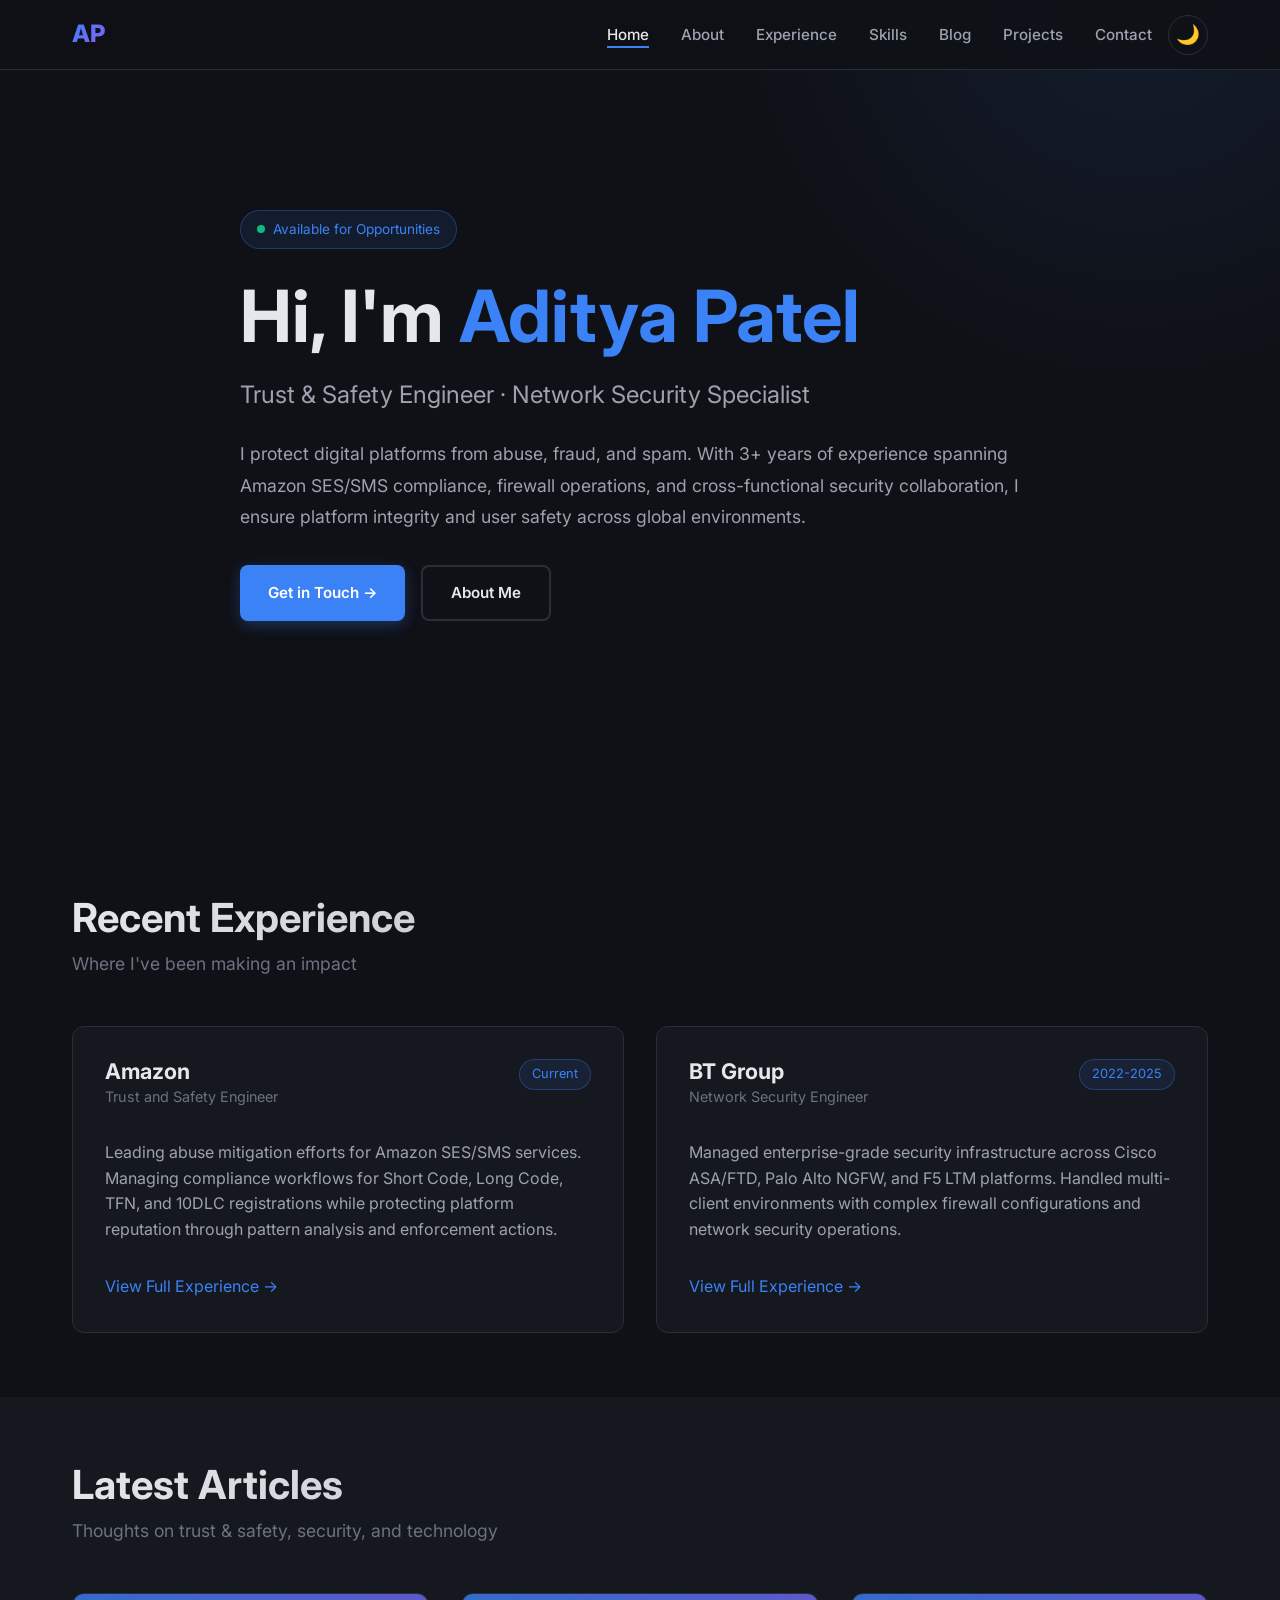
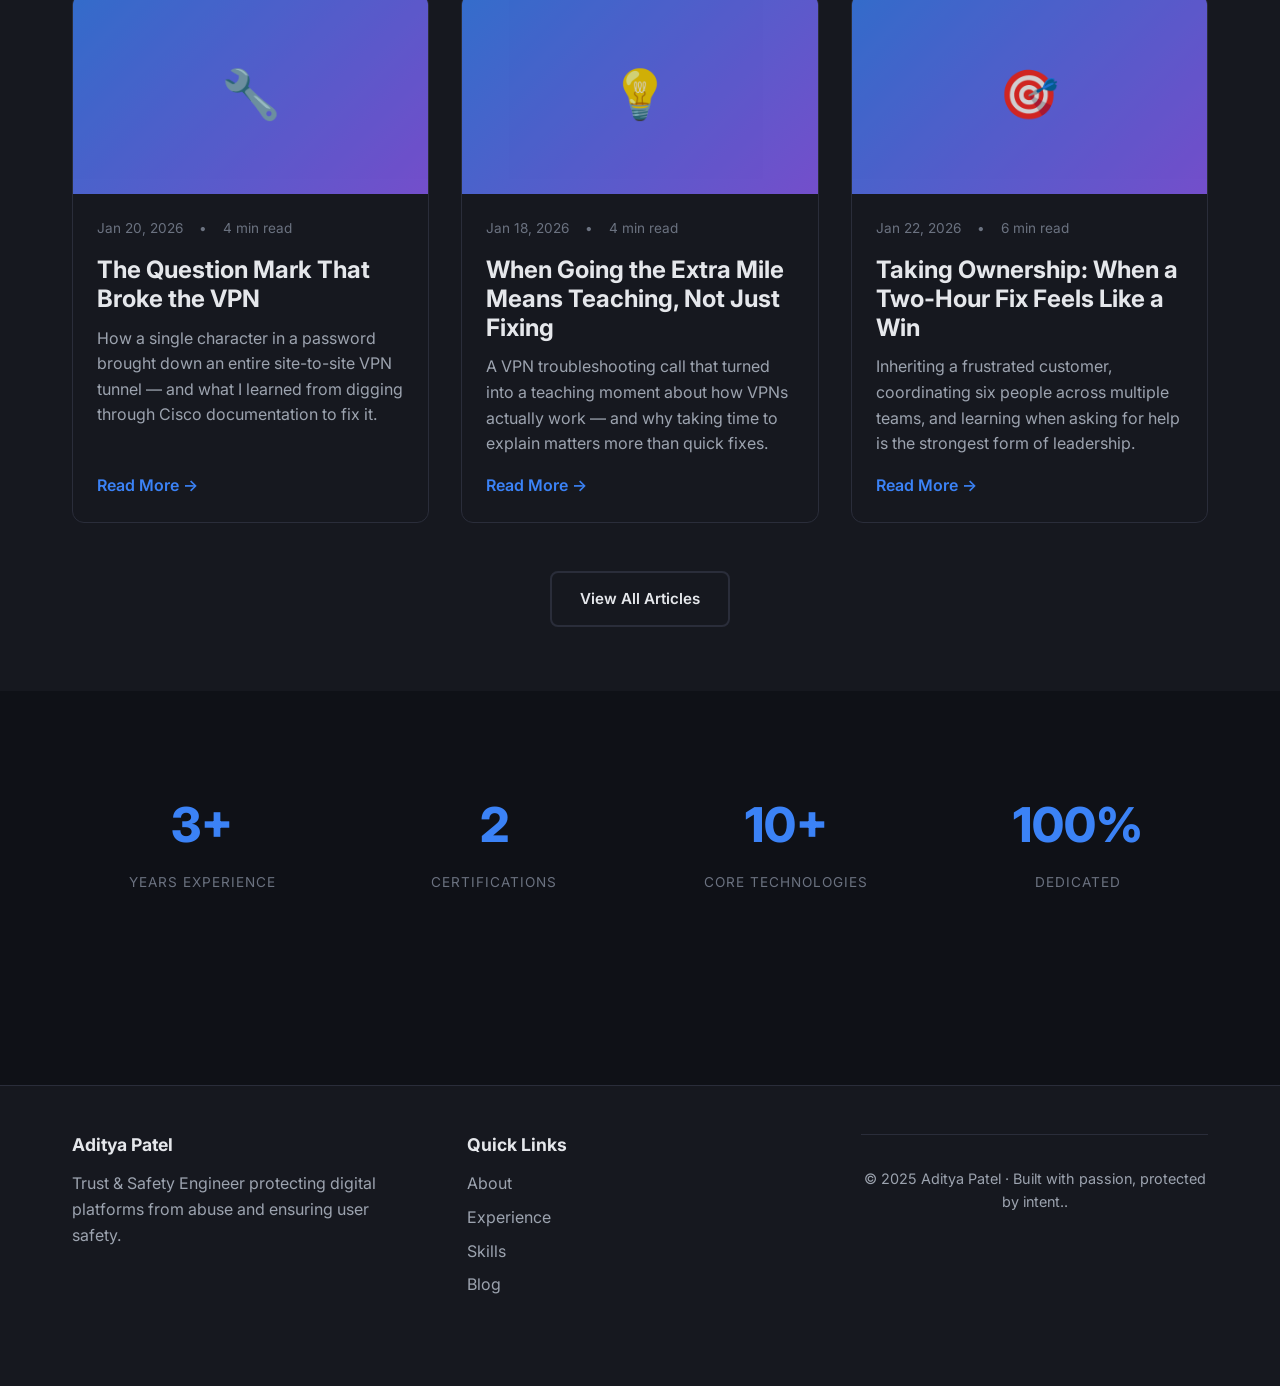
<file: index.html>
<!DOCTYPE html>
<html lang="en">
<head>
  <meta charset="UTF-8">
  <meta name="viewport" content="width=device-width, initial-scale=1.0">
  <meta name="description" content="Aditya Patel - Trust & Safety Engineer specializing in Amazon SES/SMS compliance, network security, and fraud prevention.">
  <title>Aditya Patel - Trust & Safety Engineer</title>
  <link rel="preconnect" href="https://fonts.googleapis.com">
  <link rel="preconnect" href="https://fonts.gstatic.com" crossorigin>
  <link href="https://fonts.googleapis.com/css2?family=Inter:wght@400;500;600;700;800&family=JetBrains+Mono:wght@400;500&display=swap" rel="stylesheet">
  <link rel="stylesheet" href="css/style.css">
</head>
<body>
  <!-- NAVIGATION -->
  <nav class="navbar">
    <div class="nav-container">
      <a href="index.html" class="nav-brand">AP</a>
      <button class="mobile-toggle" aria-label="Toggle navigation">☰</button>
     <div style="display: flex; align-items: center; gap: 0;">
        <ul class="nav-links">
          <li><a href="index.html" class="active">Home</a></li>
          <li><a href="about.html">About</a></li>
          <li><a href="experience.html">Experience</a></li>
          <li><a href="skills.html">Skills</a></li>
          <li><a href="blog.html">Blog</a></li>
          <li><a href="projects.html">Projects</a></li>
          <li><a href="contact.html">Contact</a></li>
        </ul>
        <button class="theme-toggle" aria-label="Toggle dark/light mode" title="Toggle theme">
          <span class="theme-icon">🌙</span>
        </button>
      </div>
    </div>
  </nav>

  <!-- HERO SECTION -->
  <section class="hero">
    <div class="container">
      <div class="hero-content">
        <div class="hero-badge">
          Available for Opportunities
        </div>
        <h1>Hi, I'm <span class="accent">Aditya Patel</span></h1>
        <p class="hero-subtitle">Trust & Safety Engineer · Network Security Specialist</p>
        <p class="hero-description">
          I protect digital platforms from abuse, fraud, and spam. With 3+ years of experience 
          spanning Amazon SES/SMS compliance, firewall operations, and cross-functional security 
          collaboration, I ensure platform integrity and user safety across global environments.
        </p>
        <div class="hero-cta">
          <a href="contact.html" class="btn btn-primary">Get in Touch →</a>
          <a href="about.html" class="btn btn-secondary">About Me</a>
        </div>
      </div>
    </div>
  </section>

  <!-- RECENT EXPERIENCE -->
  <section class="section">
    <div class="container">
      <div class="section-header">
        <h2 class="section-title">Recent Experience</h2>
        <p class="section-subtitle">Where I've been making an impact</p>
      </div>
      <div class="grid grid-2">
        <div class="card">
          <div class="card-header">
            <div>
              <h3 class="card-title">Amazon</h3>
              <p class="card-meta">Trust and Safety Engineer</p>
            </div>
            <span class="card-tag">Current</span>
          </div>
          <p style="color: var(--text-secondary);">
            Leading abuse mitigation efforts for Amazon SES/SMS services. Managing compliance workflows 
            for Short Code, Long Code, TFN, and 10DLC registrations while protecting platform reputation 
            through pattern analysis and enforcement actions.
          </p>
          <a href="experience.html" style="color: var(--accent); margin-top: 1rem; display: inline-block;">
            View Full Experience →
          </a>
        </div>
        
        <div class="card">
          <div class="card-header">
            <div>
              <h3 class="card-title">BT Group</h3>
              <p class="card-meta">Network Security Engineer</p>
            </div>
            <span class="card-tag">2022-2025</span>
          </div>
          <p style="color: var(--text-secondary);">
            Managed enterprise-grade security infrastructure across Cisco ASA/FTD, Palo Alto NGFW, 
            and F5 LTM platforms. Handled multi-client environments with complex firewall configurations 
            and network security operations.
          </p>
          <a href="experience.html" style="color: var(--accent); margin-top: 1rem; display: inline-block;">
            View Full Experience →
          </a>
        </div>
      </div>
    </div>
  </section>

  <!-- RECENT BLOG POSTS -->
  <section class="section" style="background: var(--bg-secondary); padding: 4rem 0;">
    <div class="container">
      <div class="section-header">
        <h2 class="section-title">Latest Articles</h2>
        <p class="section-subtitle">Thoughts on trust & safety, security, and technology</p>
      </div>
      <div class="grid grid-3">
        <article class="post-card">
          <div class="post-image">🔧</div>
          <div class="post-content">
            <div class="post-meta">
              <span>Jan 20, 2026</span>
              <span>•</span>
              <span>4 min read</span>
            </div>
            <h3 class="post-title">
              <a href="blog/vpn-troubleshooting.html">The Question Mark That Broke the VPN</a>
            </h3>
            <p class="post-excerpt">
              How a single character in a password brought down an entire site-to-site VPN tunnel — and what I learned from digging through Cisco documentation to fix it.
            </p>
            <a href="blog/vpn-troubleshooting.html" class="post-link">Read More →</a>
          </div>
        </article>

        <article class="post-card">
          <div class="post-image">💡</div>
          <div class="post-content">
            <div class="post-meta">
              <span>Jan 18, 2026</span>
              <span>•</span>
              <span>4 min read</span>
            </div>
            <h3 class="post-title">
              <a href="blog/teaching-not-fixing.html">When Going the Extra Mile Means Teaching, Not Just Fixing</a>
            </h3>
            <p class="post-excerpt">
              A VPN troubleshooting call that turned into a teaching moment about how VPNs actually work — and why taking time to explain matters more than quick fixes.
            </p>
            <a href="blog/teaching-not-fixing.html" class="post-link">Read More →</a>
          </div>
        </article>

        <article class="post-card">
          <div class="post-image">🎯</div>
          <div class="post-content">
            <div class="post-meta">
              <span>Jan 22, 2026</span>
              <span>•</span>
              <span>6 min read</span>
            </div>
            <h3 class="post-title">
              <a href="blog/taking-ownership.html">Taking Ownership: When a Two-Hour Fix Feels Like a Win</a>
            </h3>
            <p class="post-excerpt">
              Inheriting a frustrated customer, coordinating six people across multiple teams, and learning when asking for help is the strongest form of leadership.
            </p>
            <a href="blog/taking-ownership.html" class="post-link">Read More →</a>
          </div>
        </article>
      </div>
      <div style="text-align: center; margin-top: 3rem;">
        <a href="blog.html" class="btn btn-secondary">View All Articles</a>
      </div>
    </div>
  </section>

  <!-- QUICK STATS -->
  <section class="section">
    <div class="container">
      <div class="grid" style="grid-template-columns: repeat(auto-fit, minmax(200px, 1fr));">
        <div style="text-align: center; padding: 2rem;">
          <div style="font-size: 3rem; font-weight: 800; color: var(--accent); margin-bottom: 0.5rem;">3+</div>
          <div style="color: var(--text-muted); text-transform: uppercase; font-size: 0.85rem; letter-spacing: 1px;">Years Experience</div>
        </div>
        <div style="text-align: center; padding: 2rem;">
          <div style="font-size: 3rem; font-weight: 800; color: var(--accent); margin-bottom: 0.5rem;">2</div>
          <div style="color: var(--text-muted); text-transform: uppercase; font-size: 0.85rem; letter-spacing: 1px;">Certifications</div>
        </div>
        <div style="text-align: center; padding: 2rem;">
          <div style="font-size: 3rem; font-weight: 800; color: var(--accent); margin-bottom: 0.5rem;">10+</div>
          <div style="color: var(--text-muted); text-transform: uppercase; font-size: 0.85rem; letter-spacing: 1px;">Core Technologies</div>
        </div>
        <div style="text-align: center; padding: 2rem;">
          <div style="font-size: 3rem; font-weight: 800; color: var(--accent); margin-bottom: 0.5rem;">100%</div>
          <div style="color: var(--text-muted); text-transform: uppercase; font-size: 0.85rem; letter-spacing: 1px;">Dedicated</div>
        </div>
      </div>
    </div>
  </section>

  <!-- FOOTER -->
  <footer class="footer">
    <div class="container">
      <div class="footer-content">
        <div class="footer-section">
          <h3>Aditya Patel</h3>
          <p style="color: var(--text-secondary);">
            Trust & Safety Engineer protecting digital platforms from abuse and ensuring user safety.
          </p>
        </div>
        <div class="footer-section">
          <h3>Quick Links</h3>
          <ul class="footer-links">
            <li><a href="about.html">About</a></li>
            <li><a href="experience.html">Experience</a></li>
            <li><a href="skills.html">Skills</a></li>
            <li><a href="blog.html">Blog</a></li>
          </ul>
        </div>
        <div class="footer-bottom">
        <p>&copy; 2025 Aditya Patel · Built with passion, protected by intent..</p>
      </div>
 </div>
  </footer>

  <script src="js/main.js"></script>
</body>
</html>
</file>
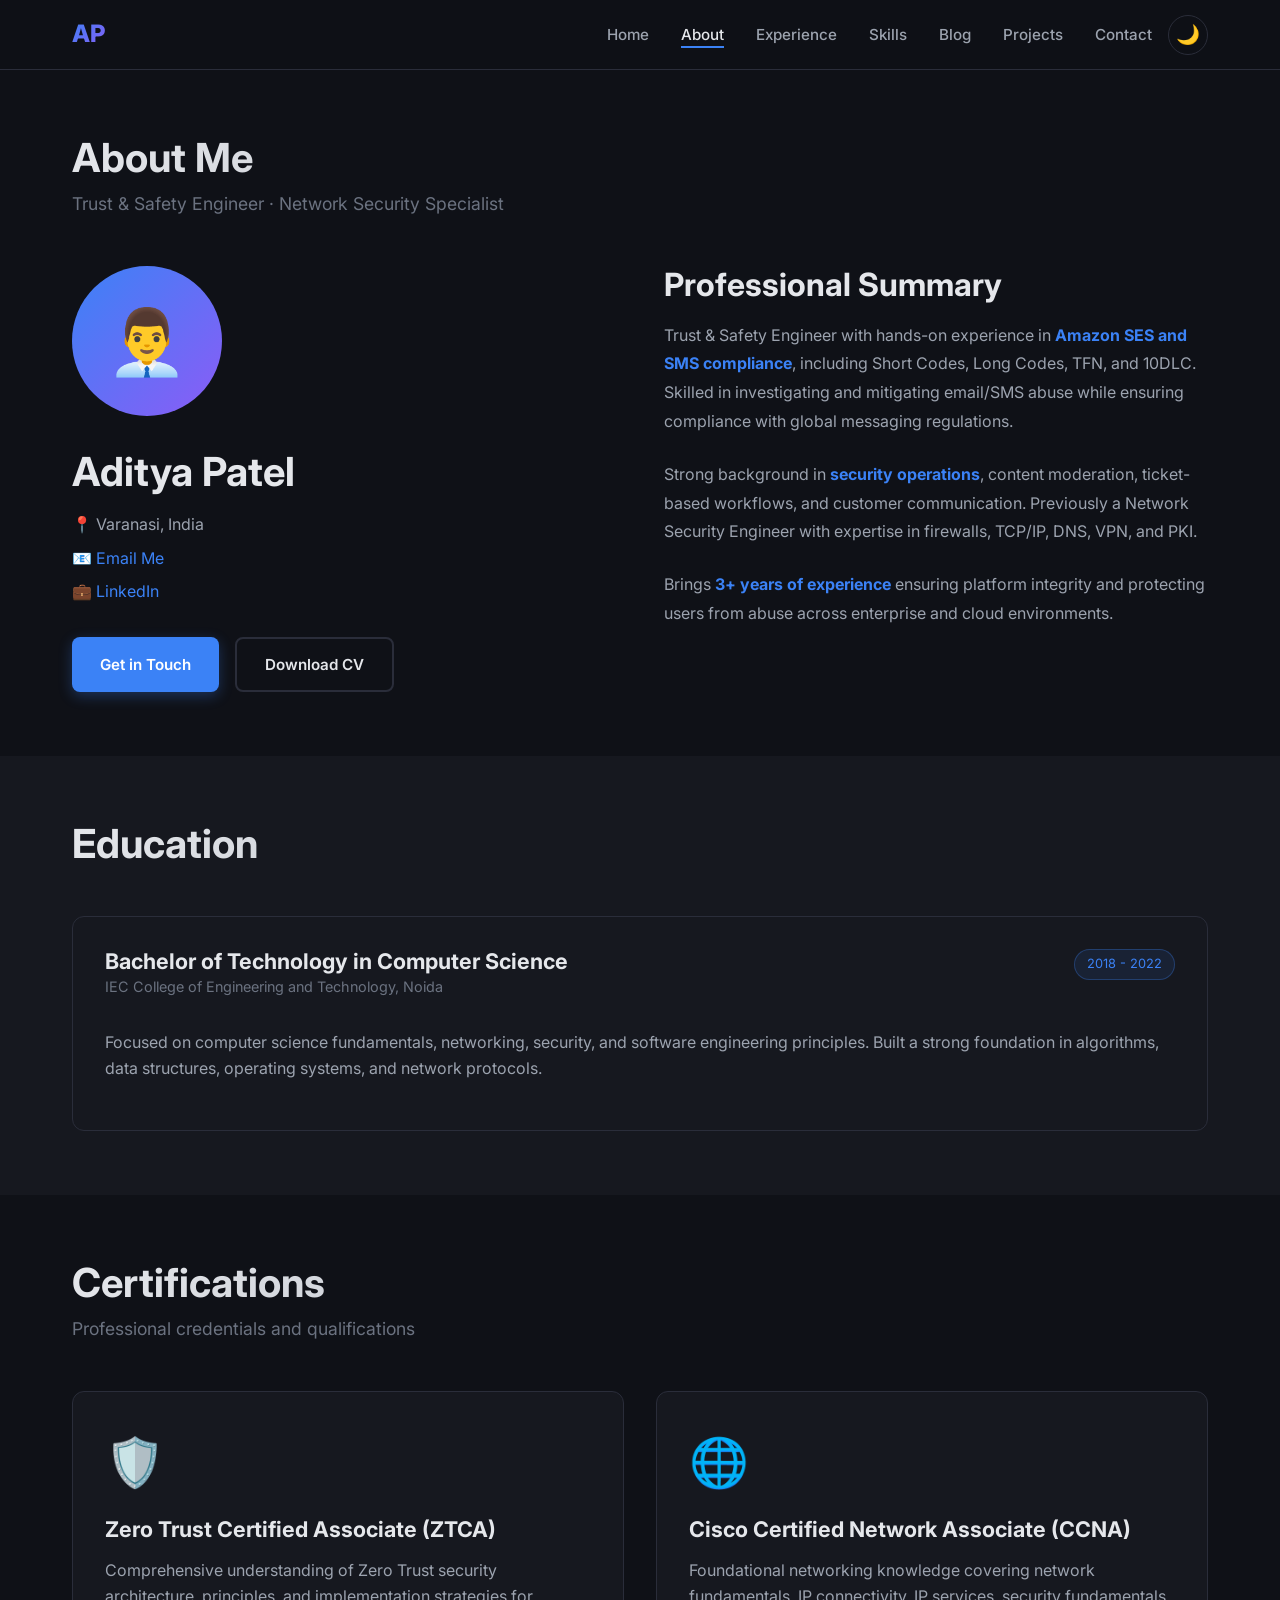
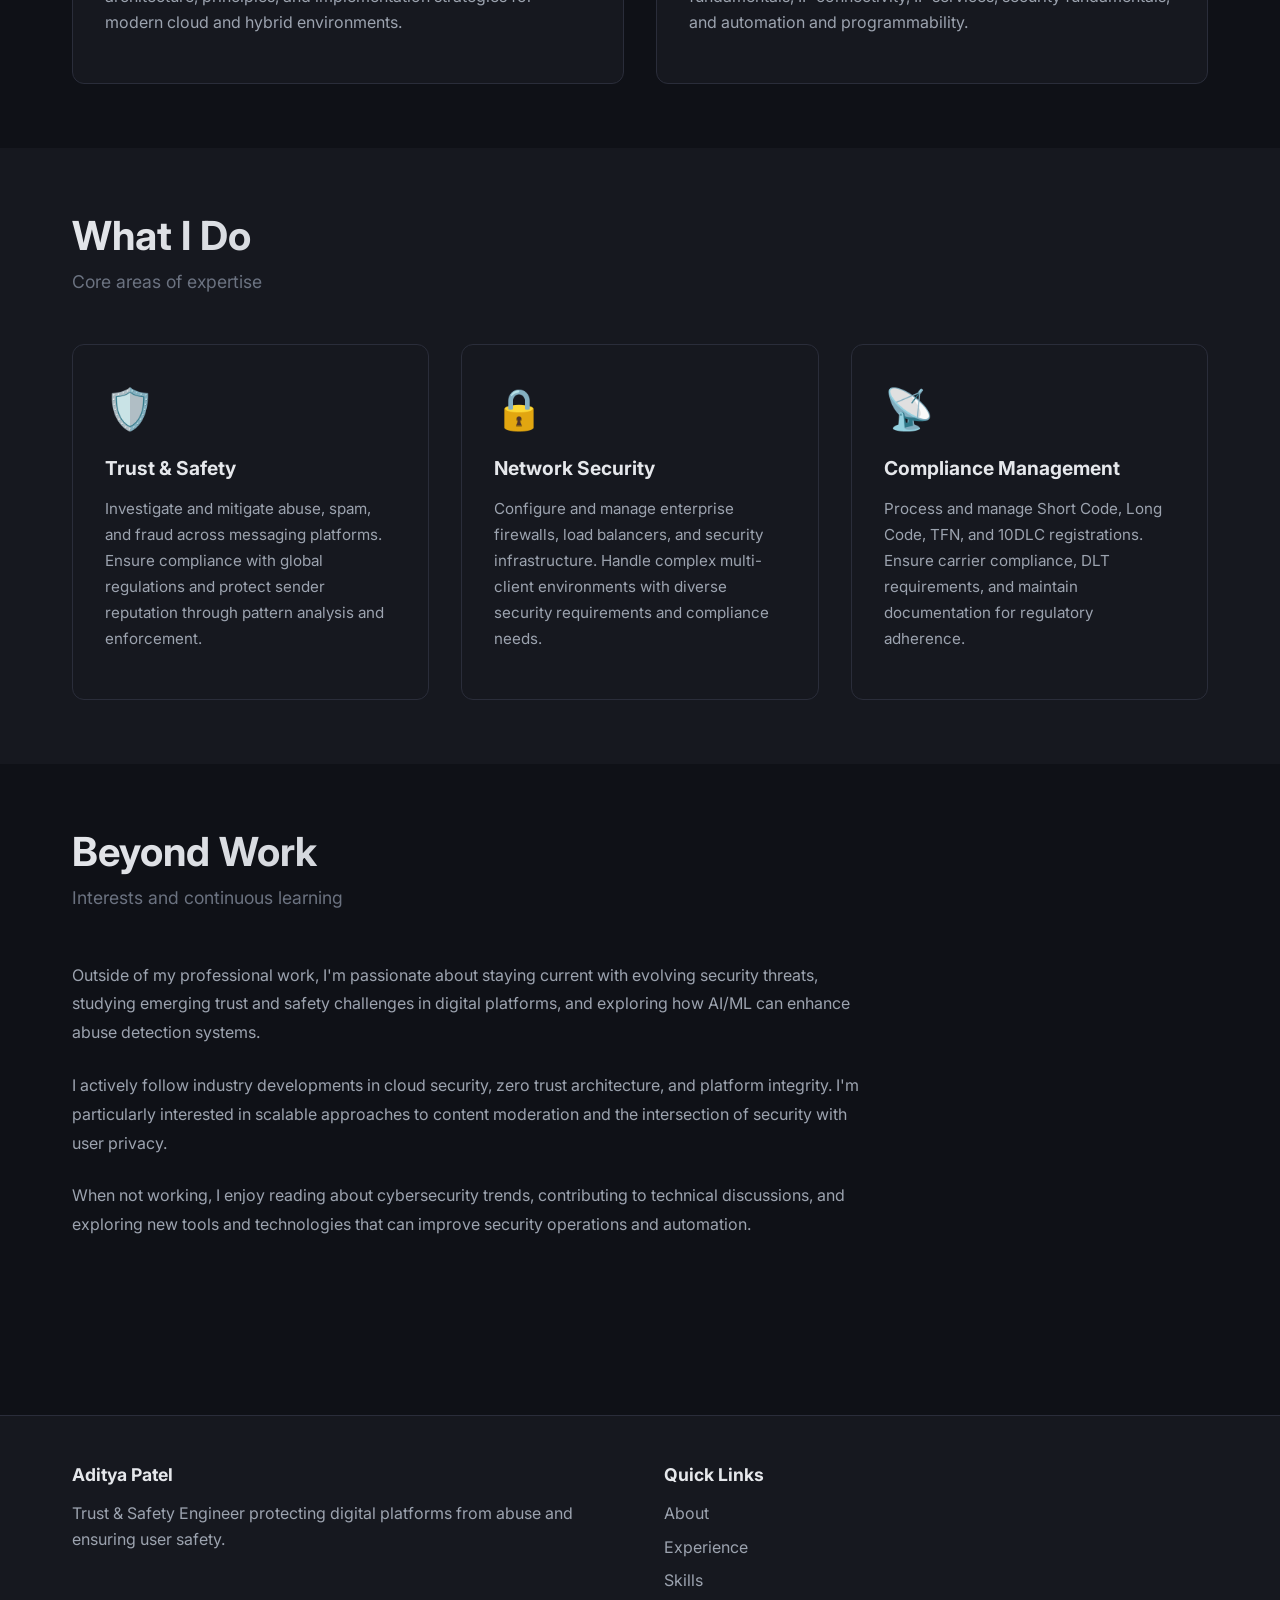
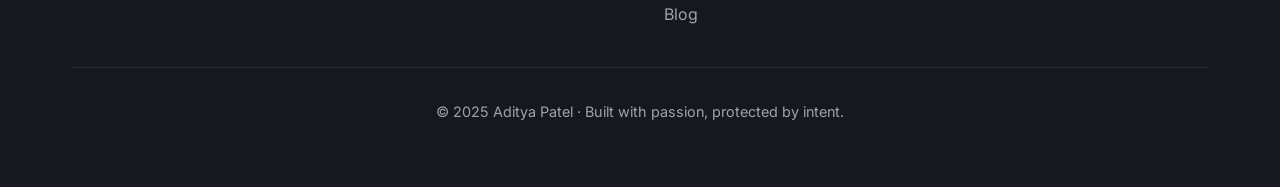
<file: about.html>
<!DOCTYPE html>
<html lang="en">
<head>
  <meta charset="UTF-8">
  <meta name="viewport" content="width=device-width, initial-scale=1.0">
  <meta name="description" content="About Aditya Patel - Trust & Safety Engineer with expertise in platform security and abuse prevention.">
  <title>About - Aditya Patel</title>
  <link rel="preconnect" href="https://fonts.googleapis.com">
  <link rel="preconnect" href="https://fonts.gstatic.com" crossorigin>
  <link href="https://fonts.googleapis.com/css2?family=Inter:wght@400;500;600;700;800&family=JetBrains+Mono:wght@400;500&display=swap" rel="stylesheet">
  <link rel="stylesheet" href="css/style.css">
</head>
<body>
  <!-- NAVIGATION -->
  <nav class="navbar">
    <div class="nav-container">
      <a href="index.html" class="nav-brand">AP</a>
      <button class="mobile-toggle" aria-label="Toggle navigation">☰</button>
     <div style="display: flex; align-items: center; gap: 0;">
        <ul class="nav-links">
         <li><a href="index.html">Home</a></li>
<li><a href="about.html" class="active">About</a></li>
<li><a href="experience.html">Experience</a></li>
<li><a href="skills.html">Skills</a></li>
<li><a href="blog.html">Blog</a></li>
<li><a href="projects.html">Projects</a></li>
<li><a href="contact.html">Contact</a></li>
        </ul>
        <button class="theme-toggle" aria-label="Toggle dark/light mode" title="Toggle theme">
          <span class="theme-icon">🌙</span>
        </button>
      </div>
    </div>
  </nav>

  <div class="page-wrapper">
    <!-- ABOUT HEADER -->
    <section class="section">
      <div class="container">
        <div class="section-header">
          <h1 class="section-title">About Me</h1>
          <p class="section-subtitle">Trust & Safety Engineer · Network Security Specialist</p>
        </div>

        <div class="grid grid-2" style="gap: 3rem; margin-top: 3rem;">
          <!-- Profile Info -->
          <div>
            <div style="width: 150px; height: 150px; background: linear-gradient(135deg, var(--accent) 0%, #8b5cf6 100%); border-radius: 50%; display: flex; align-items: center; justify-content: center; font-size: 4rem; margin-bottom: 2rem;">
              👨‍💼
            </div>
            <h2 style="margin-bottom: 1rem;">Aditya Patel</h2>
            <div style="color: var(--text-secondary); margin-bottom: 2rem;">
              <p style="margin-bottom: 0.5rem;">📍 Varanasi, India</p>
             <p style="margin-bottom: 0.5rem;">📧 <a href="mailto:aditya10328@gmail.com">Email Me</a></p>
              <p style="margin-bottom: 0.5rem;">💼 <a href="https://www.linkedin.com/in/adityap103/" target="_blank" rel="noopener noreferrer">LinkedIn</a>
            </div>
            
            <div style="display: flex; gap: 1rem; margin-top: 2rem;">
              <a href="contact.html" class="btn btn-primary">Get in Touch</a>
              <a href="AdityaP.pdf" class="btn btn-secondary" download>Download CV</a>
            </div>
          </div>

          <!-- Bio -->
          <div>
            <h3 style="margin-bottom: 1rem;">Professional Summary</h3>
            <p style="color: var(--text-secondary); line-height: 1.8; margin-bottom: 1.5rem;">
              Trust & Safety Engineer with hands-on experience in <strong style="color: var(--accent);">Amazon SES and SMS compliance</strong>, 
              including Short Codes, Long Codes, TFN, and 10DLC. Skilled in investigating and mitigating email/SMS abuse 
              while ensuring compliance with global messaging regulations.
            </p>
            <p style="color: var(--text-secondary); line-height: 1.8; margin-bottom: 1.5rem;">
              Strong background in <strong style="color: var(--accent);">security operations</strong>, content moderation, 
              ticket-based workflows, and customer communication. Previously a Network Security Engineer with expertise 
              in firewalls, TCP/IP, DNS, VPN, and PKI.
            </p>
            <p style="color: var(--text-secondary); line-height: 1.8;">
              Brings <strong style="color: var(--accent);">3+ years of experience</strong> ensuring platform integrity 
              and protecting users from abuse across enterprise and cloud environments.
            </p>
          </div>
        </div>
      </div>
    </section>

    <!-- EDUCATION -->
    <section class="section" style="background: var(--bg-secondary); padding: 4rem 0;">
      <div class="container">
        <div class="section-header">
          <h2 class="section-title">Education</h2>
        </div>
        <div class="card">
          <div class="card-header">
            <div>
              <h3 class="card-title">Bachelor of Technology in Computer Science</h3>
              <p class="card-meta">IEC College of Engineering and Technology, Noida</p>
            </div>
            <span class="card-tag">2018 - 2022</span>
          </div>
          <p style="color: var(--text-secondary);">
            Focused on computer science fundamentals, networking, security, and software engineering principles.
            Built a strong foundation in algorithms, data structures, operating systems, and network protocols.
          </p>
        </div>
      </div>
    </section>

    <!-- CERTIFICATIONS -->
    <section class="section">
      <div class="container">
        <div class="section-header">
          <h2 class="section-title">Certifications</h2>
          <p class="section-subtitle">Professional credentials and qualifications</p>
        </div>
        <div class="grid grid-2">
          <div class="card">
            <div style="font-size: 3rem; margin-bottom: 1rem;">🛡️</div>
            <h3 class="card-title">Zero Trust Certified Associate (ZTCA)</h3>
            <p style="color: var(--text-secondary); margin-top: 1rem;">
              Comprehensive understanding of Zero Trust security architecture, principles, and implementation strategies 
              for modern cloud and hybrid environments.
            </p>
          </div>
          
          <div class="card">
            <div style="font-size: 3rem; margin-bottom: 1rem;">🌐</div>
            <h3 class="card-title">Cisco Certified Network Associate (CCNA)</h3>
            <p style="color: var(--text-secondary); margin-top: 1rem;">
              Foundational networking knowledge covering network fundamentals, IP connectivity, IP services, 
              security fundamentals, and automation and programmability.
            </p>
          </div>
        </div>
      </div>
    </section>

    <!-- WHAT I DO -->
    <section class="section" style="background: var(--bg-secondary); padding: 4rem 0;">
      <div class="container">
        <div class="section-header">
          <h2 class="section-title">What I Do</h2>
          <p class="section-subtitle">Core areas of expertise</p>
        </div>
        <div class="grid grid-3">
          <div class="card">
            <div style="font-size: 2.5rem; margin-bottom: 1rem;">🛡️</div>
            <h3 style="font-size: 1.2rem; margin-bottom: 1rem;">Trust & Safety</h3>
            <p style="color: var(--text-secondary); font-size: 0.95rem; line-height: 1.7;">
              Investigate and mitigate abuse, spam, and fraud across messaging platforms. Ensure compliance 
              with global regulations and protect sender reputation through pattern analysis and enforcement.
            </p>
          </div>

          <div class="card">
            <div style="font-size: 2.5rem; margin-bottom: 1rem;">🔒</div>
            <h3 style="font-size: 1.2rem; margin-bottom: 1rem;">Network Security</h3>
            <p style="color: var(--text-secondary); font-size: 0.95rem; line-height: 1.7;">
              Configure and manage enterprise firewalls, load balancers, and security infrastructure. 
              Handle complex multi-client environments with diverse security requirements and compliance needs.
            </p>
          </div>

          <div class="card">
            <div style="font-size: 2.5rem; margin-bottom: 1rem;">📡</div>
            <h3 style="font-size: 1.2rem; margin-bottom: 1rem;">Compliance Management</h3>
            <p style="color: var(--text-secondary); font-size: 0.95rem; line-height: 1.7;">
              Process and manage Short Code, Long Code, TFN, and 10DLC registrations. Ensure carrier compliance, 
              DLT requirements, and maintain documentation for regulatory adherence.
            </p>
          </div>
        </div>
      </div>
    </section>

    <!-- INTERESTS -->
    <section class="section">
      <div class="container">
        <div class="section-header">
          <h2 class="section-title">Beyond Work</h2>
          <p class="section-subtitle">Interests and continuous learning</p>
        </div>
        <div style="max-width: 800px;">
          <p style="color: var(--text-secondary); line-height: 1.8; margin-bottom: 1.5rem;">
            Outside of my professional work, I'm passionate about staying current with evolving security threats, 
            studying emerging trust and safety challenges in digital platforms, and exploring how AI/ML can enhance 
            abuse detection systems.
          </p>
          <p style="color: var(--text-secondary); line-height: 1.8; margin-bottom: 1.5rem;">
            I actively follow industry developments in cloud security, zero trust architecture, and platform integrity. 
            I'm particularly interested in scalable approaches to content moderation and the intersection of security 
            with user privacy.
          </p>
          <p style="color: var(--text-secondary); line-height: 1.8;">
            When not working, I enjoy reading about cybersecurity trends, contributing to technical discussions, 
            and exploring new tools and technologies that can improve security operations and automation.
          </p>
        </div>
      </div>
    </section>
  </div>

  <!-- FOOTER -->
  <footer class="footer">
    <div class="container">
      <div class="footer-content">
        <div class="footer-section">
          <h3>Aditya Patel</h3>
          <p style="color: var(--text-secondary);">
            Trust & Safety Engineer protecting digital platforms from abuse and ensuring user safety.
          </p>
        </div>
        <div class="footer-section">
          <h3>Quick Links</h3>
          <ul class="footer-links">
            <li><a href="about.html">About</a></li>
            <li><a href="experience.html">Experience</a></li>
            <li><a href="skills.html">Skills</a></li>
            <li><a href="blog.html">Blog</a></li>
          </ul>
        </div>
      </div>
      <div class="footer-bottom">
        <p>&copy; 2025 Aditya Patel · Built with passion, protected by intent.</p>
      </div>
      </div>
  </footer>

  <script src="js/main.js"></script> 
</body>
</html>
</file>
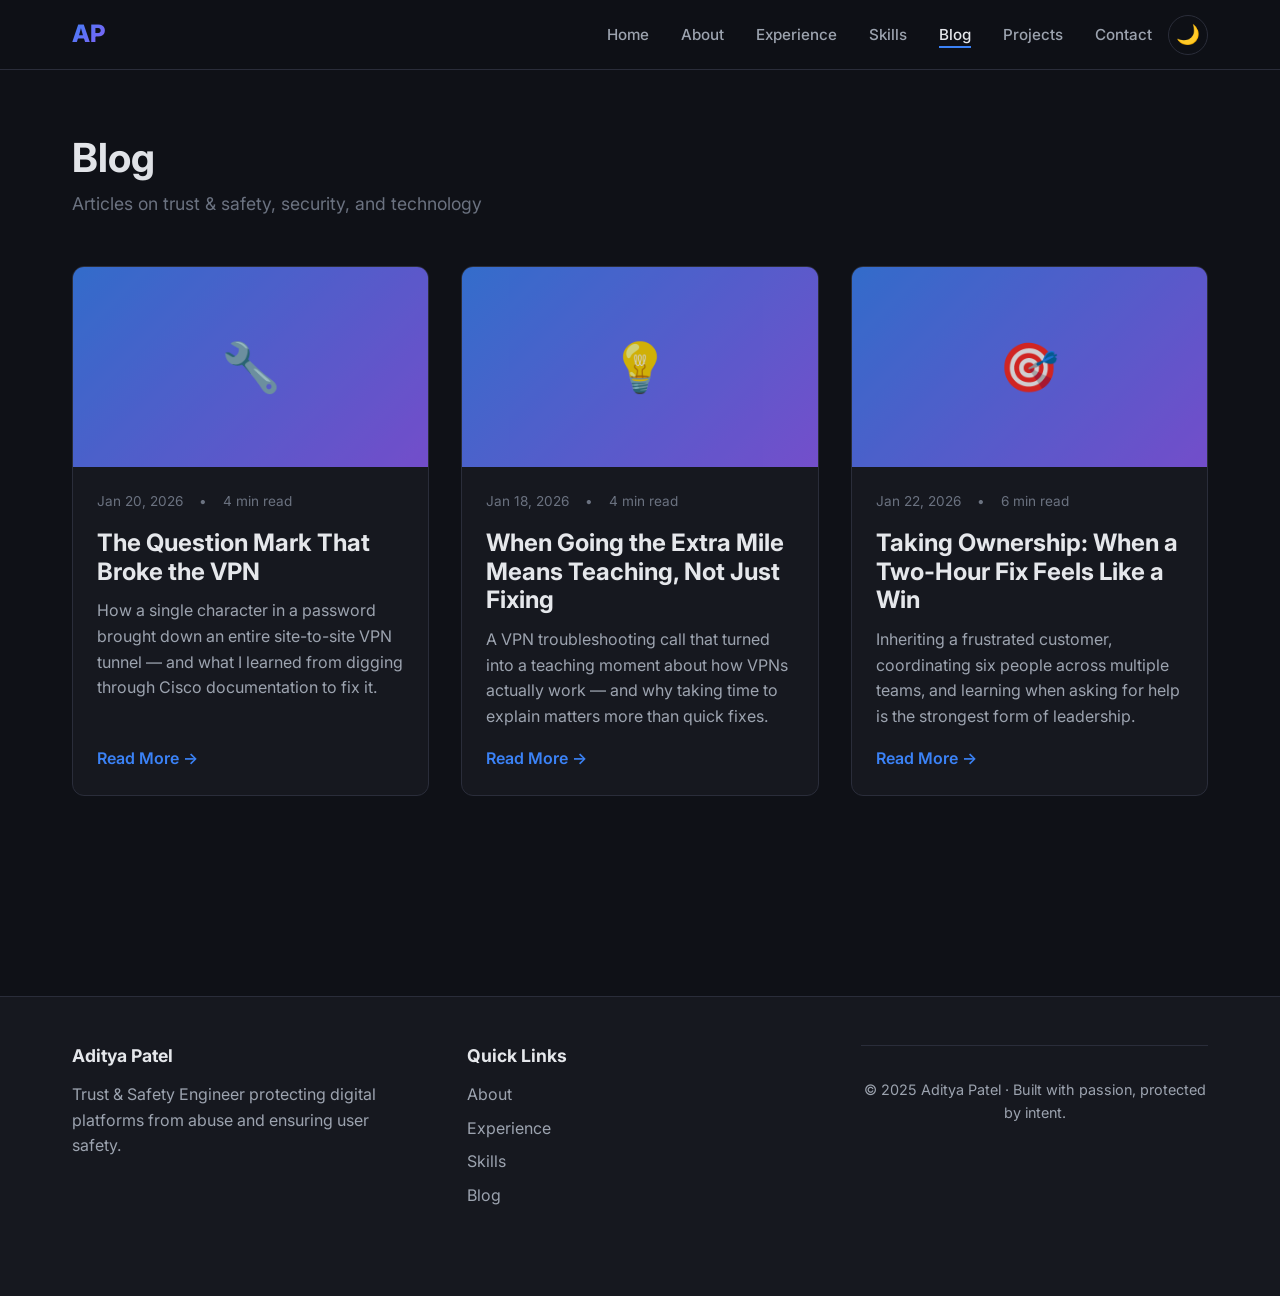
<file: blog.html>
<!DOCTYPE html>
<html lang="en">
<head>
  <meta charset="UTF-8">
  <meta name="viewport" content="width=device-width, initial-scale=1.0">
  <meta name="description" content="Blog articles by Aditya Patel on trust & safety, network security, and technology.">
  <title>Blog - Aditya Patel</title>
  <link rel="preconnect" href="https://fonts.googleapis.com">
  <link rel="preconnect" href="https://fonts.gstatic.com" crossorigin>
  <link href="https://fonts.googleapis.com/css2?family=Inter:wght@400;500;600;700;800&family=JetBrains+Mono:wght@400;500&display=swap" rel="stylesheet">
  <link rel="stylesheet" href="css/style.css">
</head>
<body>
  <nav class="navbar">
    <div class="nav-container">
      <a href="index.html" class="nav-brand">AP</a>
      <button class="mobile-toggle" aria-label="Toggle navigation">☰</button>
     <div style="display: flex; align-items: center; gap: 0;">
        <ul class="nav-links">
          <li><a href="index.html">Home</a></li>
<li><a href="about.html">About</a></li>
<li><a href="experience.html">Experience</a></li>
<li><a href="skills.html">Skills</a></li>
<li><a href="blog.html" class="active">Blog</a></li>
<li><a href="projects.html">Projects</a></li>
<li><a href="contact.html">Contact</a></li>
        </ul>
        <button class="theme-toggle" aria-label="Toggle dark/light mode" title="Toggle theme">
          <span class="theme-icon">🌙</span>
        </button>
      </div>
    </div>
  </nav>

  <div class="page-wrapper">
    <section class="section">
      <div class="container">
        <div class="section-header">
          <h1 class="section-title">Blog</h1>
          <p class="section-subtitle">Articles on trust & safety, security, and technology</p>
        </div>

        <div class="grid grid-3">
          <article class="post-card">
            <div class="post-image">🔧</div>
            <div class="post-content">
              <div class="post-meta">
                <span>Jan 20, 2026</span>
                <span>•</span>
                <span>4 min read</span>
              </div>
              <h3 class="post-title">
                <a href="blog/vpn-troubleshooting.html">The Question Mark That Broke the VPN</a>
              </h3>
              <p class="post-excerpt">
                How a single character in a password brought down an entire site-to-site VPN tunnel — and what I learned from digging through Cisco documentation to fix it.
              </p>
              <a href="blog/vpn-troubleshooting.html" class="post-link">Read More →</a>
            </div>
          </article>

          <article class="post-card">
            <div class="post-image">💡</div>
            <div class="post-content">
              <div class="post-meta">
                <span>Jan 18, 2026</span>
                <span>•</span>
                <span>4 min read</span>
              </div>
              <h3 class="post-title">
                <a href="blog/teaching-not-fixing.html">When Going the Extra Mile Means Teaching, Not Just Fixing</a>
              </h3>
              <p class="post-excerpt">
                A VPN troubleshooting call that turned into a teaching moment about how VPNs actually work — and why taking time to explain matters more than quick fixes.
              </p>
              <a href="blog/teaching-not-fixing.html" class="post-link">Read More →</a>
            </div>
          </article>

          <article class="post-card">
            <div class="post-image">🎯</div>
            <div class="post-content">
              <div class="post-meta">
                <span>Jan 22, 2026</span>
                <span>•</span>
                <span>6 min read</span>
              </div>
              <h3 class="post-title">
                <a href="blog/taking-ownership.html">Taking Ownership: When a Two-Hour Fix Feels Like a Win</a>
              </h3>
              <p class="post-excerpt">
                Inheriting a frustrated customer, coordinating six people across multiple teams, and learning when asking for help is the strongest form of leadership.
              </p>
              <a href="blog/taking-ownership.html" class="post-link">Read More →</a>
            </div>
          </article>
        </div>
      </div>
    </section>
  </div>

  <footer class="footer">
    <div class="container">
      <div class="footer-content">
        <div class="footer-section">
          <h3>Aditya Patel</h3>
          <p style="color: var(--text-secondary);">
            Trust & Safety Engineer protecting digital platforms from abuse and ensuring user safety.
          </p>
        </div>
        <div class="footer-section">
          <h3>Quick Links</h3>
          <ul class="footer-links">
            <li><a href="about.html">About</a></li>
            <li><a href="experience.html">Experience</a></li>
            <li><a href="skills.html">Skills</a></li>
            <li><a href="blog.html">Blog</a></li>
          </ul>
        </div>
   <div class="footer-bottom">
        <p>&copy; 2025 Aditya Patel · Built with passion, protected by intent.</p>
      </div>
   </div>
  </footer>

  <script src="js/main.js"></script>      
</body>
</html>
</file>
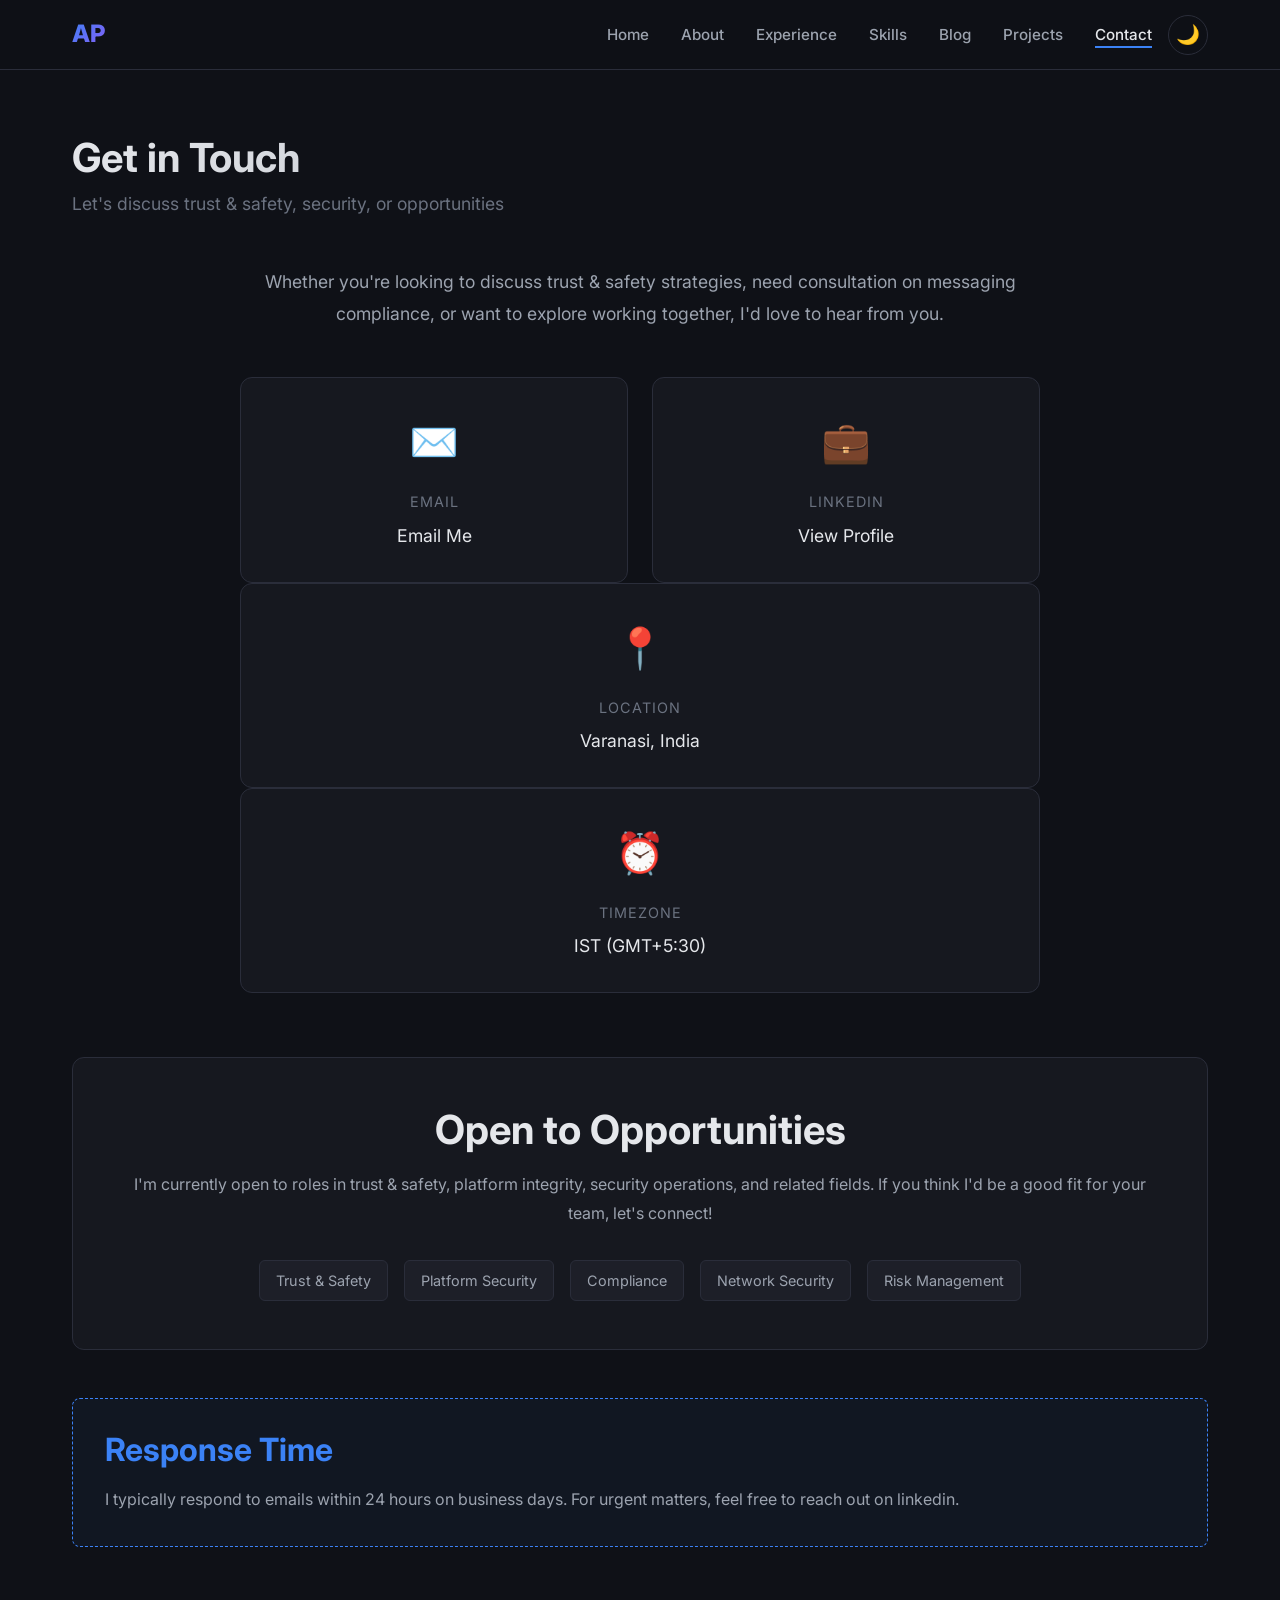
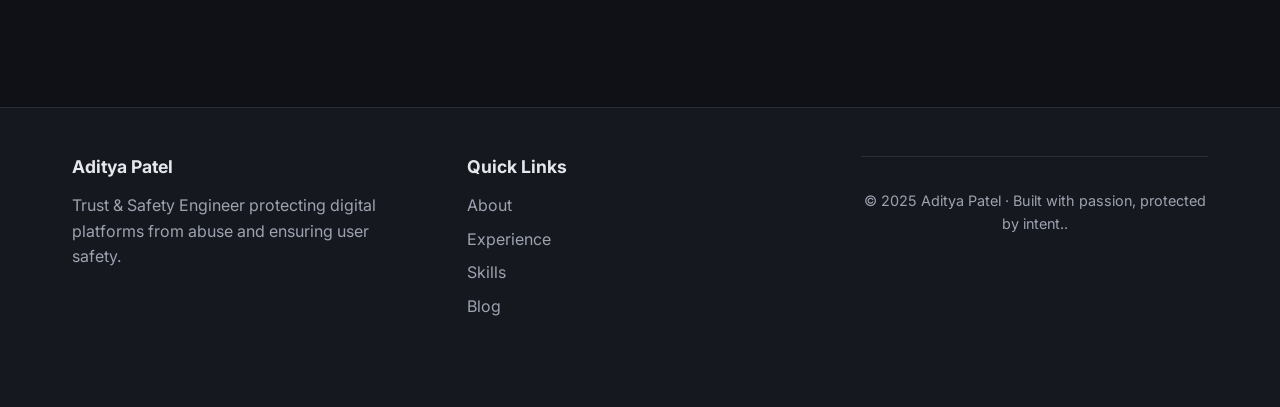
<file: contact.html>
<!DOCTYPE html>
<html lang="en">
<head>
  <meta charset="UTF-8">
  <meta name="viewport" content="width=device-width, initial-scale=1.0">
  <title>Contact - Aditya Patel</title>
  <link href="https://fonts.googleapis.com/css2?family=Inter:wght@400;500;600;700;800&family=JetBrains+Mono:wght@400;500&display=swap" rel="stylesheet">
  <link rel="stylesheet" href="css/style.css">
</head>
<body>
  <nav class="navbar">
    <div class="nav-container">
      <a href="index.html" class="nav-brand">AP</a>
      <button class="mobile-toggle">☰</button>
      <div style="display: flex; align-items: center; gap: 0;">
        <ul class="nav-links">
          <li><a href="index.html">Home</a></li>
          <li><a href="about.html">About</a></li>
          <li><a href="experience.html">Experience</a></li>
          <li><a href="skills.html">Skills</a></li>
          <li><a href="blog.html">Blog</a></li>
          <li><a href="projects.html">Projects</a></li>
          <li><a href="contact.html" class="active">Contact</a></li>
        </ul>
        <button class="theme-toggle" aria-label="Toggle dark/light mode" title="Toggle theme">
          <span class="theme-icon">🌙</span>
        </button>
      </div>
    </div>
  </nav>

  <div class="page-wrapper">
    <section class="section">
      <div class="container">
        <div class="section-header">
          <h1 class="section-title">Get in Touch</h1>
          <p class="section-subtitle">Let's discuss trust & safety, security, or opportunities</p>
        </div>

        <div style="max-width: 800px; margin: 0 auto;">
          <p style="color: var(--text-secondary); text-align: center; line-height: 1.8; margin-bottom: 3rem; font-size: 1.1rem;">
            Whether you're looking to discuss trust & safety strategies, need consultation on messaging compliance, 
            or want to explore working together, I'd love to hear from you.
          </p>

         <div class="contact-grid">
  <!-- Email -->
  <a id="emailCard" class="contact-card">
    <div class="contact-icon">✉️</div>
    <div>
      <div class="contact-label">Email</div>
      <div class="contact-value">Email Me</div>
    </div>
  </a>

  <!-- LinkedIn -->
  <a
    href="https://www.linkedin.com/in/adityap103/"
    target="_blank"
    rel="noopener noreferrer"
    class="contact-card"
  >
    <div class="contact-icon">💼</div>
    <div>
      <div class="contact-label">LinkedIn</div>
      <div class="contact-value">View Profile</div>
    </div>
  </a>
</div>

<script>
  const u = "aditya10328";
  const d = "gmail.com";
  document.getElementById("emailCard").href = "mailto:" + u + "@" + d;</script>
            </a>

            <div class="contact-card" style="cursor: default;">
              <div class="contact-icon">📍</div>
              <div>
                <div class="contact-label">Location</div>
                <div class="contact-value">Varanasi, India</div>
              </div>
            </div>

            <div class="contact-card" style="cursor: default;">
              <div class="contact-icon">⏰</div>
              <div>
                <div class="contact-label">Timezone</div>
                <div class="contact-value">IST (GMT+5:30)</div>
              </div>
            </div>
          </div>

          <div style="margin-top: 4rem; background: var(--bg-secondary); border: 1px solid var(--border); border-radius: 12px; padding: 3rem; text-align: center;">
            <h2 style="margin-bottom: 1rem;">Open to Opportunities</h2>
            <p style="color: var(--text-secondary); line-height: 1.8; margin-bottom: 2rem;">
              I'm currently open to roles in trust & safety, platform integrity, security operations, and related fields. 
              If you think I'd be a good fit for your team, let's connect!
            </p>
            <div style="display: flex; gap: 1rem; justify-content: center; flex-wrap: wrap;">
              <span class="skill-tag">Trust & Safety</span>
              <span class="skill-tag">Platform Security</span>
              <span class="skill-tag">Compliance</span>
              <span class="skill-tag">Network Security</span>
              <span class="skill-tag">Risk Management</span>
            </div>
          </div>

          <div style="margin-top: 3rem; padding: 2rem; background: rgba(59, 130, 246, 0.05); border: 1px dashed var(--accent); border-radius: 8px;">
            <h3 style="color: var(--accent); margin-bottom: 1rem;">Response Time</h3>
            <p style="color: var(--text-secondary); line-height: 1.8; margin: 0;">
              I typically respond to emails within 24 hours on business days. For urgent matters, 
              feel free to reach out on linkedin.
            </p>
          </div>
        </div>
      </div>
    </section>
  </div>

  <footer class="footer">
    <div class="container">
      <div class="footer-content">
        <div class="footer-section">
          <h3>Aditya Patel</h3>
          <p style="color: var(--text-secondary);">
            Trust & Safety Engineer protecting digital platforms from abuse and ensuring user safety.
          </p>
        </div>
        <div class="footer-section">
          <h3>Quick Links</h3>
          <ul class="footer-links">
            <li><a href="about.html">About</a></li>
            <li><a href="experience.html">Experience</a></li>
            <li><a href="skills.html">Skills</a></li>
            <li><a href="blog.html">Blog</a></li>
          </ul>
        </div>
           <div class="footer-bottom">
        <p>&copy; 2025 Aditya Patel · Built with passion, protected by intent..</p>
      </div>
       </div>
  </footer>

  <script src="js/main.js"></script>  
</body>
</html>
</file>
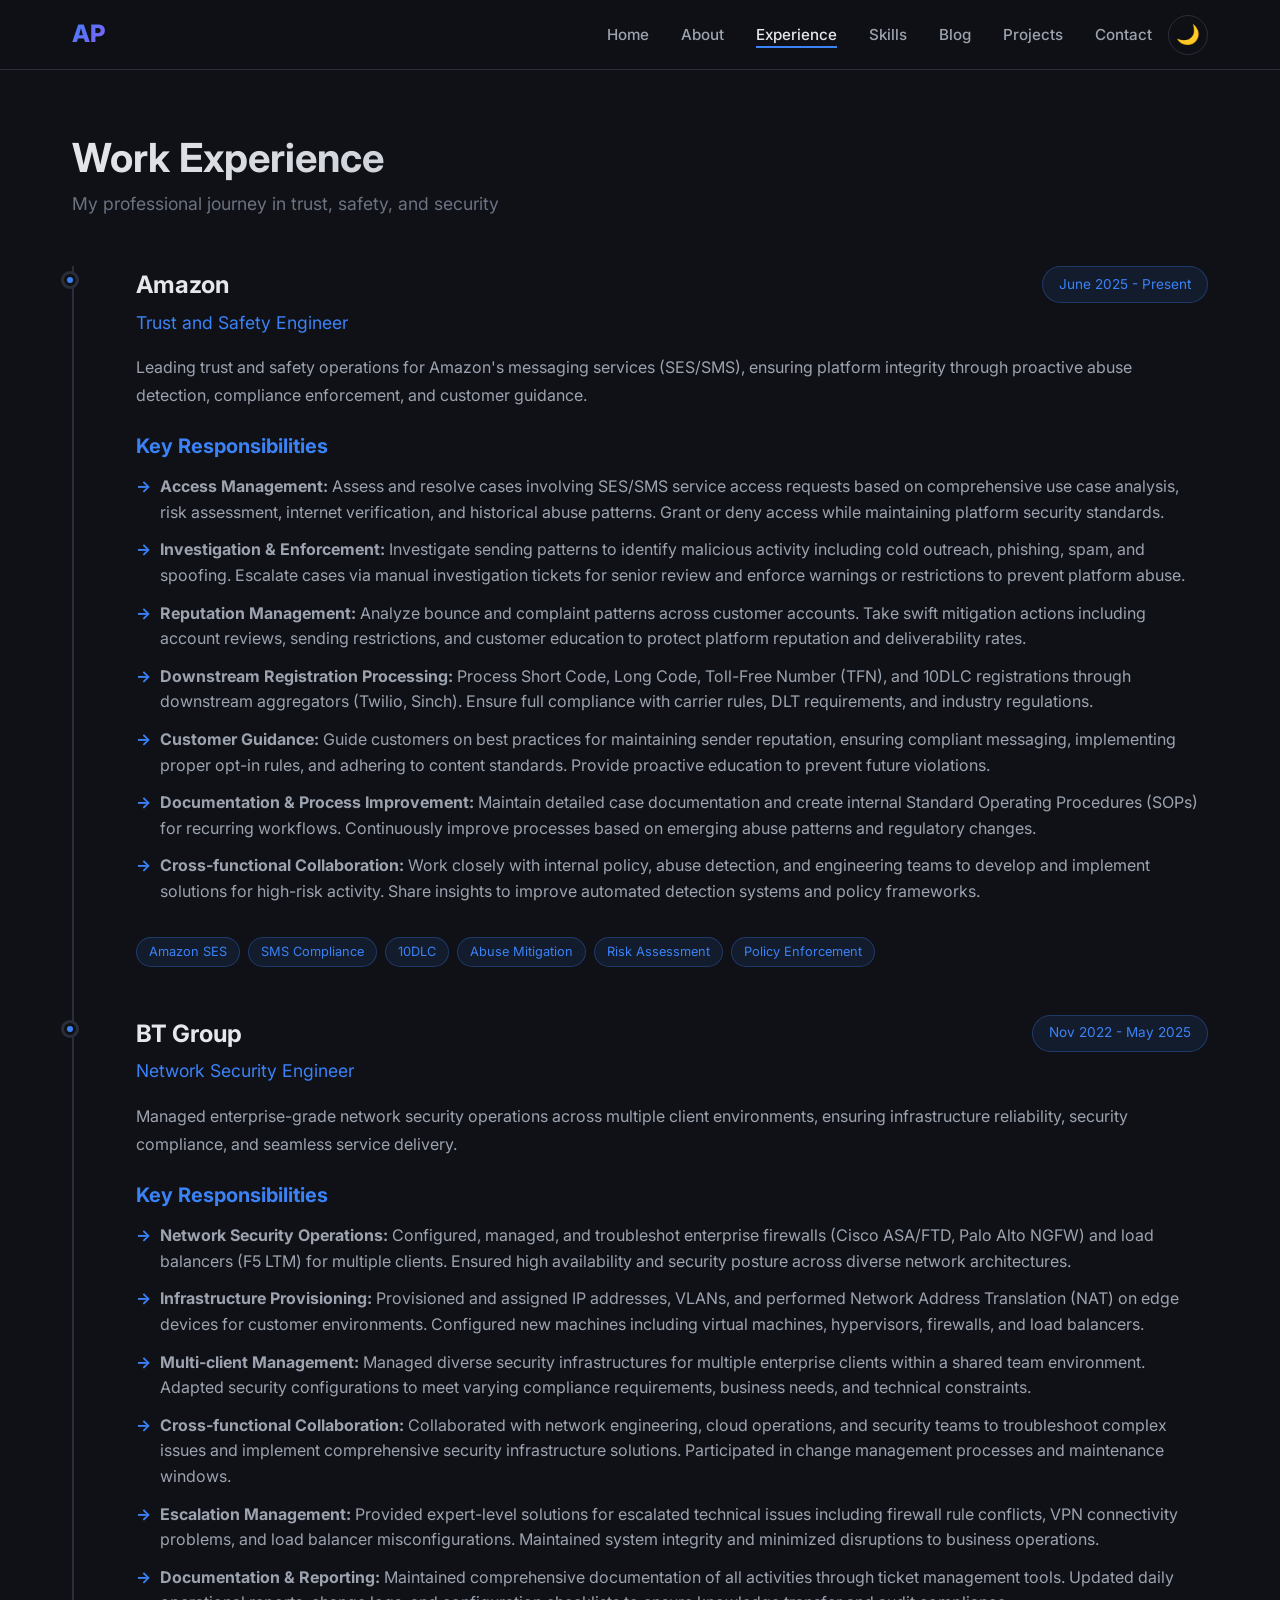
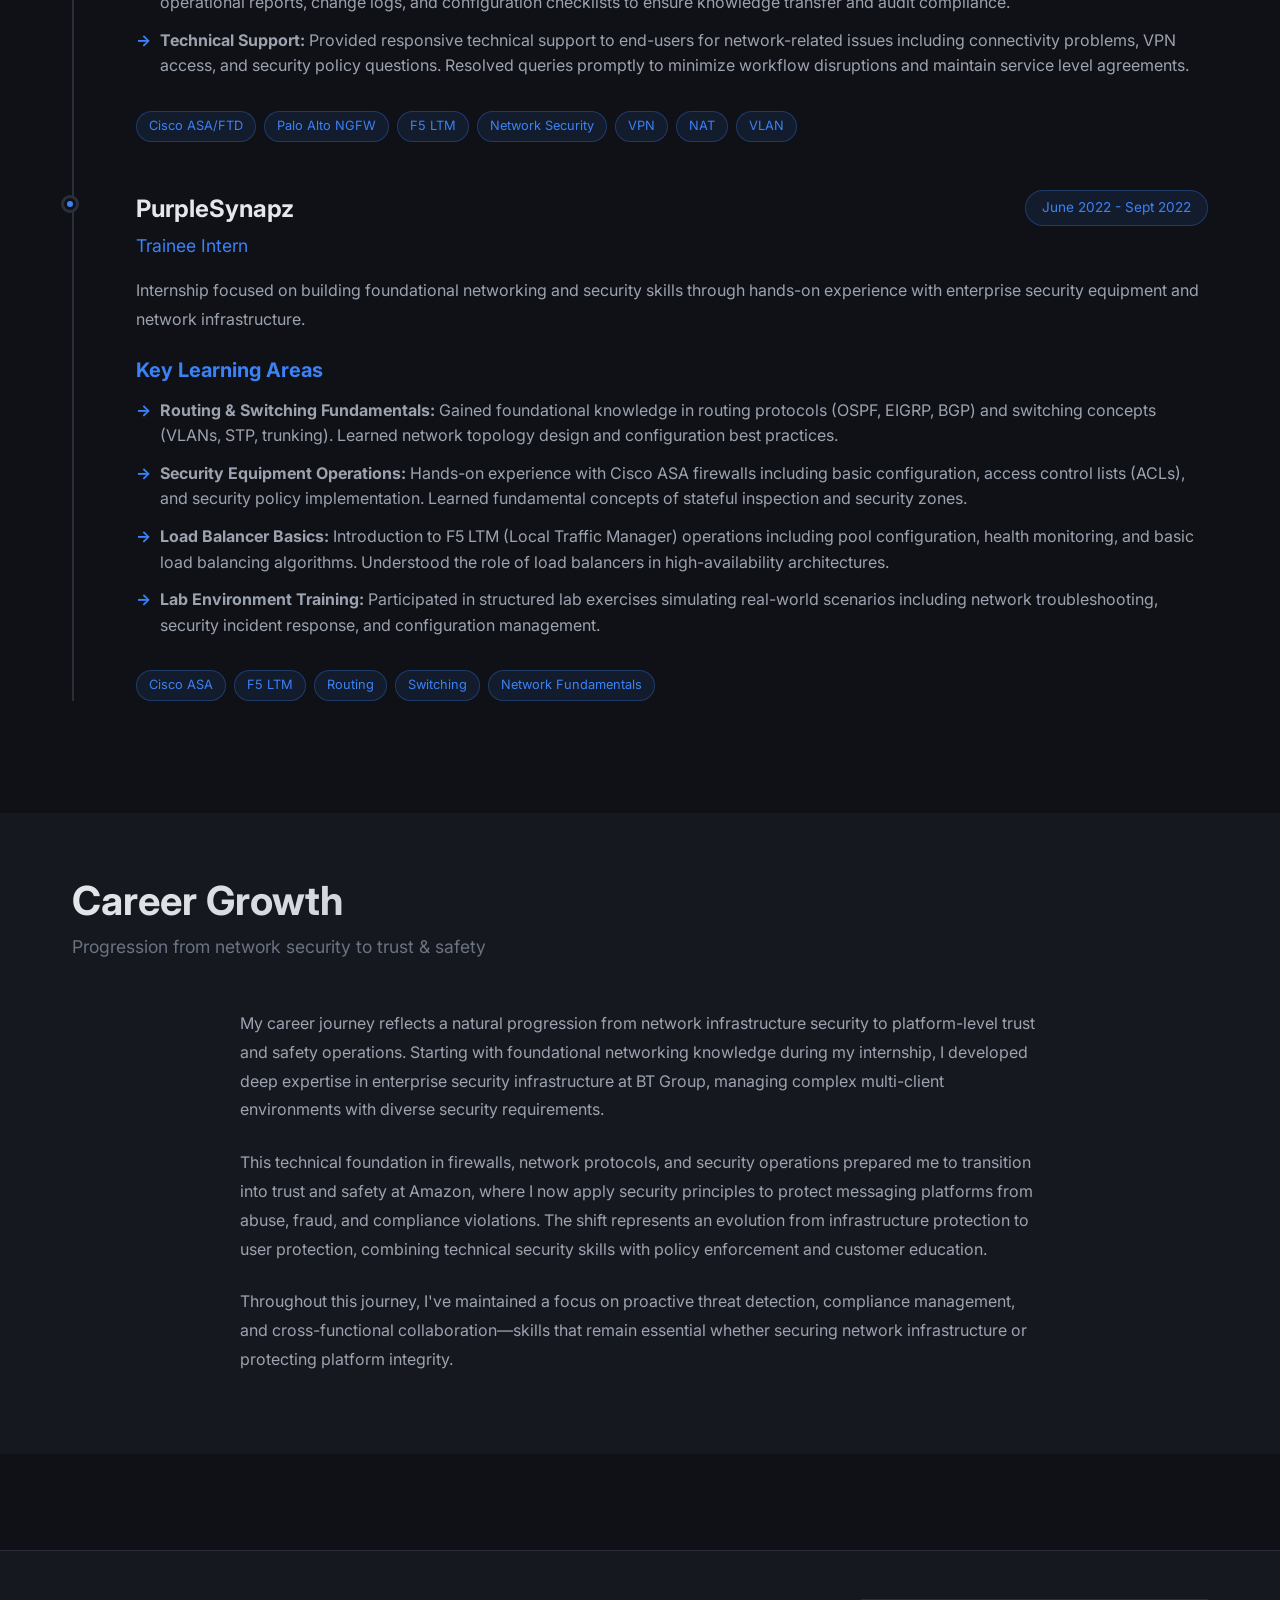
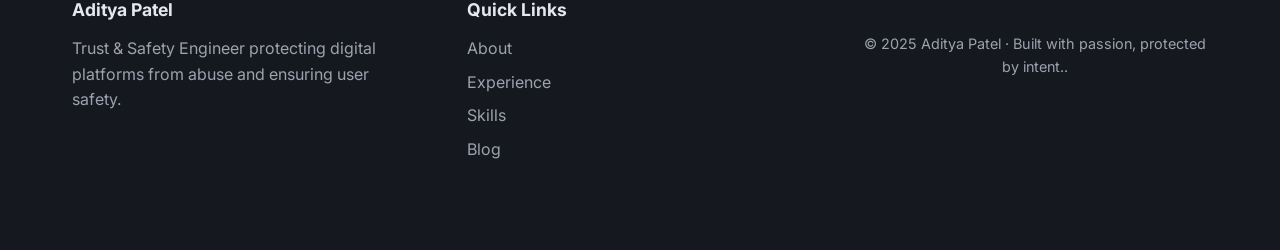
<file: experience.html>
<!DOCTYPE html>
<html lang="en">
<head>
  <meta charset="UTF-8">
  <meta name="viewport" content="width=device-width, initial-scale=1.0">
  <meta name="description" content="Professional experience of Aditya Patel - Trust & Safety and Network Security roles.">
  <title>Experience - Aditya Patel</title>
  <link rel="preconnect" href="https://fonts.googleapis.com">
  <link rel="preconnect" href="https://fonts.gstatic.com" crossorigin>
  <link href="https://fonts.googleapis.com/css2?family=Inter:wght@400;500;600;700;800&family=JetBrains+Mono:wght@400;500&display=swap" rel="stylesheet">
  <link rel="stylesheet" href="css/style.css">
</head>
<body>
  <!-- NAVIGATION -->
  <nav class="navbar">
    <div class="nav-container">
      <a href="index.html" class="nav-brand">AP</a>
      <button class="mobile-toggle" aria-label="Toggle navigation">☰</button>
     <div style="display: flex; align-items: center; gap: 0;">
        <ul class="nav-links">
         <li><a href="index.html">Home</a></li>
          <li><a href="about.html">About</a></li>
          <li><a href="experience.html" class="active">Experience</a></li>
          <li><a href="skills.html">Skills</a></li>
          <li><a href="blog.html">Blog</a></li>
          <li><a href="projects.html">Projects</a></li>
          <li><a href="contact.html">Contact</a></li>
        </ul>
        <button class="theme-toggle" aria-label="Toggle dark/light mode" title="Toggle theme">
          <span class="theme-icon">🌙</span>
        </button>
      </div>
    </div>
  </nav>

  <div class="page-wrapper">
    <!-- EXPERIENCE HEADER -->
    <section class="section">
      <div class="container">
        <div class="section-header">
          <h1 class="section-title">Work Experience</h1>
          <p class="section-subtitle">My professional journey in trust, safety, and security</p>
        </div>

        <!-- TIMELINE -->
        <div class="timeline">
          <!-- AMAZON -->
          <div class="timeline-item">
            <div class="timeline-header">
              <div>
                <div class="timeline-company">Amazon</div>
                <div class="timeline-role">Trust and Safety Engineer</div>
              </div>
              <div class="timeline-period">June 2025 - Present</div>
            </div>
            
            <div class="timeline-description">
              Leading trust and safety operations for Amazon's messaging services (SES/SMS), ensuring 
              platform integrity through proactive abuse detection, compliance enforcement, and customer guidance.
            </div>

            <h4 style="color: var(--accent); margin-top: 1.5rem; margin-bottom: 1rem;">Key Responsibilities</h4>
            <ul class="timeline-list">
              <li>
                <strong>Access Management:</strong> Assess and resolve cases involving SES/SMS service access requests 
                based on comprehensive use case analysis, risk assessment, internet verification, and historical abuse patterns. 
                Grant or deny access while maintaining platform security standards.
              </li>
              <li>
                <strong>Investigation & Enforcement:</strong> Investigate sending patterns to identify malicious activity 
                including cold outreach, phishing, spam, and spoofing. Escalate cases via manual investigation tickets 
                for senior review and enforce warnings or restrictions to prevent platform abuse.
              </li>
              <li>
                <strong>Reputation Management:</strong> Analyze bounce and complaint patterns across customer accounts. 
                Take swift mitigation actions including account reviews, sending restrictions, and customer education 
                to protect platform reputation and deliverability rates.
              </li>
              <li>
                <strong>Downstream Registration Processing:</strong> Process Short Code, Long Code, Toll-Free Number (TFN), 
                and 10DLC registrations through downstream aggregators (Twilio, Sinch). Ensure full compliance with carrier 
                rules, DLT requirements, and industry regulations.
              </li>
              <li>
                <strong>Customer Guidance:</strong> Guide customers on best practices for maintaining sender reputation, 
                ensuring compliant messaging, implementing proper opt-in rules, and adhering to content standards. 
                Provide proactive education to prevent future violations.
              </li>
              <li>
                <strong>Documentation & Process Improvement:</strong> Maintain detailed case documentation and create 
                internal Standard Operating Procedures (SOPs) for recurring workflows. Continuously improve processes 
                based on emerging abuse patterns and regulatory changes.
              </li>
              <li>
                <strong>Cross-functional Collaboration:</strong> Work closely with internal policy, abuse detection, 
                and engineering teams to develop and implement solutions for high-risk activity. Share insights to 
                improve automated detection systems and policy frameworks.
              </li>
            </ul>

            <div style="margin-top: 2rem;">
              <div style="display: flex; flex-wrap: wrap; gap: 0.5rem;">
                <span class="card-tag">Amazon SES</span>
                <span class="card-tag">SMS Compliance</span>
                <span class="card-tag">10DLC</span>
                <span class="card-tag">Abuse Mitigation</span>
                <span class="card-tag">Risk Assessment</span>
                <span class="card-tag">Policy Enforcement</span>
              </div>
            </div>
          </div>

          <!-- BT GROUP -->
          <div class="timeline-item">
            <div class="timeline-header">
              <div>
                <div class="timeline-company">BT Group</div>
                <div class="timeline-role">Network Security Engineer</div>
              </div>
              <div class="timeline-period">Nov 2022 - May 2025</div>
            </div>
            
            <div class="timeline-description">
              Managed enterprise-grade network security operations across multiple client environments, 
              ensuring infrastructure reliability, security compliance, and seamless service delivery.
            </div>

            <h4 style="color: var(--accent); margin-top: 1.5rem; margin-bottom: 1rem;">Key Responsibilities</h4>
            <ul class="timeline-list">
              <li>
                <strong>Network Security Operations:</strong> Configured, managed, and troubleshot enterprise firewalls 
                (Cisco ASA/FTD, Palo Alto NGFW) and load balancers (F5 LTM) for multiple clients. Ensured high 
                availability and security posture across diverse network architectures.
              </li>
              <li>
                <strong>Infrastructure Provisioning:</strong> Provisioned and assigned IP addresses, VLANs, and performed 
                Network Address Translation (NAT) on edge devices for customer environments. Configured new machines 
                including virtual machines, hypervisors, firewalls, and load balancers.
              </li>
              <li>
                <strong>Multi-client Management:</strong> Managed diverse security infrastructures for multiple enterprise 
                clients within a shared team environment. Adapted security configurations to meet varying compliance 
                requirements, business needs, and technical constraints.
              </li>
              <li>
                <strong>Cross-functional Collaboration:</strong> Collaborated with network engineering, cloud operations, 
                and security teams to troubleshoot complex issues and implement comprehensive security infrastructure 
                solutions. Participated in change management processes and maintenance windows.
              </li>
              <li>
                <strong>Escalation Management:</strong> Provided expert-level solutions for escalated technical issues 
                including firewall rule conflicts, VPN connectivity problems, and load balancer misconfigurations. 
                Maintained system integrity and minimized disruptions to business operations.
              </li>
              <li>
                <strong>Documentation & Reporting:</strong> Maintained comprehensive documentation of all activities 
                through ticket management tools. Updated daily operational reports, change logs, and configuration 
                checklists to ensure knowledge transfer and audit compliance.
              </li>
              <li>
                <strong>Technical Support:</strong> Provided responsive technical support to end-users for network-related 
                issues including connectivity problems, VPN access, and security policy questions. Resolved queries 
                promptly to minimize workflow disruptions and maintain service level agreements.
              </li>
            </ul>

            <div style="margin-top: 2rem;">
              <div style="display: flex; flex-wrap: wrap; gap: 0.5rem;">
                <span class="card-tag">Cisco ASA/FTD</span>
                <span class="card-tag">Palo Alto NGFW</span>
                <span class="card-tag">F5 LTM</span>
                <span class="card-tag">Network Security</span>
                <span class="card-tag">VPN</span>
                <span class="card-tag">NAT</span>
                <span class="card-tag">VLAN</span>
              </div>
            </div>
          </div>

          <!-- PURPLESYNAPZ -->
          <div class="timeline-item">
            <div class="timeline-header">
              <div>
                <div class="timeline-company">PurpleSynapz</div>
                <div class="timeline-role">Trainee Intern</div>
              </div>
              <div class="timeline-period">June 2022 - Sept 2022</div>
            </div>
            
            <div class="timeline-description">
              Internship focused on building foundational networking and security skills through hands-on 
              experience with enterprise security equipment and network infrastructure.
            </div>

            <h4 style="color: var(--accent); margin-top: 1.5rem; margin-bottom: 1rem;">Key Learning Areas</h4>
            <ul class="timeline-list">
              <li>
                <strong>Routing & Switching Fundamentals:</strong> Gained foundational knowledge in routing protocols 
                (OSPF, EIGRP, BGP) and switching concepts (VLANs, STP, trunking). Learned network topology design 
                and configuration best practices.
              </li>
              <li>
                <strong>Security Equipment Operations:</strong> Hands-on experience with Cisco ASA firewalls including 
                basic configuration, access control lists (ACLs), and security policy implementation. Learned fundamental 
                concepts of stateful inspection and security zones.
              </li>
              <li>
                <strong>Load Balancer Basics:</strong> Introduction to F5 LTM (Local Traffic Manager) operations including 
                pool configuration, health monitoring, and basic load balancing algorithms. Understood the role of 
                load balancers in high-availability architectures.
              </li>
              <li>
                <strong>Lab Environment Training:</strong> Participated in structured lab exercises simulating real-world 
                scenarios including network troubleshooting, security incident response, and configuration management.
              </li>
            </ul>

            <div style="margin-top: 2rem;">
              <div style="display: flex; flex-wrap: wrap; gap: 0.5rem;">
                <span class="card-tag">Cisco ASA</span>
                <span class="card-tag">F5 LTM</span>
                <span class="card-tag">Routing</span>
                <span class="card-tag">Switching</span>
                <span class="card-tag">Network Fundamentals</span>
              </div>
            </div>
          </div>
        </div>
      </div>
    </section>

    <!-- CAREER PROGRESSION -->
    <section class="section" style="background: var(--bg-secondary); padding: 4rem 0;">
      <div class="container">
        <div class="section-header">
          <h2 class="section-title">Career Growth</h2>
          <p class="section-subtitle">Progression from network security to trust & safety</p>
        </div>
        <div style="max-width: 800px; margin: 0 auto;">
          <p style="color: var(--text-secondary); line-height: 1.8; margin-bottom: 1.5rem;">
            My career journey reflects a natural progression from network infrastructure security to platform-level 
            trust and safety operations. Starting with foundational networking knowledge during my internship, 
            I developed deep expertise in enterprise security infrastructure at BT Group, managing complex multi-client 
            environments with diverse security requirements.
          </p>
          <p style="color: var(--text-secondary); line-height: 1.8; margin-bottom: 1.5rem;">
            This technical foundation in firewalls, network protocols, and security operations prepared me to transition 
            into trust and safety at Amazon, where I now apply security principles to protect messaging platforms from 
            abuse, fraud, and compliance violations. The shift represents an evolution from infrastructure protection 
            to user protection, combining technical security skills with policy enforcement and customer education.
          </p>
          <p style="color: var(--text-secondary); line-height: 1.8;">
            Throughout this journey, I've maintained a focus on proactive threat detection, compliance management, 
            and cross-functional collaboration—skills that remain essential whether securing network infrastructure 
            or protecting platform integrity.
          </p>
        </div>
      </div>
    </section>
  </div>

  <!-- FOOTER -->
  <footer class="footer">
    <div class="container">
      <div class="footer-content">
        <div class="footer-section">
          <h3>Aditya Patel</h3>
          <p style="color: var(--text-secondary);">
            Trust & Safety Engineer protecting digital platforms from abuse and ensuring user safety.
          </p>
        </div>
        <div class="footer-section">
          <h3>Quick Links</h3>
          <ul class="footer-links">
            <li><a href="about.html">About</a></li>
            <li><a href="experience.html">Experience</a></li>
            <li><a href="skills.html">Skills</a></li>
            <li><a href="blog.html">Blog</a></li>
          </ul>
        </div>
           <div class="footer-bottom">
        <p>&copy; 2025 Aditya Patel · Built with passion, protected by intent..</p>
      </div>
 </div>
  </footer>

  <script src="js/main.js"></script>
</body>
</html>
</file>
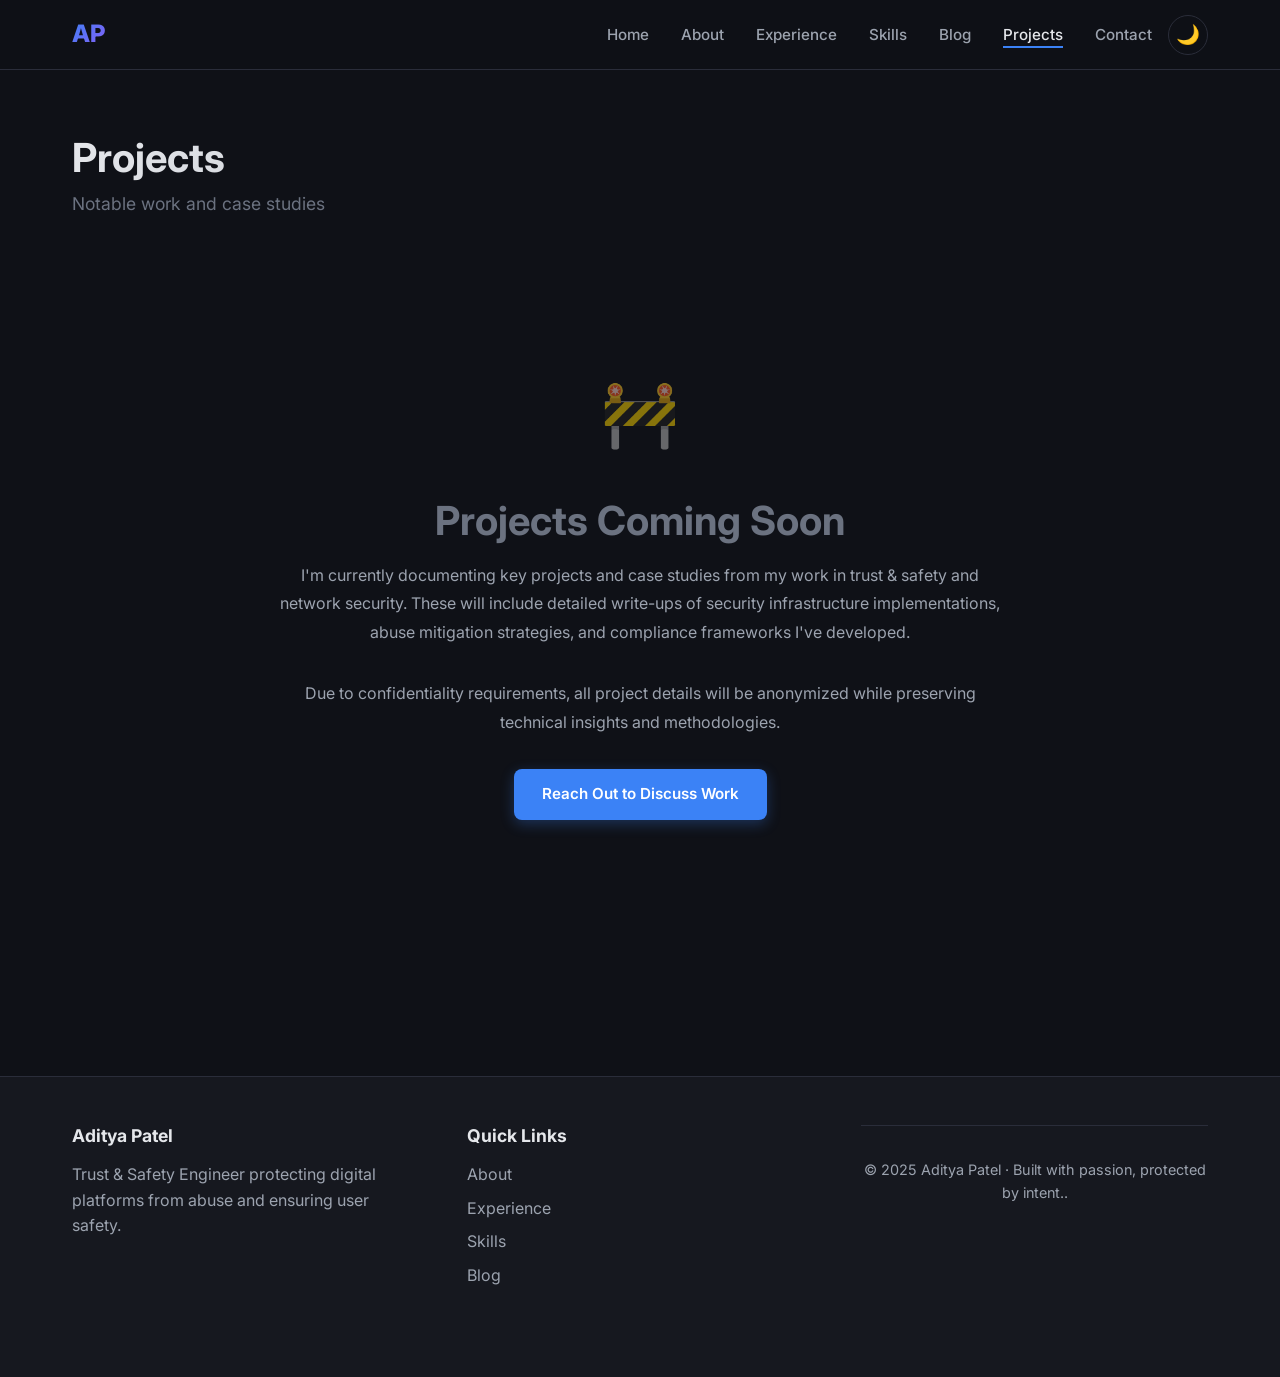
<file: projects.html>
<!DOCTYPE html>
<html lang="en">
<head>
  <meta charset="UTF-8">
  <meta name="viewport" content="width=device-width, initial-scale=1.0">
  <title>Projects - Aditya Patel</title>
  <link href="https://fonts.googleapis.com/css2?family=Inter:wght@400;500;600;700;800&family=JetBrains+Mono:wght@400;500&display=swap" rel="stylesheet">
  <link rel="stylesheet" href="css/style.css">
</head>
<body>
  <nav class="navbar">
    <div class="nav-container">
      <a href="index.html" class="nav-brand">AP</a>
      <button class="mobile-toggle">☰</button>
     <div style="display: flex; align-items: center; gap: 0;">
        <ul class="nav-links">
          <li><a href="index.html">Home</a></li>
          <li><a href="about.html">About</a></li>
          <li><a href="experience.html">Experience</a></li>
          <li><a href="skills.html">Skills</a></li>
          <li><a href="blog.html">Blog</a></li>
          <li><a href="projects.html" class="active">Projects</a></li>
          <li><a href="contact.html">Contact</a></li>
        </ul>
        <button class="theme-toggle" aria-label="Toggle dark/light mode" title="Toggle theme">
          <span class="theme-icon">🌙</span>
        </button>
      </div>
    </div>
  </nav>

  <div class="page-wrapper">
    <section class="section">
      <div class="container">
        <div class="section-header">
          <h1 class="section-title">Projects</h1>
          <p class="section-subtitle">Notable work and case studies</p>
        </div>

        <div style="max-width: 800px; margin: 0 auto; text-align: center; padding: 6rem 2rem;">
          <div style="font-size: 4rem; margin-bottom: 2rem; opacity: 0.5;">🚧</div>
          <h2 style="color: var(--text-muted); margin-bottom: 1rem;">Projects Coming Soon</h2>
          <p style="color: var(--text-secondary); line-height: 1.8; margin-bottom: 2rem;">
            I'm currently documenting key projects and case studies from my work in trust & safety and network security. 
            These will include detailed write-ups of security infrastructure implementations, abuse mitigation strategies, 
            and compliance frameworks I've developed.
          </p>
          <p style="color: var(--text-secondary); line-height: 1.8; margin-bottom: 2rem;">
            Due to confidentiality requirements, all project details will be anonymized while preserving technical 
            insights and methodologies.
          </p>
          <a href="contact.html" class="btn btn-primary">Reach Out to Discuss Work</a>
        </div>
      </div>
    </section>
  </div>

  <footer class="footer">
    <div class="container">
      <div class="footer-content">
        <div class="footer-section">
          <h3>Aditya Patel</h3>
          <p style="color: var(--text-secondary);">
            Trust & Safety Engineer protecting digital platforms from abuse and ensuring user safety.
          </p>
        </div>
        <div class="footer-section">
          <h3>Quick Links</h3>
          <ul class="footer-links">
            <li><a href="about.html">About</a></li>
            <li><a href="experience.html">Experience</a></li>
            <li><a href="skills.html">Skills</a></li>
            <li><a href="blog.html">Blog</a></li>
          </ul>
        </div>
           <div class="footer-bottom">
        <p>&copy; 2025 Aditya Patel · Built with passion, protected by intent..</p>
      </div>
      
 </div>
  </footer>

  <script src="js/main.js"></script>
</body>
</html>
</file>
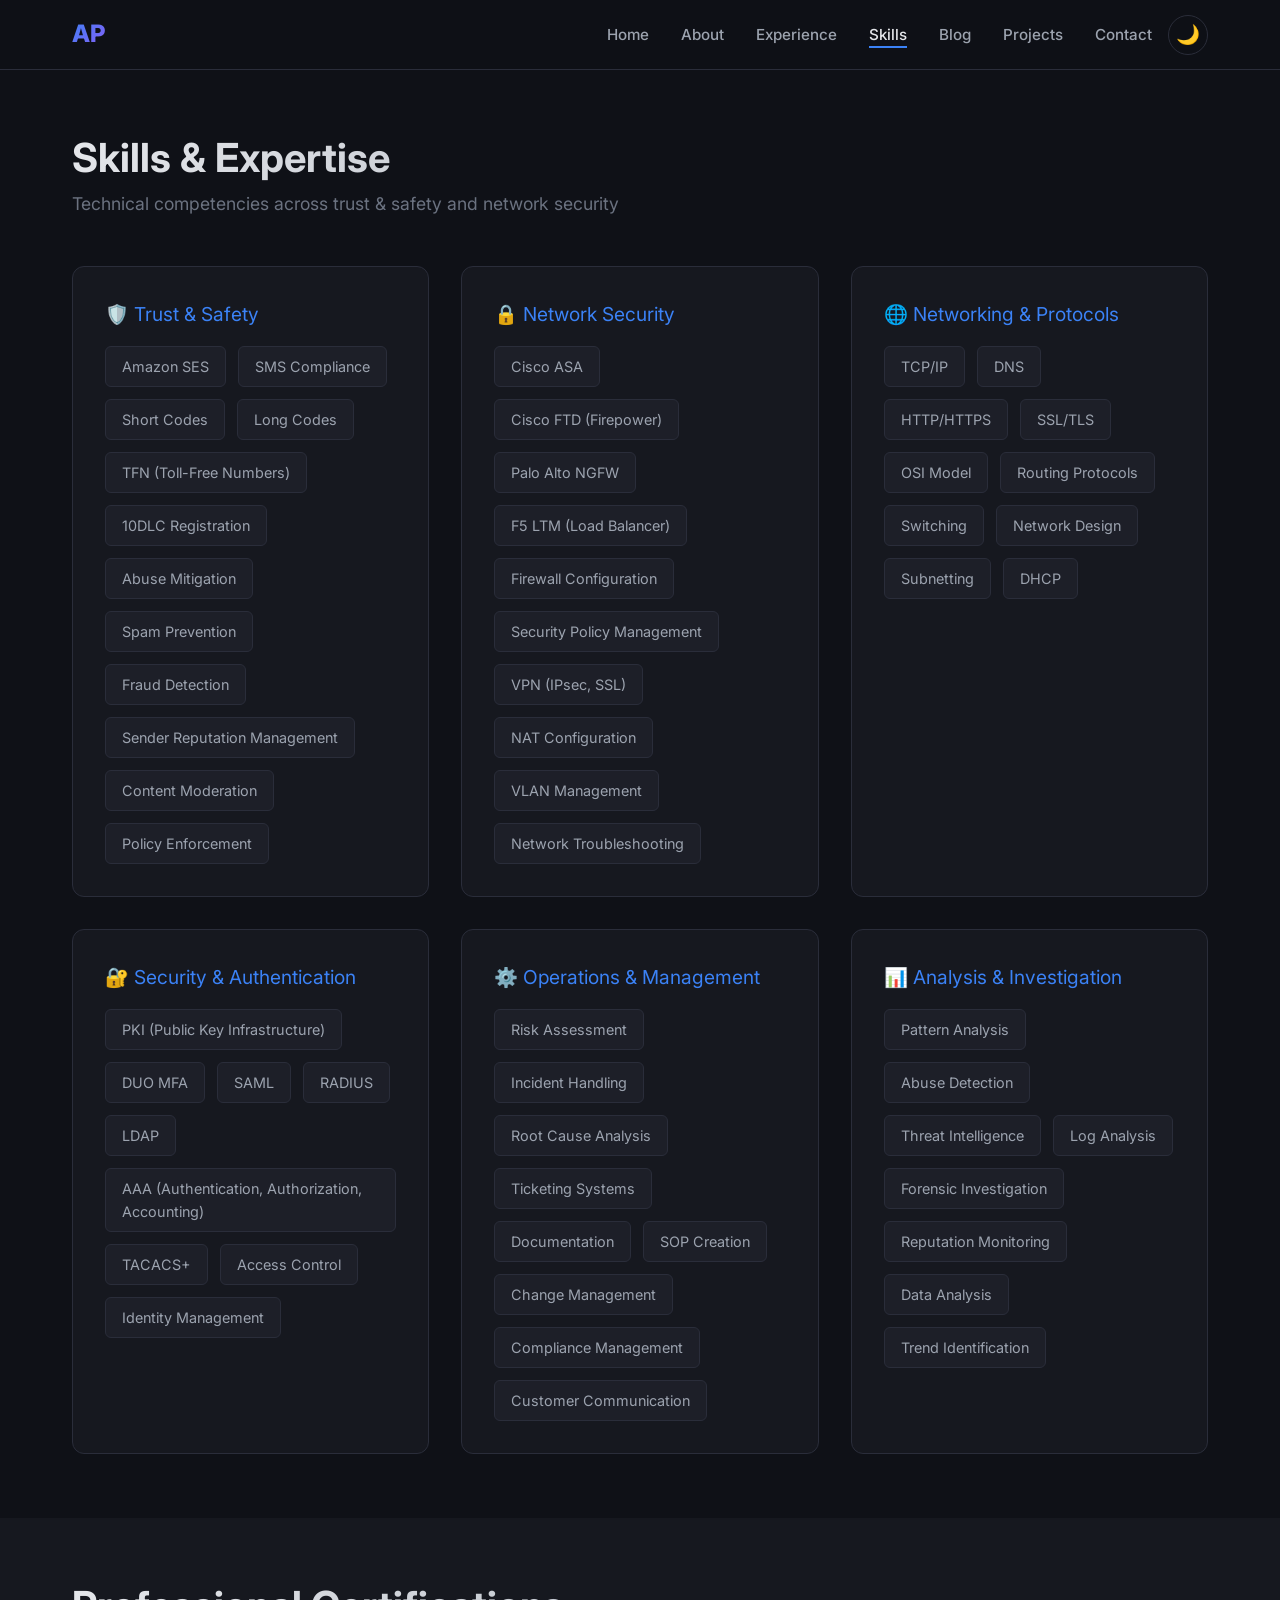
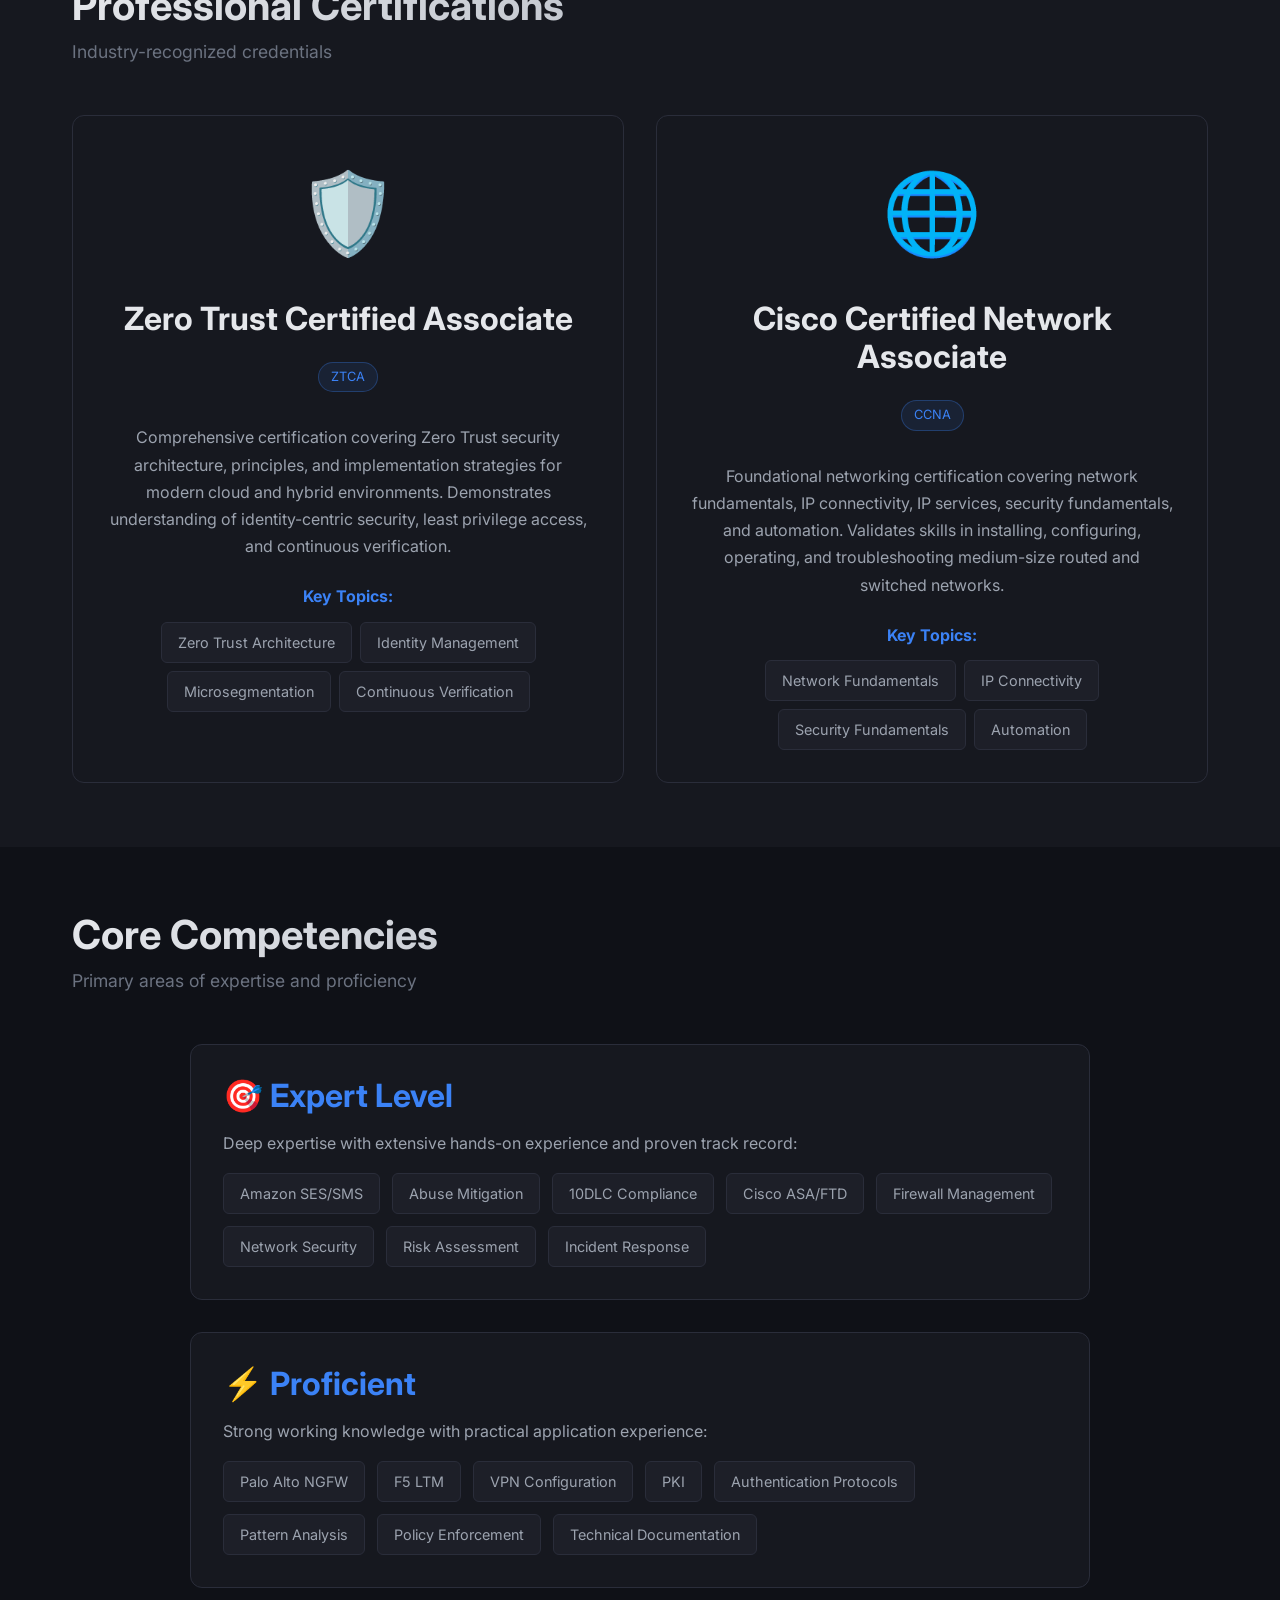
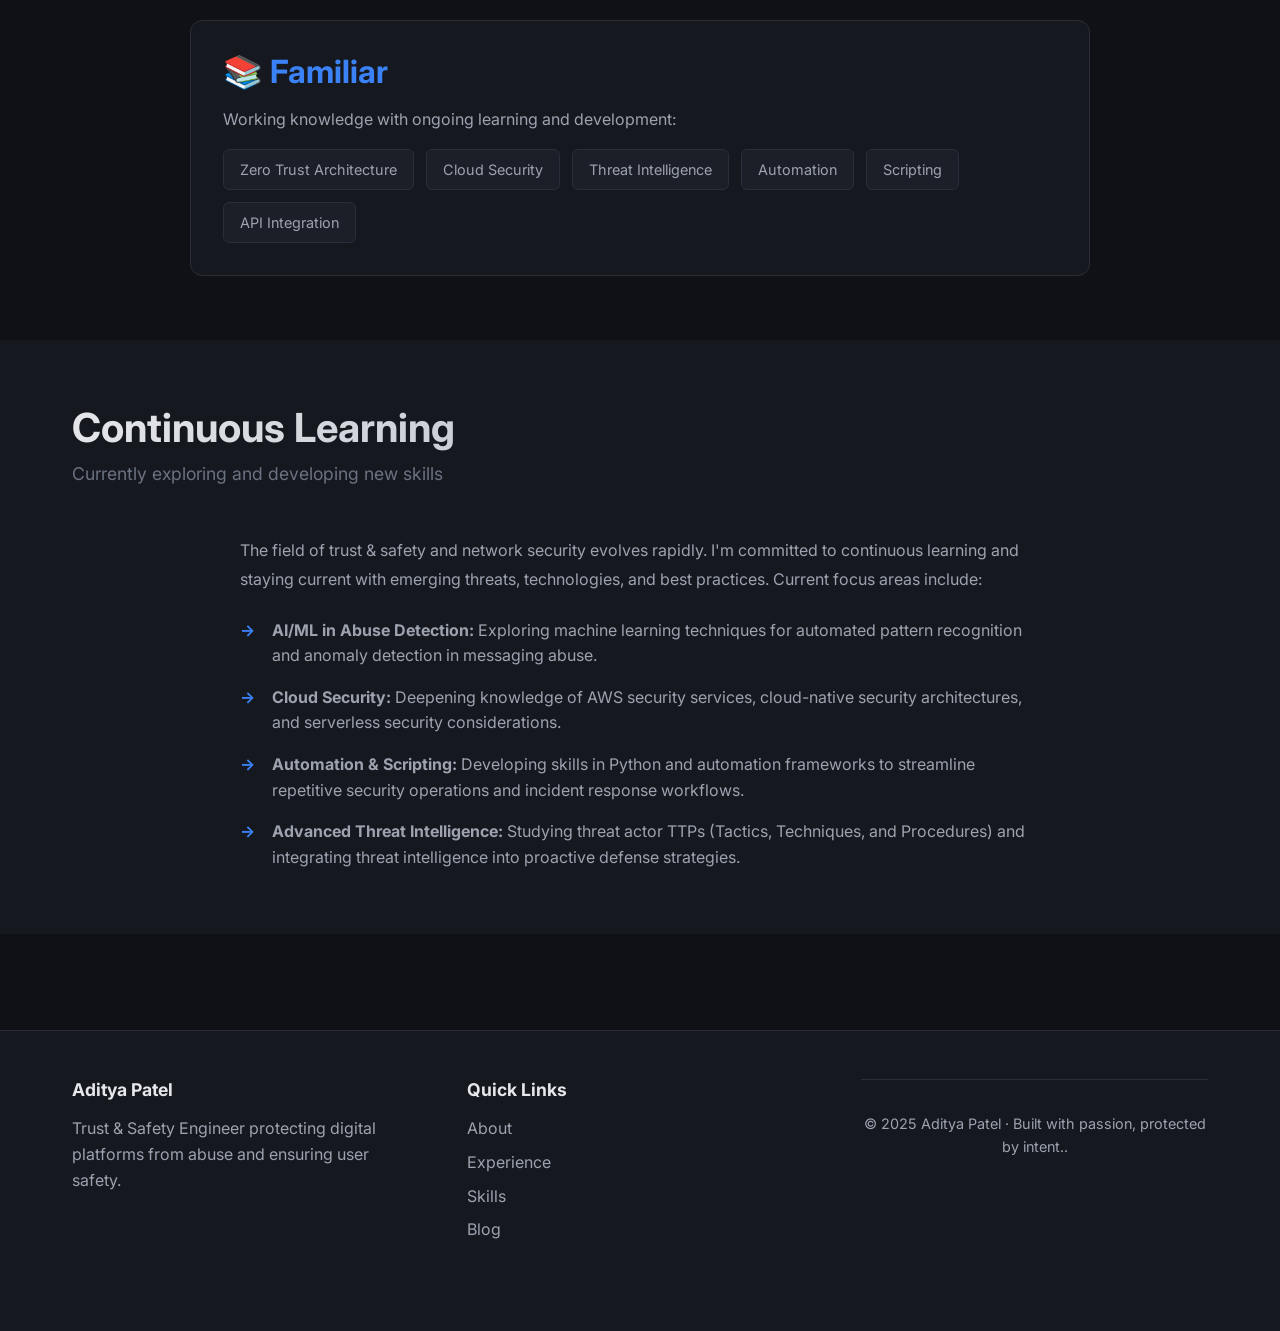
<file: skills.html>
<!DOCTYPE html>
<html lang="en">
<head>
  <meta charset="UTF-8">
  <meta name="viewport" content="width=device-width, initial-scale=1.0">
  <meta name="description" content="Technical skills and certifications of Aditya Patel - Trust & Safety and Network Security expertise.">
  <title>Skills & Certifications - Aditya Patel</title>
  <link rel="preconnect" href="https://fonts.googleapis.com">
  <link rel="preconnect" href="https://fonts.gstatic.com" crossorigin>
  <link href="https://fonts.googleapis.com/css2?family=Inter:wght@400;500;600;700;800&family=JetBrains+Mono:wght@400;500&display=swap" rel="stylesheet">
  <link rel="stylesheet" href="css/style.css">
</head>
<body>
  <!-- NAVIGATION -->
  <nav class="navbar">
    <div class="nav-container">
      <a href="index.html" class="nav-brand">AP</a>
      <button class="mobile-toggle" aria-label="Toggle navigation">☰</button>
      <div style="display: flex; align-items: center; gap: 0;">
        <ul class="nav-links">
         <li><a href="index.html">Home</a></li>
<li><a href="about.html">About</a></li>
<li><a href="experience.html">Experience</a></li>
<li><a href="skills.html" class="active">Skills</a></li>
<li><a href="blog.html">Blog</a></li>
<li><a href="projects.html">Projects</a></li>
<li><a href="contact.html">Contact</a></li>
        </ul>
        <button class="theme-toggle" aria-label="Toggle dark/light mode" title="Toggle theme">
          <span class="theme-icon">🌙</span>
        </button>
      </div>
    </div>
  </nav>

  <div class="page-wrapper">
    <!-- SKILLS HEADER -->
    <section class="section">
      <div class="container">
        <div class="section-header">
          <h1 class="section-title">Skills & Expertise</h1>
          <p class="section-subtitle">Technical competencies across trust & safety and network security</p>
        </div>

        <!-- TECHNICAL SKILLS -->
        <div class="grid grid-2">
          <div class="skill-category">
            <div class="skill-category-title">🛡️ Trust & Safety</div>
            <div class="skill-tags">
              <span class="skill-tag">Amazon SES</span>
              <span class="skill-tag">SMS Compliance</span>
              <span class="skill-tag">Short Codes</span>
              <span class="skill-tag">Long Codes</span>
              <span class="skill-tag">TFN (Toll-Free Numbers)</span>
              <span class="skill-tag">10DLC Registration</span>
              <span class="skill-tag">Abuse Mitigation</span>
              <span class="skill-tag">Spam Prevention</span>
              <span class="skill-tag">Fraud Detection</span>
              <span class="skill-tag">Sender Reputation Management</span>
              <span class="skill-tag">Content Moderation</span>
              <span class="skill-tag">Policy Enforcement</span>
            </div>
          </div>

          <div class="skill-category">
            <div class="skill-category-title">🔒 Network Security</div>
            <div class="skill-tags">
              <span class="skill-tag">Cisco ASA</span>
              <span class="skill-tag">Cisco FTD (Firepower)</span>
              <span class="skill-tag">Palo Alto NGFW</span>
              <span class="skill-tag">F5 LTM (Load Balancer)</span>
              <span class="skill-tag">Firewall Configuration</span>
              <span class="skill-tag">Security Policy Management</span>
              <span class="skill-tag">VPN (IPsec, SSL)</span>
              <span class="skill-tag">NAT Configuration</span>
              <span class="skill-tag">VLAN Management</span>
              <span class="skill-tag">Network Troubleshooting</span>
            </div>
          </div>

          <div class="skill-category">
            <div class="skill-category-title">🌐 Networking & Protocols</div>
            <div class="skill-tags">
              <span class="skill-tag">TCP/IP</span>
              <span class="skill-tag">DNS</span>
              <span class="skill-tag">HTTP/HTTPS</span>
              <span class="skill-tag">SSL/TLS</span>
              <span class="skill-tag">OSI Model</span>
              <span class="skill-tag">Routing Protocols</span>
              <span class="skill-tag">Switching</span>
              <span class="skill-tag">Network Design</span>
              <span class="skill-tag">Subnetting</span>
              <span class="skill-tag">DHCP</span>
            </div>
          </div>

          <div class="skill-category">
            <div class="skill-category-title">🔐 Security & Authentication</div>
            <div class="skill-tags">
              <span class="skill-tag">PKI (Public Key Infrastructure)</span>
              <span class="skill-tag">DUO MFA</span>
              <span class="skill-tag">SAML</span>
              <span class="skill-tag">RADIUS</span>
              <span class="skill-tag">LDAP</span>
              <span class="skill-tag">AAA (Authentication, Authorization, Accounting)</span>
              <span class="skill-tag">TACACS+</span>
              <span class="skill-tag">Access Control</span>
              <span class="skill-tag">Identity Management</span>
            </div>
          </div>

          <div class="skill-category">
            <div class="skill-category-title">⚙️ Operations & Management</div>
            <div class="skill-tags">
              <span class="skill-tag">Risk Assessment</span>
              <span class="skill-tag">Incident Handling</span>
              <span class="skill-tag">Root Cause Analysis</span>
              <span class="skill-tag">Ticketing Systems</span>
              <span class="skill-tag">Documentation</span>
              <span class="skill-tag">SOP Creation</span>
              <span class="skill-tag">Change Management</span>
              <span class="skill-tag">Compliance Management</span>
              <span class="skill-tag">Customer Communication</span>
            </div>
          </div>

          <div class="skill-category">
            <div class="skill-category-title">📊 Analysis & Investigation</div>
            <div class="skill-tags">
              <span class="skill-tag">Pattern Analysis</span>
              <span class="skill-tag">Abuse Detection</span>
              <span class="skill-tag">Threat Intelligence</span>
              <span class="skill-tag">Log Analysis</span>
              <span class="skill-tag">Forensic Investigation</span>
              <span class="skill-tag">Reputation Monitoring</span>
              <span class="skill-tag">Data Analysis</span>
              <span class="skill-tag">Trend Identification</span>
            </div>
          </div>
        </div>
      </div>
    </section>

    <!-- CERTIFICATIONS -->
    <section class="section" style="background: var(--bg-secondary); padding: 4rem 0;">
      <div class="container">
        <div class="section-header">
          <h2 class="section-title">Professional Certifications</h2>
          <p class="section-subtitle">Industry-recognized credentials</p>
        </div>
        
        <div class="grid grid-2">
          <div class="card" style="text-align: center;">
            <div style="font-size: 5rem; margin-bottom: 1.5rem;">🛡️</div>
            <h3 style="margin-bottom: 0.5rem;">Zero Trust Certified Associate</h3>
            <div class="card-tag" style="margin: 1rem 0;">ZTCA</div>
            <p style="color: var(--text-secondary); line-height: 1.7; margin-top: 1rem;">
              Comprehensive certification covering Zero Trust security architecture, principles, and implementation 
              strategies for modern cloud and hybrid environments. Demonstrates understanding of identity-centric 
              security, least privilege access, and continuous verification.
            </p>
            <div style="margin-top: 1.5rem;">
              <strong style="color: var(--accent);">Key Topics:</strong>
              <div style="display: flex; flex-wrap: wrap; gap: 0.5rem; margin-top: 0.75rem; justify-content: center;">
                <span class="skill-tag">Zero Trust Architecture</span>
                <span class="skill-tag">Identity Management</span>
                <span class="skill-tag">Microsegmentation</span>
                <span class="skill-tag">Continuous Verification</span>
              </div>
            </div>
          </div>

          <div class="card" style="text-align: center;">
            <div style="font-size: 5rem; margin-bottom: 1.5rem;">🌐</div>
            <h3 style="margin-bottom: 0.5rem;">Cisco Certified Network Associate</h3>
            <div class="card-tag" style="margin: 1rem 0;">CCNA</div>
            <p style="color: var(--text-secondary); line-height: 1.7; margin-top: 1rem;">
              Foundational networking certification covering network fundamentals, IP connectivity, IP services, 
              security fundamentals, and automation. Validates skills in installing, configuring, operating, 
              and troubleshooting medium-size routed and switched networks.
            </p>
            <div style="margin-top: 1.5rem;">
              <strong style="color: var(--accent);">Key Topics:</strong>
              <div style="display: flex; flex-wrap: wrap; gap: 0.5rem; margin-top: 0.75rem; justify-content: center;">
                <span class="skill-tag">Network Fundamentals</span>
                <span class="skill-tag">IP Connectivity</span>
                <span class="skill-tag">Security Fundamentals</span>
                <span class="skill-tag">Automation</span>
              </div>
            </div>
          </div>
        </div>
      </div>
    </section>

    <!-- SKILL PROFICIENCY -->
    <section class="section">
      <div class="container">
        <div class="section-header">
          <h2 class="section-title">Core Competencies</h2>
          <p class="section-subtitle">Primary areas of expertise and proficiency</p>
        </div>

        <div style="max-width: 900px; margin: 0 auto;">
          <div class="card" style="margin-bottom: 2rem;">
            <h3 style="color: var(--accent); margin-bottom: 1rem;">🎯 Expert Level</h3>
            <p style="color: var(--text-secondary); margin-bottom: 1rem;">
              Deep expertise with extensive hands-on experience and proven track record:
            </p>
            <div style="display: flex; flex-wrap: wrap; gap: 0.75rem;">
              <span class="skill-tag">Amazon SES/SMS</span>
              <span class="skill-tag">Abuse Mitigation</span>
              <span class="skill-tag">10DLC Compliance</span>
              <span class="skill-tag">Cisco ASA/FTD</span>
              <span class="skill-tag">Firewall Management</span>
              <span class="skill-tag">Network Security</span>
              <span class="skill-tag">Risk Assessment</span>
              <span class="skill-tag">Incident Response</span>
            </div>
          </div>

          <div class="card" style="margin-bottom: 2rem;">
            <h3 style="color: var(--accent); margin-bottom: 1rem;">⚡ Proficient</h3>
            <p style="color: var(--text-secondary); margin-bottom: 1rem;">
              Strong working knowledge with practical application experience:
            </p>
            <div style="display: flex; flex-wrap: wrap; gap: 0.75rem;">
              <span class="skill-tag">Palo Alto NGFW</span>
              <span class="skill-tag">F5 LTM</span>
              <span class="skill-tag">VPN Configuration</span>
              <span class="skill-tag">PKI</span>
              <span class="skill-tag">Authentication Protocols</span>
              <span class="skill-tag">Pattern Analysis</span>
              <span class="skill-tag">Policy Enforcement</span>
              <span class="skill-tag">Technical Documentation</span>
            </div>
          </div>

          <div class="card">
            <h3 style="color: var(--accent); margin-bottom: 1rem;">📚 Familiar</h3>
            <p style="color: var(--text-secondary); margin-bottom: 1rem;">
              Working knowledge with ongoing learning and development:
            </p>
            <div style="display: flex; flex-wrap: wrap; gap: 0.75rem;">
              <span class="skill-tag">Zero Trust Architecture</span>
              <span class="skill-tag">Cloud Security</span>
              <span class="skill-tag">Threat Intelligence</span>
              <span class="skill-tag">Automation</span>
              <span class="skill-tag">Scripting</span>
              <span class="skill-tag">API Integration</span>
            </div>
          </div>
        </div>
      </div>
    </section>

    <!-- CONTINUOUS LEARNING -->
    <section class="section" style="background: var(--bg-secondary); padding: 4rem 0;">
      <div class="container">
        <div class="section-header">
          <h2 class="section-title">Continuous Learning</h2>
          <p class="section-subtitle">Currently exploring and developing new skills</p>
        </div>
        <div style="max-width: 800px; margin: 0 auto;">
          <p style="color: var(--text-secondary); line-height: 1.8; margin-bottom: 1.5rem;">
            The field of trust & safety and network security evolves rapidly. I'm committed to continuous learning 
            and staying current with emerging threats, technologies, and best practices. Current focus areas include:
          </p>
          <ul style="list-style: none; display: grid; gap: 1rem;">
            <li style="color: var(--text-secondary); padding-left: 2rem; position: relative;">
              <span style="position: absolute; left: 0; color: var(--accent); font-weight: bold;">→</span>
              <strong>AI/ML in Abuse Detection:</strong> Exploring machine learning techniques for automated 
              pattern recognition and anomaly detection in messaging abuse.
            </li>
            <li style="color: var(--text-secondary); padding-left: 2rem; position: relative;">
              <span style="position: absolute; left: 0; color: var(--accent); font-weight: bold;">→</span>
              <strong>Cloud Security:</strong> Deepening knowledge of AWS security services, cloud-native 
              security architectures, and serverless security considerations.
            </li>
            <li style="color: var(--text-secondary); padding-left: 2rem; position: relative;">
              <span style="position: absolute; left: 0; color: var(--accent); font-weight: bold;">→</span>
              <strong>Automation & Scripting:</strong> Developing skills in Python and automation frameworks 
              to streamline repetitive security operations and incident response workflows.
            </li>
            <li style="color: var(--text-secondary); padding-left: 2rem; position: relative;">
              <span style="position: absolute; left: 0; color: var(--accent); font-weight: bold;">→</span>
              <strong>Advanced Threat Intelligence:</strong> Studying threat actor TTPs (Tactics, Techniques, 
              and Procedures) and integrating threat intelligence into proactive defense strategies.
            </li>
          </ul>
        </div>
      </div>
    </section>
  </div>

  <!-- FOOTER -->
  <footer class="footer">
    <div class="container">
      <div class="footer-content">
        <div class="footer-section">
          <h3>Aditya Patel</h3>
          <p style="color: var(--text-secondary);">
            Trust & Safety Engineer protecting digital platforms from abuse and ensuring user safety.
          </p>
        </div>
        <div class="footer-section">
          <h3>Quick Links</h3>
          <ul class="footer-links">
            <li><a href="about.html">About</a></li>
            <li><a href="experience.html">Experience</a></li>
            <li><a href="skills.html">Skills</a></li>
            <li><a href="blog.html">Blog</a></li>
          </ul>
        </div>
           <div class="footer-bottom">
        <p>&copy; 2025 Aditya Patel · Built with passion, protected by intent..</p>
      </div>
      
 </div>
  </footer>

  <script src="js/main.js"></script>
</body>
</html>
</file>
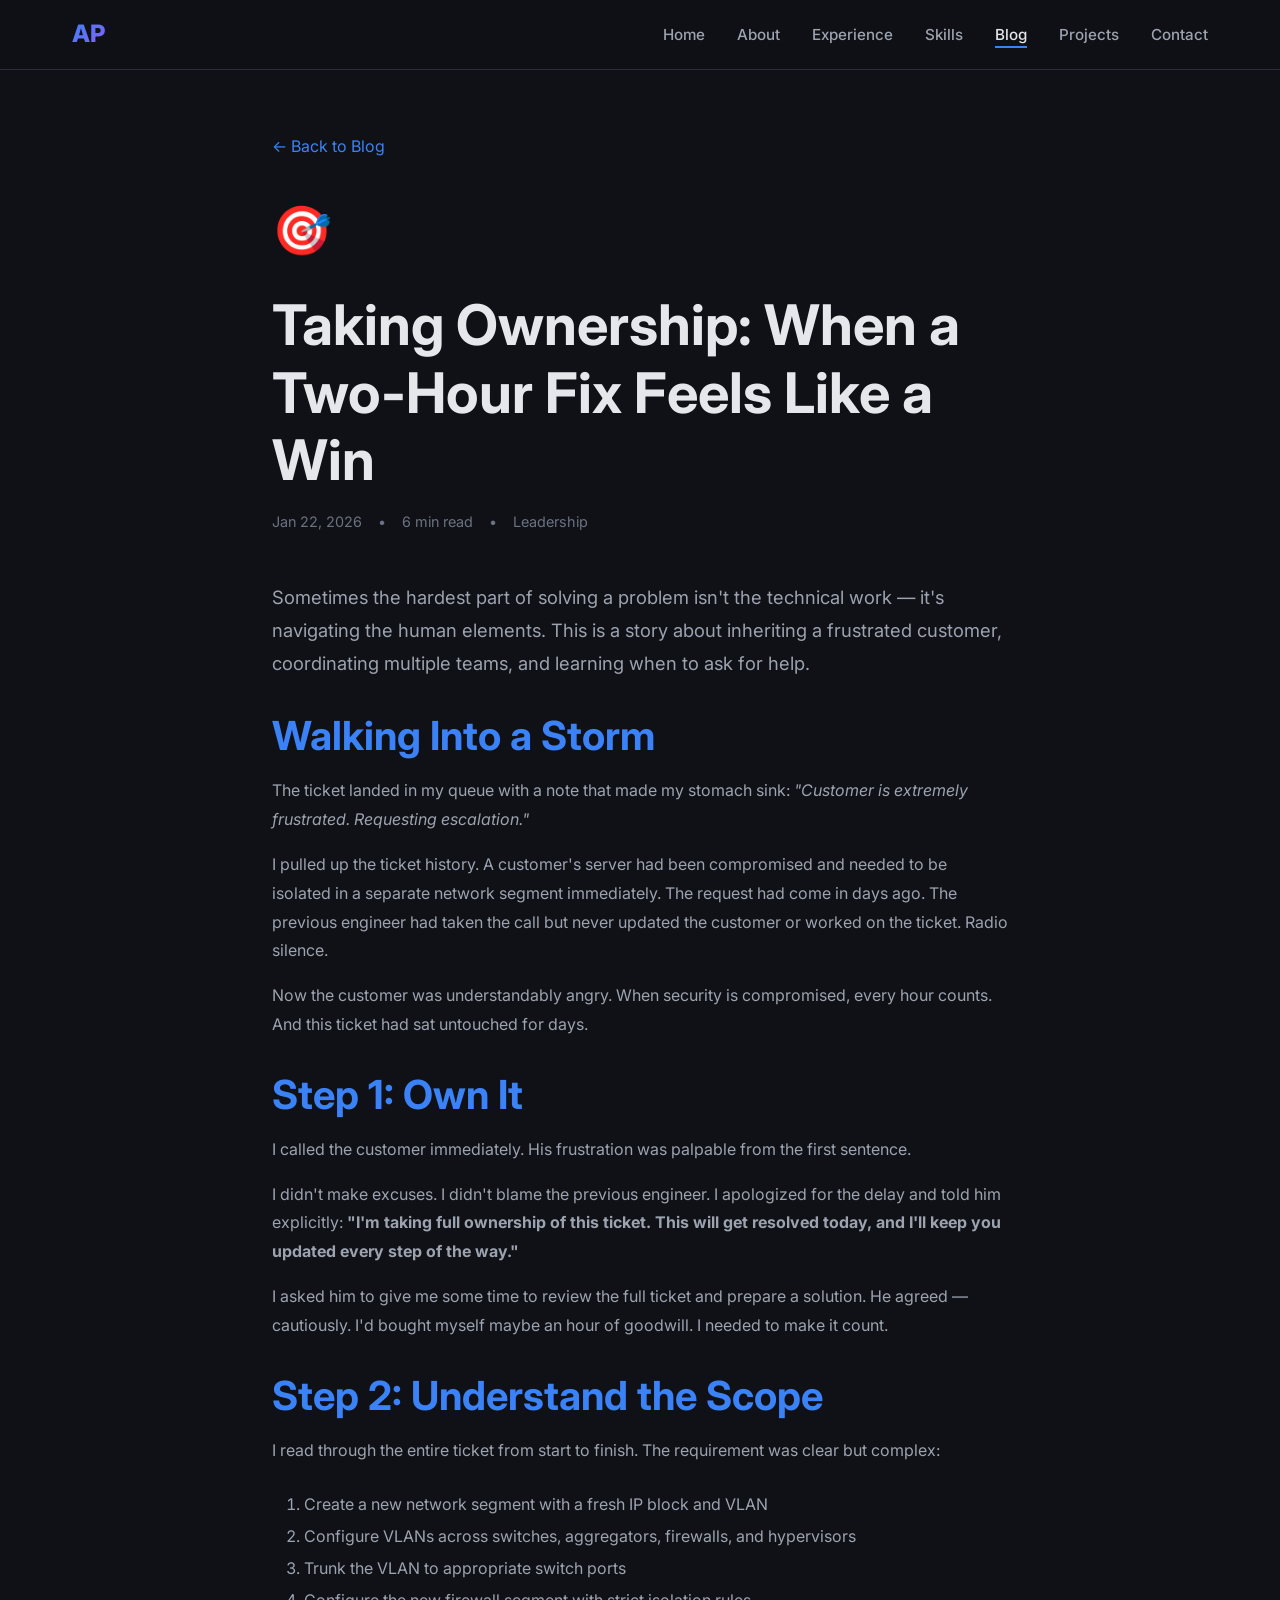
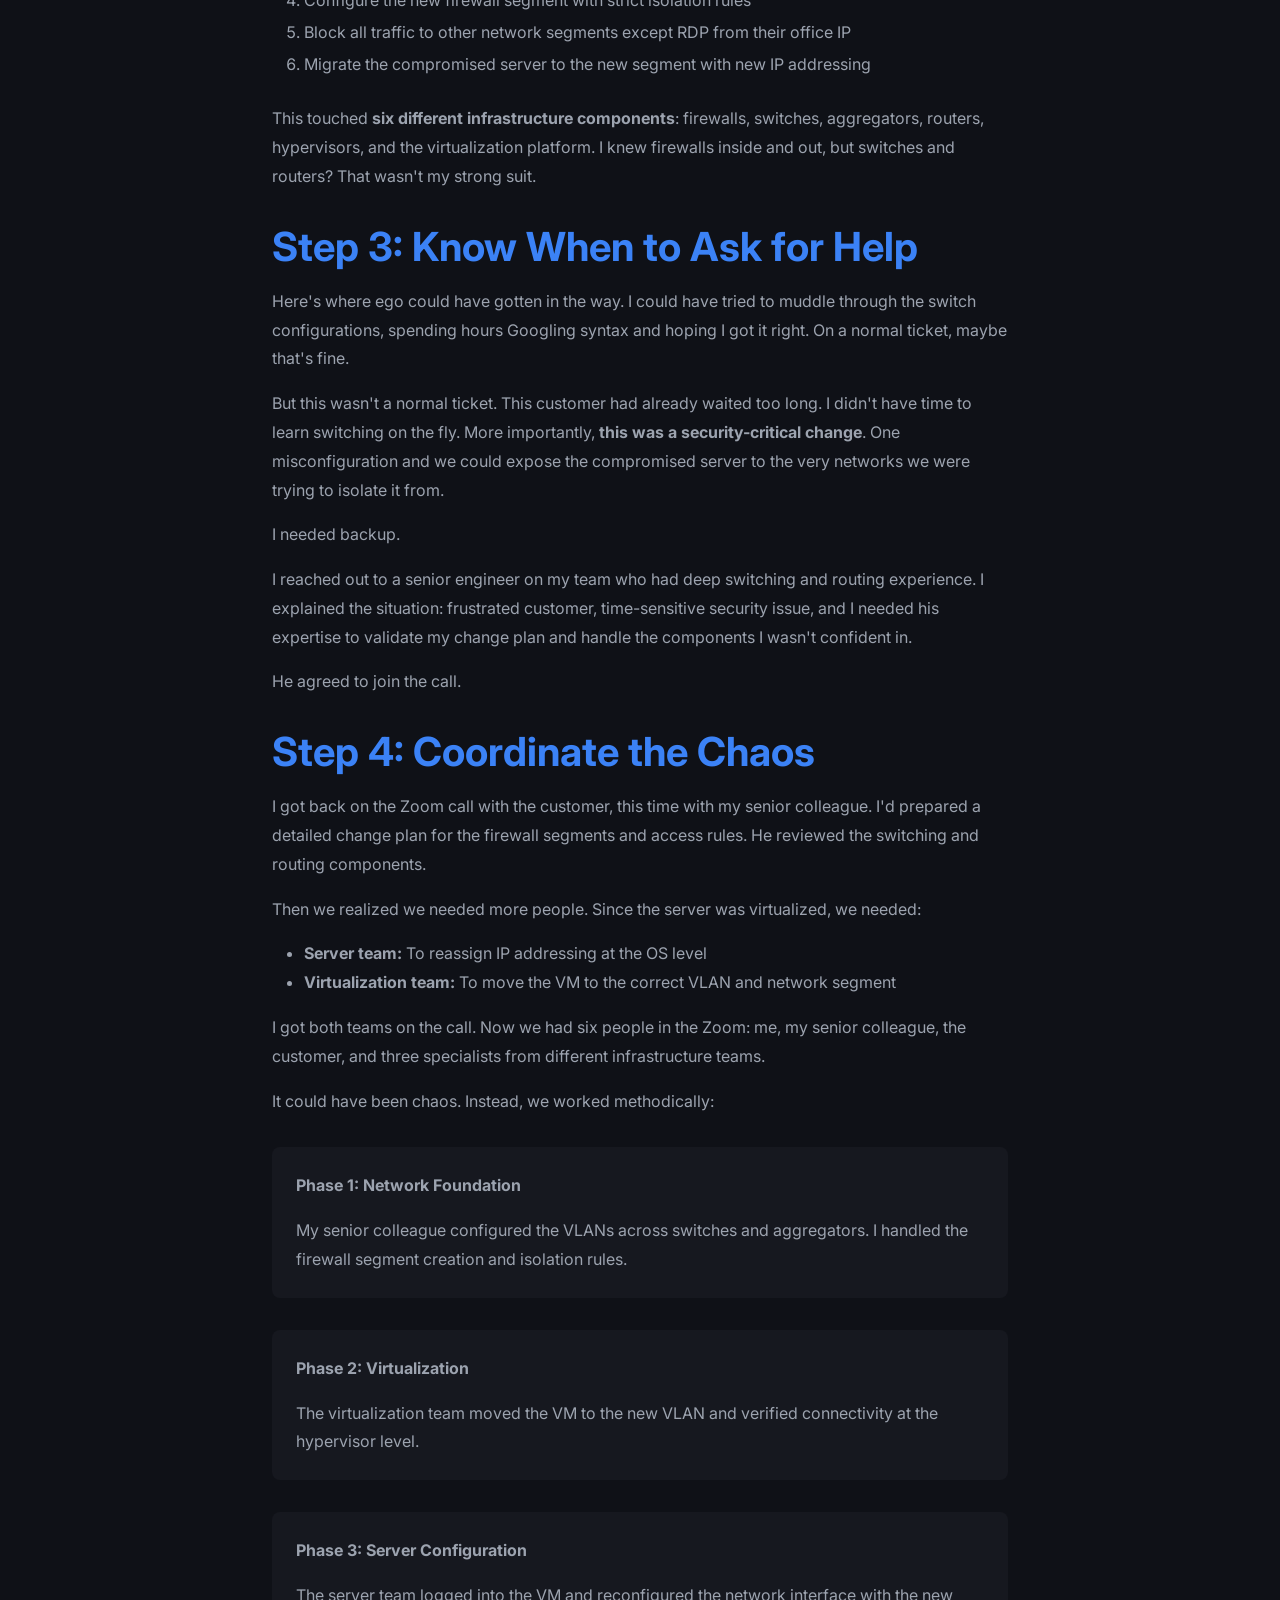
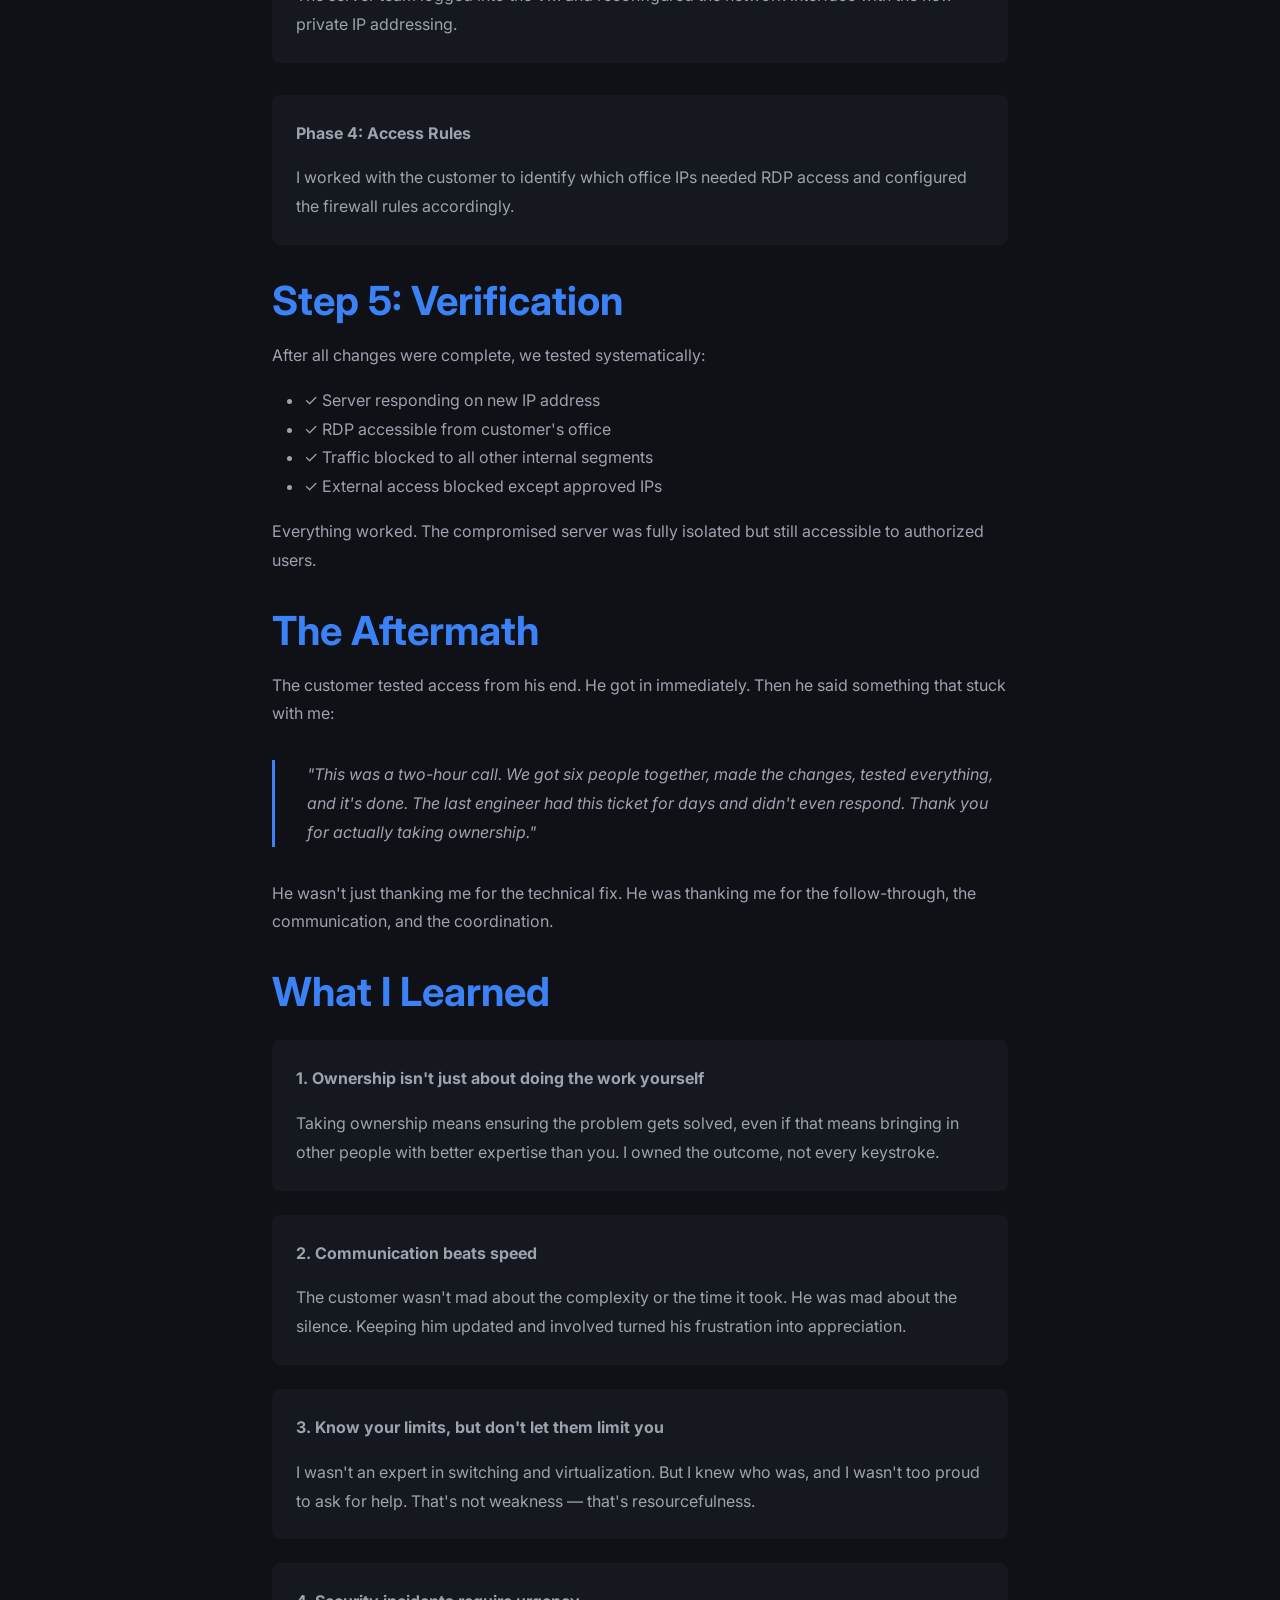
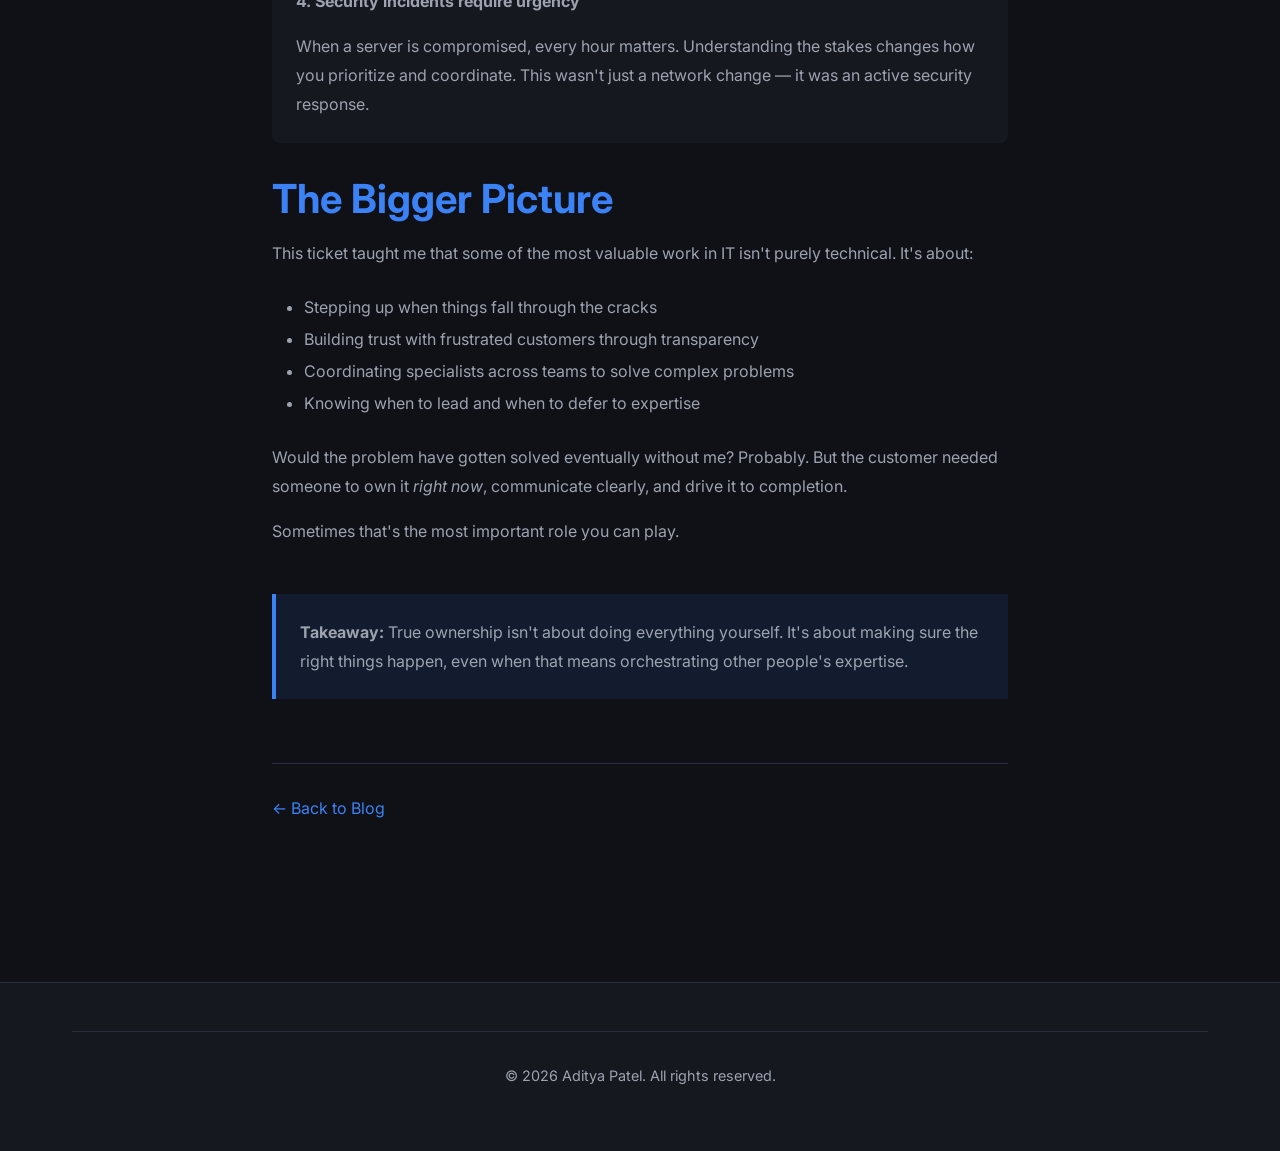
<file: blog/taking-ownership.html>
<!DOCTYPE html>
<html lang="en">
<head>
  <meta charset="UTF-8">
  <meta name="viewport" content="width=device-width, initial-scale=1.0">
  <meta name="description" content="How taking ownership of a frustrating customer situation and coordinating across teams turned a potential escalation into a success story.">
  <title>Taking Ownership: When a Two-Hour Fix Feels Like a Win - Aditya Patel</title>
  <link href="https://fonts.googleapis.com/css2?family=Inter:wght@400;500;600;700;800&family=JetBrains+Mono:wght@400;500&display=swap" rel="stylesheet">
  <link rel="stylesheet" href="../css/style.css">
</head>
<body>
  <nav class="navbar">
    <div class="nav-container">
      <a href="../index.html" class="nav-brand">AP</a>
      <button class="mobile-toggle">☰</button>
      <ul class="nav-links">
        <li><a href="../index.html">Home</a></li>
        <li><a href="../about.html">About</a></li>
        <li><a href="../experience.html">Experience</a></li>
        <li><a href="../skills.html">Skills</a></li>
        <li><a href="../blog.html" class="active">Blog</a></li>
        <li><a href="../projects.html">Projects</a></li>
        <li><a href="../contact.html">Contact</a></li>
      </ul>
    </div>
  </nav>

  <div class="page-wrapper">
    <article class="section">
      <div class="container" style="max-width: 800px;">
        <a href="../blog.html" style="color: var(--accent); margin-bottom: 2rem; display: inline-block;">← Back to Blog</a>
        <div style="font-size: 3rem; margin-bottom: 1.5rem;">🎯</div>
        <h1 style="margin-bottom: 1rem;">Taking Ownership: When a Two-Hour Fix Feels Like a Win</h1>
        <div style="display: flex; gap: 1rem; color: var(--text-muted); font-size: 0.9rem; margin-bottom: 3rem;">
          <span>Jan 22, 2026</span><span>•</span><span>6 min read</span><span>•</span><span>Leadership</span>
        </div>

        <div style="color: var(--text-secondary); line-height: 1.8;">
          <p style="font-size: 1.15rem; margin-bottom: 2rem;">
            Sometimes the hardest part of solving a problem isn't the technical work — it's navigating the human 
            elements. This is a story about inheriting a frustrated customer, coordinating multiple teams, and 
            learning when to ask for help.
          </p>

          <h2 style="color: var(--accent); margin: 2rem 0 1rem;">Walking Into a Storm</h2>
          <p>
            The ticket landed in my queue with a note that made my stomach sink: <em>"Customer is extremely frustrated. 
            Requesting escalation."</em>
          </p>
          <p>
            I pulled up the ticket history. A customer's server had been compromised and needed to be isolated in a 
            separate network segment immediately. The request had come in days ago. The previous engineer had taken 
            the call but never updated the customer or worked on the ticket. Radio silence.
          </p>
          <p>
            Now the customer was understandably angry. When security is compromised, every hour counts. And this 
            ticket had sat untouched for days.
          </p>

          <h2 style="color: var(--accent); margin: 2rem 0 1rem;">Step 1: Own It</h2>
          <p>
            I called the customer immediately. His frustration was palpable from the first sentence.
          </p>
          <p>
            I didn't make excuses. I didn't blame the previous engineer. I apologized for the delay and told him 
            explicitly: <strong>"I'm taking full ownership of this ticket. This will get resolved today, and I'll 
            keep you updated every step of the way."</strong>
          </p>
          <p>
            I asked him to give me some time to review the full ticket and prepare a solution. He agreed — cautiously. 
            I'd bought myself maybe an hour of goodwill. I needed to make it count.
          </p>

          <h2 style="color: var(--accent); margin: 2rem 0 1rem;">Step 2: Understand the Scope</h2>
          <p>
            I read through the entire ticket from start to finish. The requirement was clear but complex:
          </p>
          <ol style="margin: 1.5rem 0 1.5rem 2rem; line-height: 2;">
            <li>Create a new network segment with a fresh IP block and VLAN</li>
            <li>Configure VLANs across switches, aggregators, firewalls, and hypervisors</li>
            <li>Trunk the VLAN to appropriate switch ports</li>
            <li>Configure the new firewall segment with strict isolation rules</li>
            <li>Block all traffic to other network segments except RDP from their office IP</li>
            <li>Migrate the compromised server to the new segment with new IP addressing</li>
          </ol>
          <p>
            This touched <strong>six different infrastructure components</strong>: firewalls, switches, aggregators, 
            routers, hypervisors, and the virtualization platform. I knew firewalls inside and out, but switches and 
            routers? That wasn't my strong suit.
          </p>

          <h2 style="color: var(--accent); margin: 2rem 0 1rem;">Step 3: Know When to Ask for Help</h2>
          <p>
            Here's where ego could have gotten in the way. I could have tried to muddle through the switch configurations, 
            spending hours Googling syntax and hoping I got it right. On a normal ticket, maybe that's fine.
          </p>
          <p>
            But this wasn't a normal ticket. This customer had already waited too long. I didn't have time to learn 
            switching on the fly. More importantly, <strong>this was a security-critical change</strong>. One 
            misconfiguration and we could expose the compromised server to the very networks we were trying to isolate 
            it from.
          </p>
          <p>
            I needed backup.
          </p>
          <p>
            I reached out to a senior engineer on my team who had deep switching and routing experience. I explained 
            the situation: frustrated customer, time-sensitive security issue, and I needed his expertise to validate 
            my change plan and handle the components I wasn't confident in.
          </p>
          <p>
            He agreed to join the call.
          </p>

          <h2 style="color: var(--accent); margin: 2rem 0 1rem;">Step 4: Coordinate the Chaos</h2>
          <p>
            I got back on the Zoom call with the customer, this time with my senior colleague. I'd prepared a detailed 
            change plan for the firewall segments and access rules. He reviewed the switching and routing components.
          </p>
          <p>
            Then we realized we needed more people. Since the server was virtualized, we needed:
          </p>
          <ul style="margin: 1rem 0 1rem 2rem;">
            <li><strong>Server team:</strong> To reassign IP addressing at the OS level</li>
            <li><strong>Virtualization team:</strong> To move the VM to the correct VLAN and network segment</li>
          </ul>
          <p>
            I got both teams on the call. Now we had six people in the Zoom: me, my senior colleague, the customer, 
            and three specialists from different infrastructure teams.
          </p>
          <p>
            It could have been chaos. Instead, we worked methodically:
          </p>

          <div style="background: var(--bg-secondary); padding: 1.5rem; border-radius: 8px; margin: 2rem 0;">
            <p style="margin-bottom: 1rem;"><strong>Phase 1: Network Foundation</strong></p>
            <p style="margin: 0;">My senior colleague configured the VLANs across switches and aggregators. 
            I handled the firewall segment creation and isolation rules.</p>
          </div>

          <div style="background: var(--bg-secondary); padding: 1.5rem; border-radius: 8px; margin: 2rem 0;">
            <p style="margin-bottom: 1rem;"><strong>Phase 2: Virtualization</strong></p>
            <p style="margin: 0;">The virtualization team moved the VM to the new VLAN and verified connectivity 
            at the hypervisor level.</p>
          </div>

          <div style="background: var(--bg-secondary); padding: 1.5rem; border-radius: 8px; margin: 2rem 0;">
            <p style="margin-bottom: 1rem;"><strong>Phase 3: Server Configuration</strong></p>
            <p style="margin: 0;">The server team logged into the VM and reconfigured the network interface with 
            the new private IP addressing.</p>
          </div>

          <div style="background: var(--bg-secondary); padding: 1.5rem; border-radius: 8px; margin: 2rem 0;">
            <p style="margin-bottom: 1rem;"><strong>Phase 4: Access Rules</strong></p>
            <p style="margin: 0;">I worked with the customer to identify which office IPs needed RDP access and 
            configured the firewall rules accordingly.</p>
          </div>

          <h2 style="color: var(--accent); margin: 2rem 0 1rem;">Step 5: Verification</h2>
          <p>
            After all changes were complete, we tested systematically:
          </p>
          <ul style="margin: 1rem 0 1rem 2rem;">
            <li>✓ Server responding on new IP address</li>
            <li>✓ RDP accessible from customer's office</li>
            <li>✓ Traffic blocked to all other internal segments</li>
            <li>✓ External access blocked except approved IPs</li>
          </ul>
          <p>
            Everything worked. The compromised server was fully isolated but still accessible to authorized users.
          </p>

          <h2 style="color: var(--accent); margin: 2rem 0 1rem;">The Aftermath</h2>
          <p>
            The customer tested access from his end. He got in immediately. Then he said something that stuck with me:
          </p>
          <p style="font-style: italic; padding-left: 2rem; border-left: 3px solid var(--accent); margin: 2rem 0;">
            "This was a two-hour call. We got six people together, made the changes, tested everything, and it's done. 
            The last engineer had this ticket for <em>days</em> and didn't even respond. Thank you for actually 
            taking ownership."
          </p>
          <p>
            He wasn't just thanking me for the technical fix. He was thanking me for the follow-through, the 
            communication, and the coordination.
          </p>

          <h2 style="color: var(--accent); margin: 2rem 0 1rem;">What I Learned</h2>

          <div style="background: var(--bg-secondary); padding: 1.5rem; border-radius: 8px; margin: 1.5rem 0;">
            <p style="margin-bottom: 1rem;"><strong>1. Ownership isn't just about doing the work yourself</strong></p>
            <p style="margin: 0;">
              Taking ownership means ensuring the problem gets solved, even if that means bringing in other people 
              with better expertise than you. I owned the outcome, not every keystroke.
            </p>
          </div>

          <div style="background: var(--bg-secondary); padding: 1.5rem; border-radius: 8px; margin: 1.5rem 0;">
            <p style="margin-bottom: 1rem;"><strong>2. Communication beats speed</strong></p>
            <p style="margin: 0;">
              The customer wasn't mad about the complexity or the time it took. He was mad about the silence. 
              Keeping him updated and involved turned his frustration into appreciation.
            </p>
          </div>

          <div style="background: var(--bg-secondary); padding: 1.5rem; border-radius: 8px; margin: 1.5rem 0;">
            <p style="margin-bottom: 1rem;"><strong>3. Know your limits, but don't let them limit you</strong></p>
            <p style="margin: 0;">
              I wasn't an expert in switching and virtualization. But I knew who was, and I wasn't too proud to ask 
              for help. That's not weakness — that's resourcefulness.
            </p>
          </div>

          <div style="background: var(--bg-secondary); padding: 1.5rem; border-radius: 8px; margin: 1.5rem 0;">
            <p style="margin-bottom: 1rem;"><strong>4. Security incidents require urgency</strong></p>
            <p style="margin: 0;">
              When a server is compromised, every hour matters. Understanding the stakes changes how you prioritize 
              and coordinate. This wasn't just a network change — it was an active security response.
            </p>
          </div>

          <h2 style="color: var(--accent); margin: 2rem 0 1rem;">The Bigger Picture</h2>
          <p>
            This ticket taught me that some of the most valuable work in IT isn't purely technical. It's about:
          </p>
          <ul style="margin: 1.5rem 0 1.5rem 2rem; line-height: 2;">
            <li>Stepping up when things fall through the cracks</li>
            <li>Building trust with frustrated customers through transparency</li>
            <li>Coordinating specialists across teams to solve complex problems</li>
            <li>Knowing when to lead and when to defer to expertise</li>
          </ul>
          <p>
            Would the problem have gotten solved eventually without me? Probably. But the customer needed someone 
            to own it <em>right now</em>, communicate clearly, and drive it to completion.
          </p>
          <p>
            Sometimes that's the most important role you can play.
          </p>

          <div style="background: rgba(59, 130, 246, 0.1); border-left: 4px solid var(--accent); padding: 1.5rem; margin: 3rem 0;">
            <p style="margin: 0;">
              <strong>Takeaway:</strong> True ownership isn't about doing everything yourself. It's about making 
              sure the right things happen, even when that means orchestrating other people's expertise.
            </p>
          </div>
        </div>

        <div style="margin-top: 4rem; padding-top: 2rem; border-top: 1px solid var(--border);">
          <a href="../blog.html" style="color: var(--accent);">← Back to Blog</a>
        </div>
      </div>
    </article>
  </div>

  <footer class="footer">
    <div class="container">
      <div class="footer-bottom">
        <p>&copy; 2026 Aditya Patel. All rights reserved.</p>
      </div>
    </div>
  </footer>
  <script src="../js/main.js"></script>
</body>
</html>
</file>
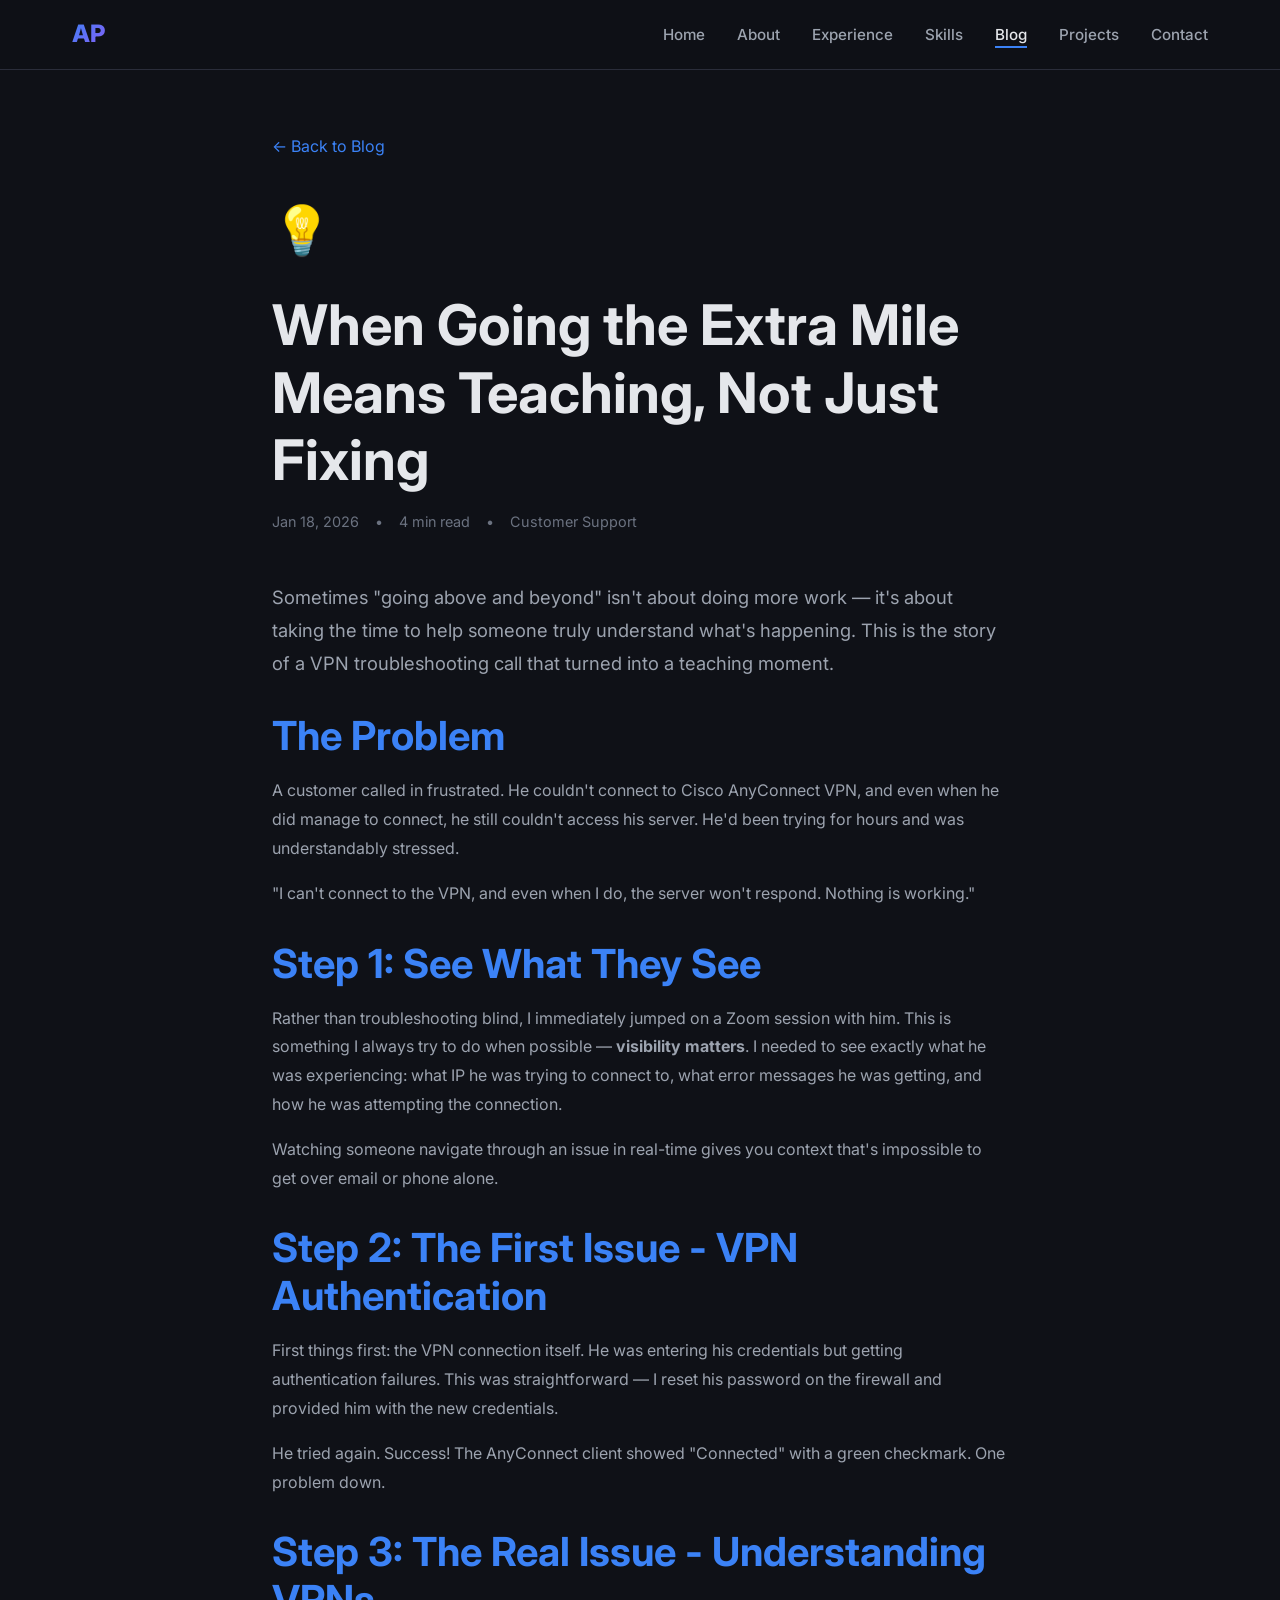
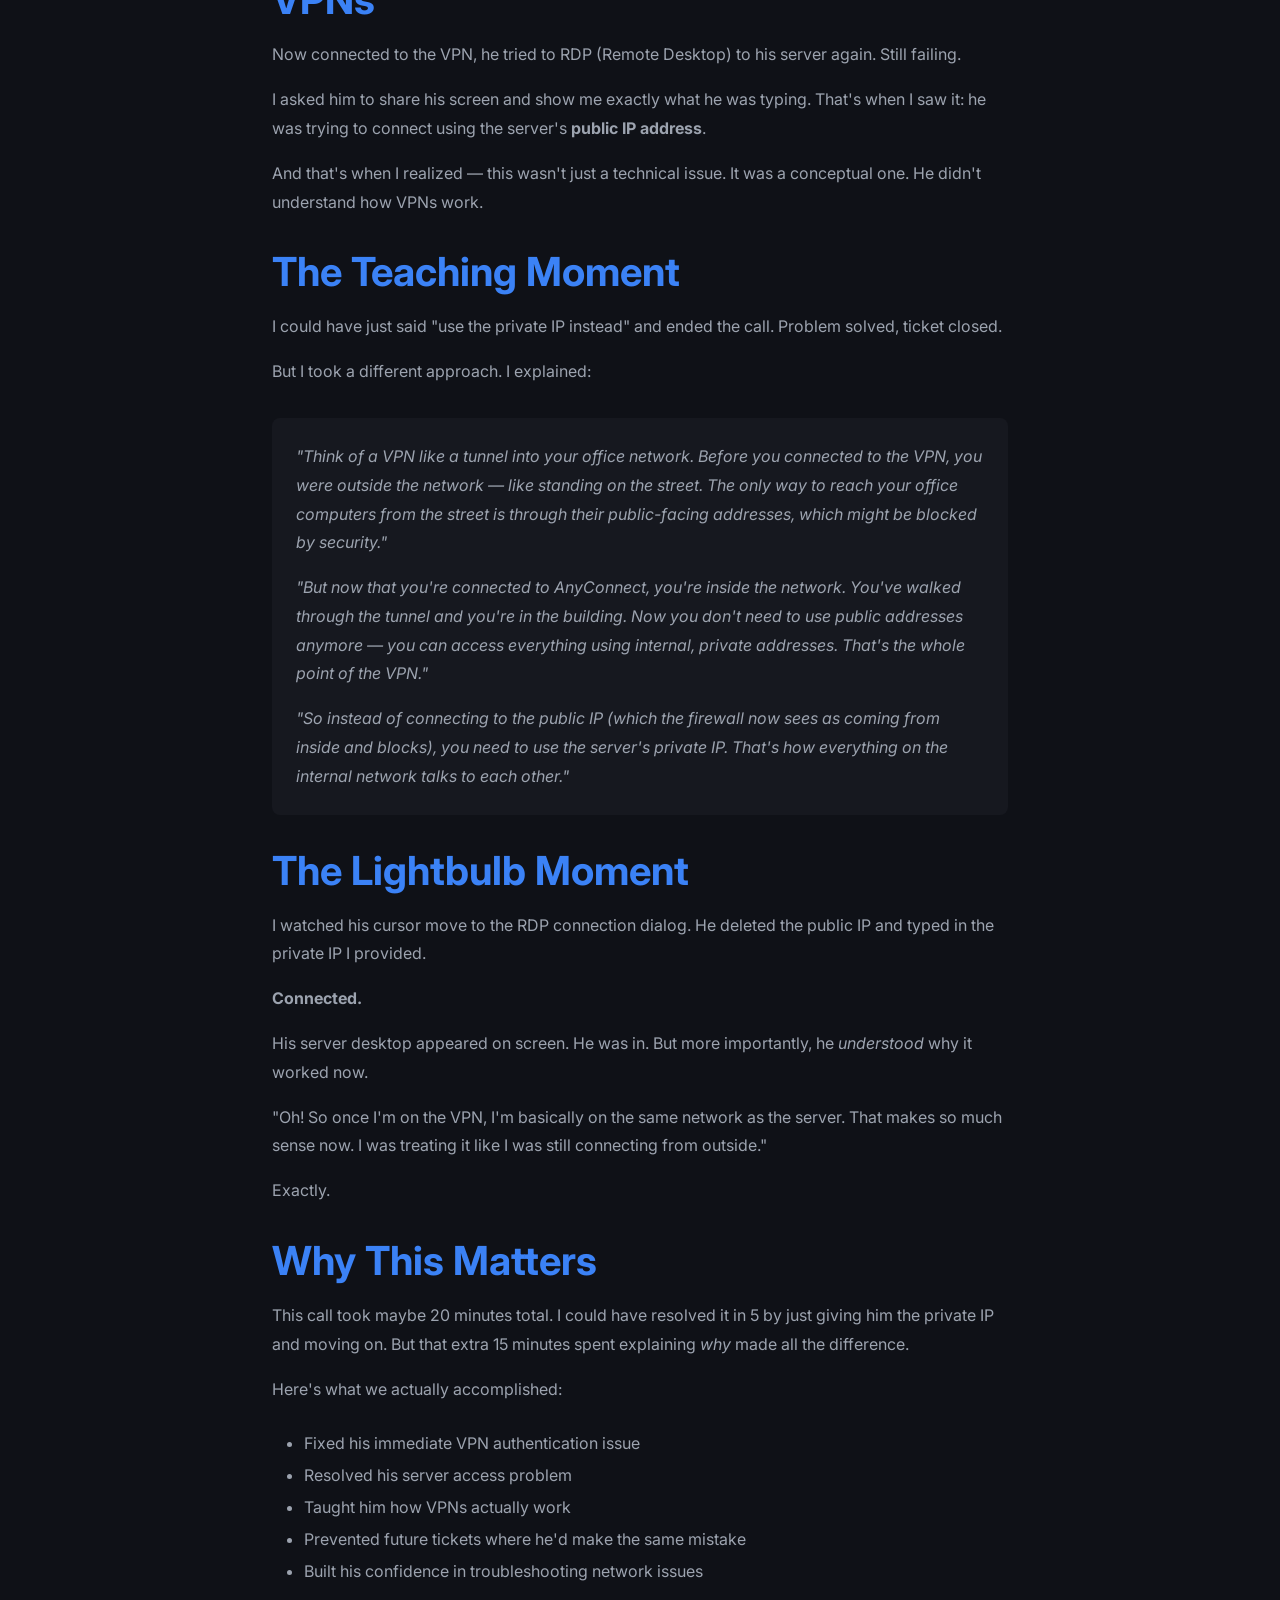
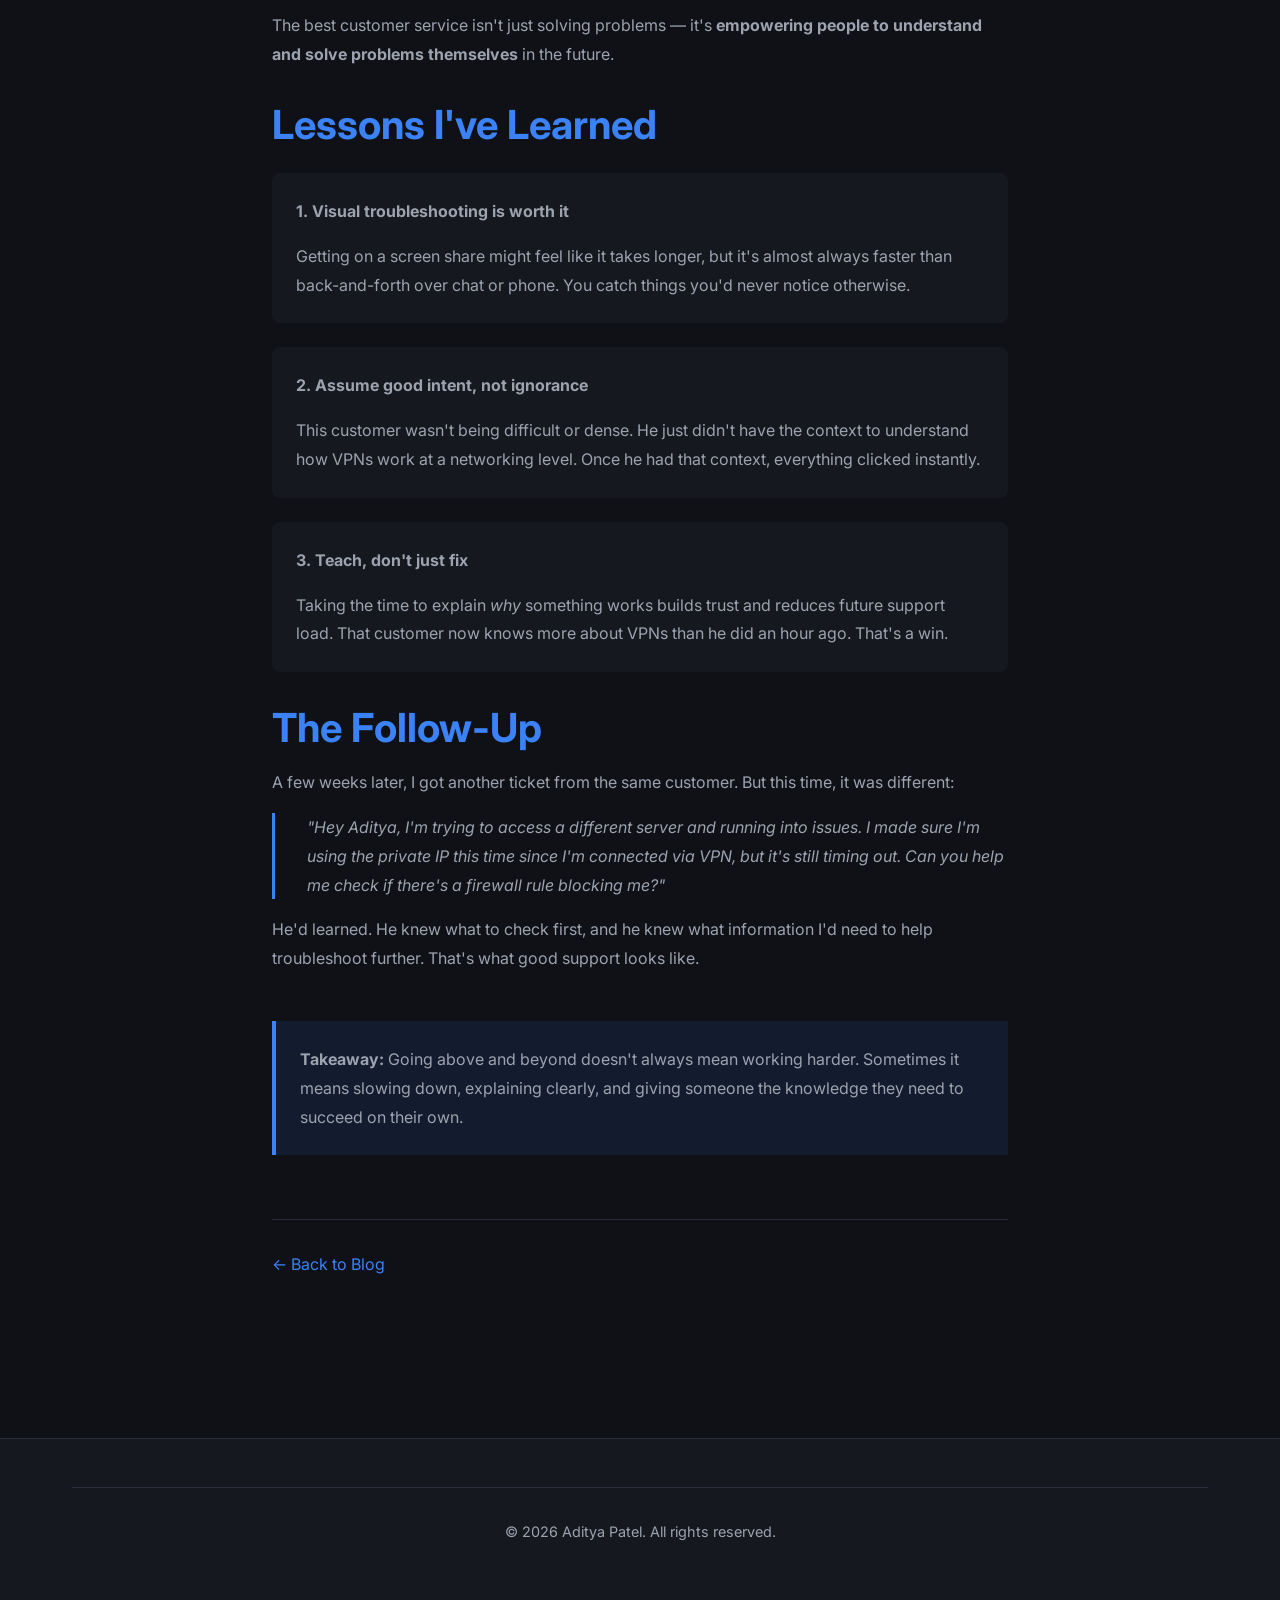
<file: blog/teaching-not-fixing.html>
<!DOCTYPE html>
<html lang="en">
<head>
  <meta charset="UTF-8">
  <meta name="viewport" content="width=device-width, initial-scale=1.0">
  <meta name="description" content="A story about helping a frustrated customer understand VPN networking basics while solving their access issue.">
  <title>When Going the Extra Mile Means Teaching, Not Just Fixing - Aditya Patel</title>
  <link href="https://fonts.googleapis.com/css2?family=Inter:wght@400;500;600;700;800&family=JetBrains+Mono:wght@400;500&display=swap" rel="stylesheet">
  <link rel="stylesheet" href="../css/style.css">
</head>
<body>
  <nav class="navbar">
    <div class="nav-container">
      <a href="../index.html" class="nav-brand">AP</a>
      <button class="mobile-toggle">☰</button>
      <ul class="nav-links">
        <li><a href="../index.html">Home</a></li>
        <li><a href="../about.html">About</a></li>
        <li><a href="../experience.html">Experience</a></li>
        <li><a href="../skills.html">Skills</a></li>
        <li><a href="../blog.html" class="active">Blog</a></li>
        <li><a href="../projects.html">Projects</a></li>
        <li><a href="../contact.html">Contact</a></li>
      </ul>
    </div>
  </nav>

  <div class="page-wrapper">
    <article class="section">
      <div class="container" style="max-width: 800px;">
        <a href="../blog.html" style="color: var(--accent); margin-bottom: 2rem; display: inline-block;">← Back to Blog</a>
        <div style="font-size: 3rem; margin-bottom: 1.5rem;">💡</div>
        <h1 style="margin-bottom: 1rem;">When Going the Extra Mile Means Teaching, Not Just Fixing</h1>
        <div style="display: flex; gap: 1rem; color: var(--text-muted); font-size: 0.9rem; margin-bottom: 3rem;">
          <span>Jan 18, 2026</span><span>•</span><span>4 min read</span><span>•</span><span>Customer Support</span>
        </div>

        <div style="color: var(--text-secondary); line-height: 1.8;">
          <p style="font-size: 1.15rem; margin-bottom: 2rem;">
            Sometimes "going above and beyond" isn't about doing more work — it's about taking the time to help 
            someone truly understand what's happening. This is the story of a VPN troubleshooting call that turned 
            into a teaching moment.
          </p>

          <h2 style="color: var(--accent); margin: 2rem 0 1rem;">The Problem</h2>
          <p>
            A customer called in frustrated. He couldn't connect to Cisco AnyConnect VPN, and even when he did manage 
            to connect, he still couldn't access his server. He'd been trying for hours and was understandably stressed.
          </p>
          <p>
            "I can't connect to the VPN, and even when I do, the server won't respond. Nothing is working."
          </p>

          <h2 style="color: var(--accent); margin: 2rem 0 1rem;">Step 1: See What They See</h2>
          <p>
            Rather than troubleshooting blind, I immediately jumped on a Zoom session with him. This is something 
            I always try to do when possible — <strong>visibility matters</strong>. I needed to see exactly what he 
            was experiencing: what IP he was trying to connect to, what error messages he was getting, and how he 
            was attempting the connection.
          </p>
          <p>
            Watching someone navigate through an issue in real-time gives you context that's impossible to get over 
            email or phone alone.
          </p>

          <h2 style="color: var(--accent); margin: 2rem 0 1rem;">Step 2: The First Issue - VPN Authentication</h2>
          <p>
            First things first: the VPN connection itself. He was entering his credentials but getting authentication 
            failures. This was straightforward — I reset his password on the firewall and provided him with the new 
            credentials.
          </p>
          <p>
            He tried again. Success! The AnyConnect client showed "Connected" with a green checkmark. One problem down.
          </p>

          <h2 style="color: var(--accent); margin: 2rem 0 1rem;">Step 3: The Real Issue - Understanding VPNs</h2>
          <p>
            Now connected to the VPN, he tried to RDP (Remote Desktop) to his server again. Still failing.
          </p>
          <p>
            I asked him to share his screen and show me exactly what he was typing. That's when I saw it: 
            he was trying to connect using the server's <strong>public IP address</strong>.
          </p>
          <p>
            And that's when I realized — this wasn't just a technical issue. It was a conceptual one. He didn't 
            understand how VPNs work.
          </p>

          <h2 style="color: var(--accent); margin: 2rem 0 1rem;">The Teaching Moment</h2>
          <p>
            I could have just said "use the private IP instead" and ended the call. Problem solved, ticket closed.
          </p>
          <p>
            But I took a different approach. I explained:
          </p>
          <div style="background: var(--bg-secondary); padding: 1.5rem; border-radius: 8px; margin: 2rem 0;">
            <p style="margin-bottom: 1rem; font-style: italic;">
              "Think of a VPN like a tunnel into your office network. Before you connected to the VPN, you were outside 
              the network — like standing on the street. The only way to reach your office computers from the street 
              is through their public-facing addresses, which might be blocked by security."
            </p>
            <p style="margin-bottom: 1rem; font-style: italic;">
              "But now that you're connected to AnyConnect, you're <em>inside</em> the network. You've walked through 
              the tunnel and you're in the building. Now you don't need to use public addresses anymore — you can 
              access everything using internal, private addresses. That's the whole point of the VPN."
            </p>
            <p style="margin: 0; font-style: italic;">
              "So instead of connecting to the public IP (which the firewall now sees as coming from inside and blocks), 
              you need to use the server's private IP. That's how everything on the internal network talks to each other."
            </p>
          </div>

          <h2 style="color: var(--accent); margin: 2rem 0 1rem;">The Lightbulb Moment</h2>
          <p>
            I watched his cursor move to the RDP connection dialog. He deleted the public IP and typed in the private 
            IP I provided.
          </p>
          <p>
            <strong>Connected.</strong>
          </p>
          <p>
            His server desktop appeared on screen. He was in. But more importantly, he <em>understood</em> why it worked now.
          </p>
          <p>
            "Oh! So once I'm on the VPN, I'm basically on the same network as the server. That makes so much sense now. 
            I was treating it like I was still connecting from outside."
          </p>
          <p>
            Exactly.
          </p>

          <h2 style="color: var(--accent); margin: 2rem 0 1rem;">Why This Matters</h2>
          <p>
            This call took maybe 20 minutes total. I could have resolved it in 5 by just giving him the private IP 
            and moving on. But that extra 15 minutes spent explaining <em>why</em> made all the difference.
          </p>
          <p>
            Here's what we actually accomplished:
          </p>
          <ul style="margin: 1.5rem 0 1.5rem 2rem; line-height: 2;">
            <li>Fixed his immediate VPN authentication issue</li>
            <li>Resolved his server access problem</li>
            <li>Taught him how VPNs actually work</li>
            <li>Prevented future tickets where he'd make the same mistake</li>
            <li>Built his confidence in troubleshooting network issues</li>
          </ul>
          <p>
            The best customer service isn't just solving problems — it's <strong>empowering people to understand 
            and solve problems themselves</strong> in the future.
          </p>

          <h2 style="color: var(--accent); margin: 2rem 0 1rem;">Lessons I've Learned</h2>

          <div style="background: var(--bg-secondary); padding: 1.5rem; border-radius: 8px; margin: 1.5rem 0;">
            <p style="margin-bottom: 1rem;"><strong>1. Visual troubleshooting is worth it</strong></p>
            <p style="margin: 0;">
              Getting on a screen share might feel like it takes longer, but it's almost always faster than 
              back-and-forth over chat or phone. You catch things you'd never notice otherwise.
            </p>
          </div>

          <div style="background: var(--bg-secondary); padding: 1.5rem; border-radius: 8px; margin: 1.5rem 0;">
            <p style="margin-bottom: 1rem;"><strong>2. Assume good intent, not ignorance</strong></p>
            <p style="margin: 0;">
              This customer wasn't being difficult or dense. He just didn't have the context to understand how VPNs 
              work at a networking level. Once he had that context, everything clicked instantly.
            </p>
          </div>

          <div style="background: var(--bg-secondary); padding: 1.5rem; border-radius: 8px; margin: 1.5rem 0;">
            <p style="margin-bottom: 1rem;"><strong>3. Teach, don't just fix</strong></p>
            <p style="margin: 0;">
              Taking the time to explain <em>why</em> something works builds trust and reduces future support load. 
              That customer now knows more about VPNs than he did an hour ago. That's a win.
            </p>
          </div>

          <h2 style="color: var(--accent); margin: 2rem 0 1rem;">The Follow-Up</h2>
          <p>
            A few weeks later, I got another ticket from the same customer. But this time, it was different:
          </p>
          <p style="font-style: italic; padding-left: 2rem; border-left: 3px solid var(--accent);">
            "Hey Aditya, I'm trying to access a different server and running into issues. I made sure I'm using 
            the private IP this time since I'm connected via VPN, but it's still timing out. Can you help me check 
            if there's a firewall rule blocking me?"
          </p>
          <p>
            He'd learned. He knew what to check first, and he knew what information I'd need to help troubleshoot further. 
            That's what good support looks like.
          </p>

          <div style="background: rgba(59, 130, 246, 0.1); border-left: 4px solid var(--accent); padding: 1.5rem; margin: 3rem 0;">
            <p style="margin: 0;">
              <strong>Takeaway:</strong> Going above and beyond doesn't always mean working harder. Sometimes it 
              means slowing down, explaining clearly, and giving someone the knowledge they need to succeed on their own.
            </p>
          </div>
        </div>

        <div style="margin-top: 4rem; padding-top: 2rem; border-top: 1px solid var(--border);">
          <a href="../blog.html" style="color: var(--accent);">← Back to Blog</a>
        </div>
      </div>
    </article>
  </div>

  <footer class="footer">
    <div class="container">
      <div class="footer-bottom">
        <p>&copy; 2026 Aditya Patel. All rights reserved.</p>
      </div>
    </div>
  </footer>
  <script src="../js/main.js"></script>
</body>
</html>
</file>
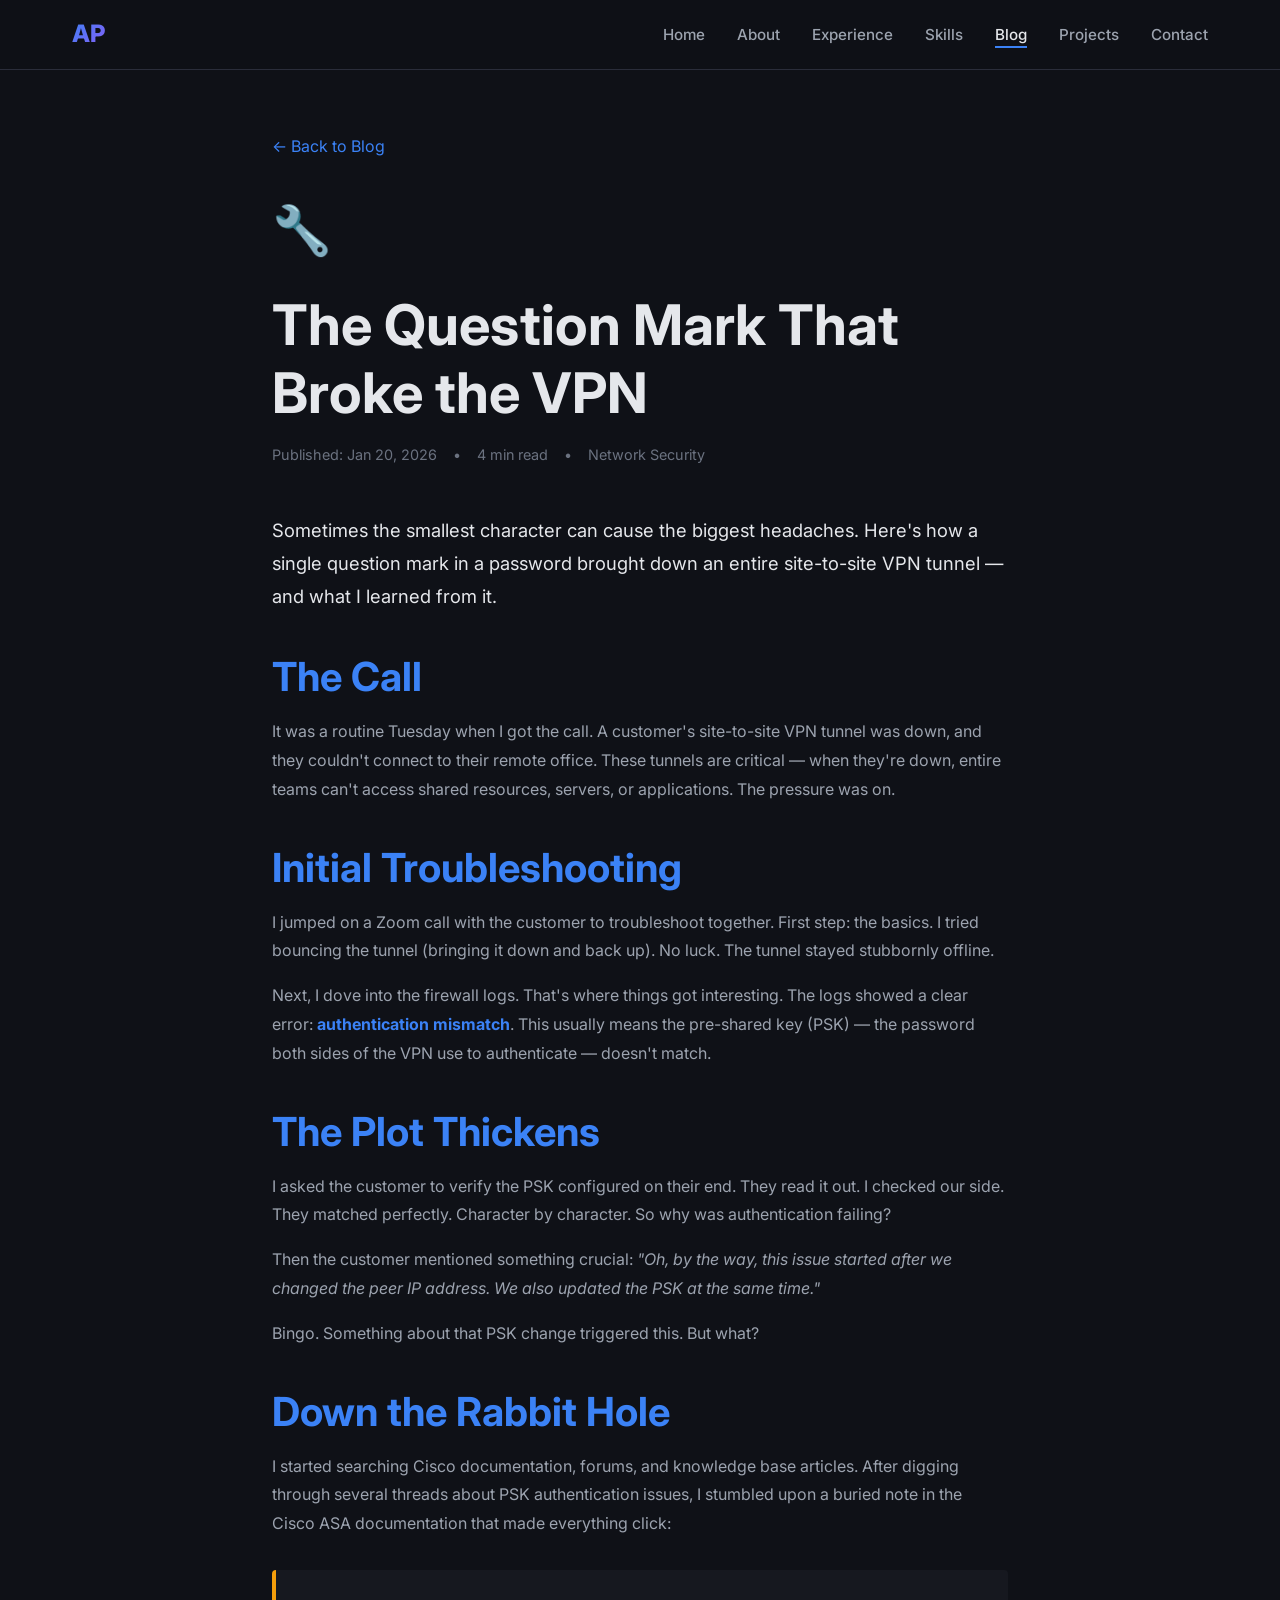
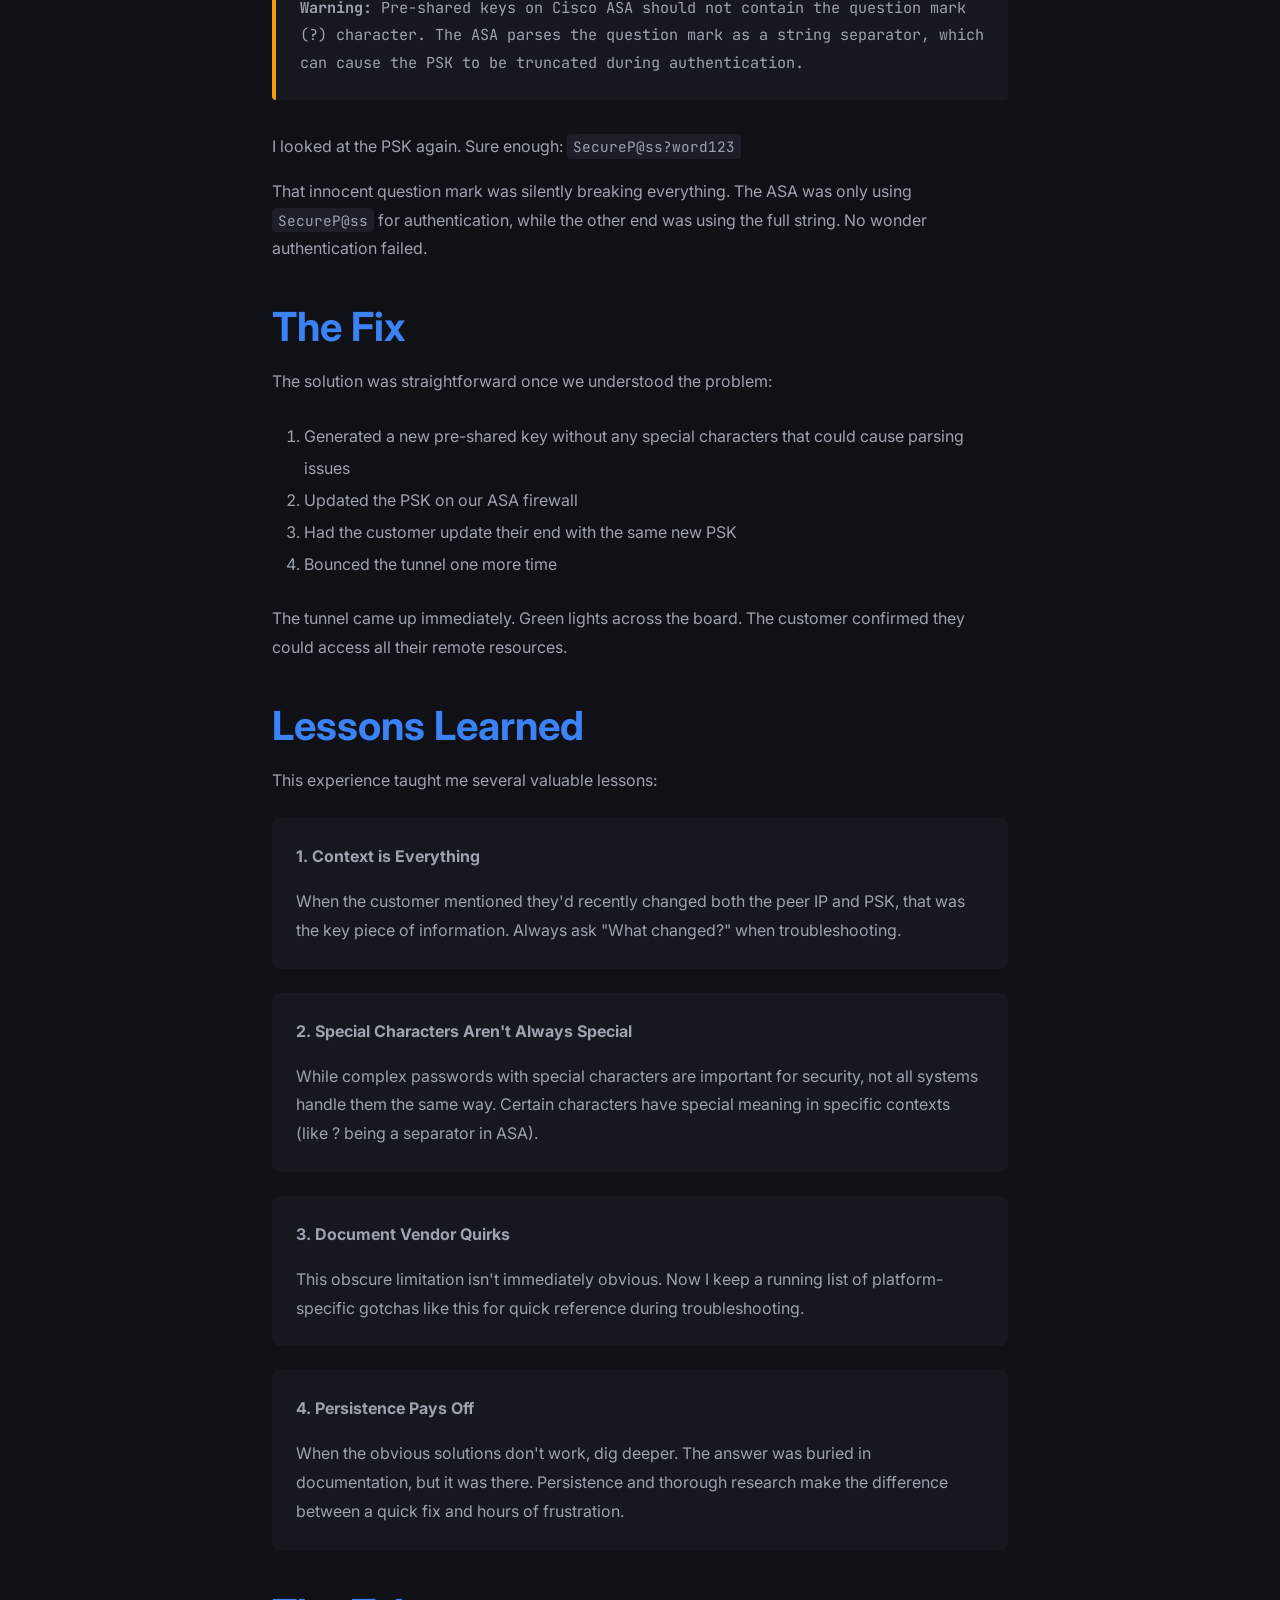
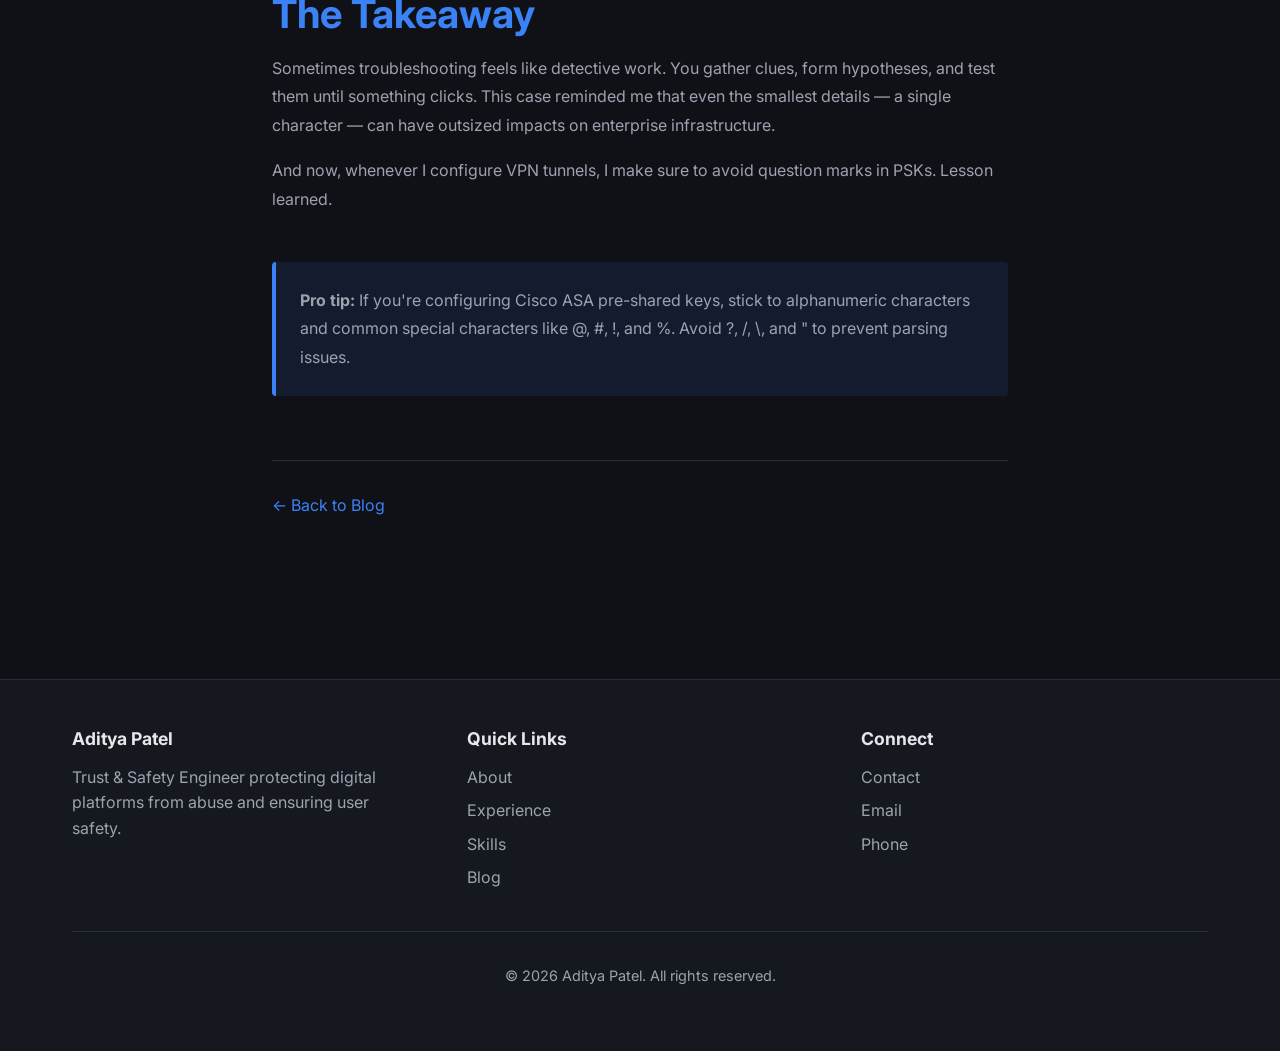
<file: blog/vpn troubleshooting.html>
<!DOCTYPE html>
<html lang="en">
<head>
  <meta charset="UTF-8">
  <meta name="viewport" content="width=device-width, initial-scale=1.0">
  <meta name="description" content="Real story of troubleshooting a site-to-site VPN tunnel issue caused by a special character in the pre-shared key.">
  <title>The Question Mark That Broke the VPN - Aditya Patel</title>
  <link rel="preconnect" href="https://fonts.googleapis.com">
  <link rel="preconnect" href="https://fonts.gstatic.com" crossorigin>
  <link href="https://fonts.googleapis.com/css2?family=Inter:wght@400;500;600;700;800&family=JetBrains+Mono:wght@400;500&display=swap" rel="stylesheet">
  <link rel="stylesheet" href="../css/style.css">
</head>
<body>
  <nav class="navbar">
    <div class="nav-container">
      <a href="../index.html" class="nav-brand">AP</a>
      <button class="mobile-toggle" aria-label="Toggle navigation">☰</button>
      <ul class="nav-links">
        <li><a href="../index.html">Home</a></li>
        <li><a href="../about.html">About</a></li>
        <li><a href="../experience.html">Experience</a></li>
        <li><a href="../skills.html">Skills</a></li>
        <li><a href="../blog.html" class="active">Blog</a></li>
        <li><a href="../projects.html">Projects</a></li>
        <li><a href="../contact.html">Contact</a></li>
      </ul>
    </div>
  </nav>

  <div class="page-wrapper">
    <article class="section">
      <div class="container" style="max-width: 800px;">
        <div style="margin-bottom: 3rem;">
          <a href="../blog.html" style="color: var(--accent); display: inline-flex; align-items: center; gap: 0.5rem; margin-bottom: 2rem;">
            ← Back to Blog
          </a>
          <div style="font-size: 3rem; margin-bottom: 1.5rem;">🔧</div>
          <h1 style="margin-bottom: 1rem;">The Question Mark That Broke the VPN</h1>
          <div style="display: flex; gap: 1rem; color: var(--text-muted); font-size: 0.9rem;">
            <span>Published: Jan 20, 2026</span>
            <span>•</span>
            <span>4 min read</span>
            <span>•</span>
            <span>Network Security</span>
          </div>
        </div>

        <div style="color: var(--text-secondary); line-height: 1.8;">
          <p style="font-size: 1.15rem; color: var(--text-primary); margin-bottom: 2rem;">
            Sometimes the smallest character can cause the biggest headaches. Here's how a single question mark 
            in a password brought down an entire site-to-site VPN tunnel — and what I learned from it.
          </p>

          <h2 style="color: var(--accent); margin-top: 2.5rem; margin-bottom: 1rem;">The Call</h2>
          <p>
            It was a routine Tuesday when I got the call. A customer's site-to-site VPN tunnel was down, and they 
            couldn't connect to their remote office. These tunnels are critical — when they're down, entire teams 
            can't access shared resources, servers, or applications. The pressure was on.
          </p>

          <h2 style="color: var(--accent); margin-top: 2.5rem; margin-bottom: 1rem;">Initial Troubleshooting</h2>
          <p>
            I jumped on a Zoom call with the customer to troubleshoot together. First step: the basics. I tried 
            bouncing the tunnel (bringing it down and back up). No luck. The tunnel stayed stubbornly offline.
          </p>
          <p>
            Next, I dove into the firewall logs. That's where things got interesting. The logs showed a clear error: 
            <strong style="color: var(--accent);">authentication mismatch</strong>. This usually means the 
            pre-shared key (PSK) — the password both sides of the VPN use to authenticate — doesn't match.
          </p>

          <h2 style="color: var(--accent); margin-top: 2.5rem; margin-bottom: 1rem;">The Plot Thickens</h2>
          <p>
            I asked the customer to verify the PSK configured on their end. They read it out. I checked our side. 
            They matched perfectly. Character by character. So why was authentication failing?
          </p>
          <p>
            Then the customer mentioned something crucial: <em>"Oh, by the way, this issue started after we changed 
            the peer IP address. We also updated the PSK at the same time."</em>
          </p>
          <p>
            Bingo. Something about that PSK change triggered this. But what?
          </p>

          <h2 style="color: var(--accent); margin-top: 2.5rem; margin-bottom: 1rem;">Down the Rabbit Hole</h2>
          <p>
            I started searching Cisco documentation, forums, and knowledge base articles. After digging through 
            several threads about PSK authentication issues, I stumbled upon a buried note in the Cisco ASA 
            documentation that made everything click:
          </p>
          <div style="background: var(--bg-secondary); border-left: 4px solid var(--warning); padding: 1.5rem; margin: 2rem 0; border-radius: 4px;">
            <p style="margin: 0; font-family: var(--font-mono); font-size: 0.95rem;">
              <strong>Warning:</strong> Pre-shared keys on Cisco ASA should not contain the question mark (?) character. 
              The ASA parses the question mark as a string separator, which can cause the PSK to be truncated during authentication.
            </p>
          </div>
          <p>
            I looked at the PSK again. Sure enough: <code>SecureP@ss?word123</code>
          </p>
          <p>
            That innocent question mark was silently breaking everything. The ASA was only using <code>SecureP@ss</code> 
            for authentication, while the other end was using the full string. No wonder authentication failed.
          </p>

          <h2 style="color: var(--accent); margin-top: 2.5rem; margin-bottom: 1rem;">The Fix</h2>
          <p>
            The solution was straightforward once we understood the problem:
          </p>
          <ol style="margin: 1.5rem 0 1.5rem 2rem; line-height: 2;">
            <li>Generated a new pre-shared key without any special characters that could cause parsing issues</li>
            <li>Updated the PSK on our ASA firewall</li>
            <li>Had the customer update their end with the same new PSK</li>
            <li>Bounced the tunnel one more time</li>
          </ol>
          <p>
            The tunnel came up immediately. Green lights across the board. The customer confirmed they could access 
            all their remote resources.
          </p>

          <h2 style="color: var(--accent); margin-top: 2.5rem; margin-bottom: 1rem;">Lessons Learned</h2>
          <p>
            This experience taught me several valuable lessons:
          </p>

          <div style="background: var(--bg-secondary); padding: 1.5rem; border-radius: 8px; margin: 1.5rem 0;">
            <p style="margin-bottom: 1rem;"><strong>1. Context is Everything</strong></p>
            <p style="margin: 0;">
              When the customer mentioned they'd recently changed both the peer IP and PSK, that was the key piece 
              of information. Always ask "What changed?" when troubleshooting.
            </p>
          </div>

          <div style="background: var(--bg-secondary); padding: 1.5rem; border-radius: 8px; margin: 1.5rem 0;">
            <p style="margin-bottom: 1rem;"><strong>2. Special Characters Aren't Always Special</strong></p>
            <p style="margin: 0;">
              While complex passwords with special characters are important for security, not all systems handle them 
              the same way. Certain characters have special meaning in specific contexts (like ? being a separator in ASA).
            </p>
          </div>

          <div style="background: var(--bg-secondary); padding: 1.5rem; border-radius: 8px; margin: 1.5rem 0;">
            <p style="margin-bottom: 1rem;"><strong>3. Document Vendor Quirks</strong></p>
            <p style="margin: 0;">
              This obscure limitation isn't immediately obvious. Now I keep a running list of platform-specific 
              gotchas like this for quick reference during troubleshooting.
            </p>
          </div>

          <div style="background: var(--bg-secondary); padding: 1.5rem; border-radius: 8px; margin: 1.5rem 0;">
            <p style="margin-bottom: 1rem;"><strong>4. Persistence Pays Off</strong></p>
            <p style="margin: 0;">
              When the obvious solutions don't work, dig deeper. The answer was buried in documentation, but it was there. 
              Persistence and thorough research make the difference between a quick fix and hours of frustration.
            </p>
          </div>

          <h2 style="color: var(--accent); margin-top: 2.5rem; margin-bottom: 1rem;">The Takeaway</h2>
          <p>
            Sometimes troubleshooting feels like detective work. You gather clues, form hypotheses, and test them 
            until something clicks. This case reminded me that even the smallest details — a single character — 
            can have outsized impacts on enterprise infrastructure.
          </p>
          <p>
            And now, whenever I configure VPN tunnels, I make sure to avoid question marks in PSKs. Lesson learned.
          </p>

          <div style="background: rgba(59, 130, 246, 0.1); border-left: 4px solid var(--accent); padding: 1.5rem; margin: 3rem 0; border-radius: 4px;">
            <p style="margin: 0;">
              <strong>Pro tip:</strong> If you're configuring Cisco ASA pre-shared keys, stick to alphanumeric characters 
              and common special characters like @, #, !, and %. Avoid ?, /, \, and " to prevent parsing issues.
            </p>
          </div>
        </div>

        <div style="margin-top: 4rem; padding-top: 2rem; border-top: 1px solid var(--border);">
          <a href="../blog.html" style="color: var(--accent);">← Back to Blog</a>
        </div>
      </div>
    </article>
  </div>

  <footer class="footer">
    <div class="container">
      <div class="footer-content">
        <div class="footer-section">
          <h3>Aditya Patel</h3>
          <p style="color: var(--text-secondary);">
            Trust & Safety Engineer protecting digital platforms from abuse and ensuring user safety.
          </p>
        </div>
        <div class="footer-section">
          <h3>Quick Links</h3>
          <ul class="footer-links">
            <li><a href="../about.html">About</a></li>
            <li><a href="../experience.html">Experience</a></li>
            <li><a href="../skills.html">Skills</a></li>
            <li><a href="../blog.html">Blog</a></li>
          </ul>
        </div>
        <div class="footer-section">
          <h3>Connect</h3>
          <ul class="footer-links">
            <li><a href="../contact.html">Contact</a></li>
            <li><a href="mailto:aditya10328@gmail.com">Email</a></li>
            <li><a href="tel:+918957208416">Phone</a></li>
          </ul>
        </div>
      </div>
      <div class="footer-bottom">
        <p>&copy; 2026 Aditya Patel. All rights reserved.</p>
      </div>
    </div>
  </footer>

  <script src="../js/main.js"></script>
</body>
</html>
</file>
<file: css/style.css>
/* ═══════════════════════════════════════════════════════════
   ADITYA PATEL PORTFOLIO - GLOBAL STYLES
   ═══════════════════════════════════════════════════════════ */

*, *::before, *::after {
  box-sizing: border-box;
  margin: 0;
  padding: 0;
}

:root {
  /* Dark Mode Colors (Default) */
  --bg-primary: #0f1117;
  --bg-secondary: #16181f;
  --bg-tertiary: #1d1f28;
  --border: #2a2d3a;
  --accent: #3b82f6;
  --accent-hover: #60a5fa;
  --text-primary: #e5e7eb;
  --text-secondary: #9ca3af;
  --text-muted: #6b7280;
  --success: #10b981;
  --warning: #f59e0b;
  
  /* Spacing */
  --nav-height: 70px;
  --container-max: 1200px;
  
  /* Typography */
  --font-primary: 'Inter', -apple-system, BlinkMacSystemFont, sans-serif;
  --font-mono: 'JetBrains Mono', 'Fira Code', monospace;
}

/* Light Mode */
body.light-mode {
  --bg-primary: #ffffff;
  --bg-secondary: #f9fafb;
  --bg-tertiary: #f3f4f6;
  --border: #e5e7eb;
  --accent: #2563eb;
  --accent-hover: #3b82f6;
  --text-primary: #111827;
  --text-secondary: #374151;
  --text-muted: #6b7280;
}

/* Fix navigation links in light mode */
body.light-mode .nav-links a {
  color: #374151;
}

body.light-mode .nav-links a:hover,
body.light-mode .nav-links a.active {
  color: #2563eb;
}
}

  /* Spacing */
  --nav-height: 70px;
  --container-max: 1200px;
  
  /* Typography */
  --font-primary: 'Inter', -apple-system, BlinkMacSystemFont, sans-serif;
  --font-mono: 'JetBrains Mono', 'Fira Code', monospace;
}

html {
  scroll-behavior: smooth;
  font-size: 16px;
}

body {
  font-family: var(--font-primary);
  background: var(--bg-primary);
  color: var(--text-primary);
  line-height: 1.6;
  overflow-x: hidden;
  min-height: 100vh;
}

/* ═══════════════════════════════════════════════════════════
   TYPOGRAPHY
   ═══════════════════════════════════════════════════════════ */

h1, h2, h3, h4, h5, h6 {
  font-weight: 700;
  line-height: 1.2;
  margin-bottom: 1rem;
}

h1 { font-size: clamp(2rem, 5vw, 3.5rem); }
h2 { font-size: clamp(1.75rem, 4vw, 2.5rem); }
h3 { font-size: clamp(1.5rem, 3vw, 2rem); }
h4 { font-size: 1.25rem; }

p { margin-bottom: 1rem; color: var(--text-secondary); }

a {
  color: var(--accent);
  text-decoration: none;
  transition: color 0.2s ease;
}

a:hover { color: var(--accent-hover); }

code {
  font-family: var(--font-mono);
  background: var(--bg-tertiary);
  padding: 0.2em 0.4em;
  border-radius: 4px;
  font-size: 0.9em;
}

/* ═══════════════════════════════════════════════════════════
   NAVIGATION
   ═══════════════════════════════════════════════════════════ */

.navbar {
  position: fixed;
  top: 0;
  left: 0;
  right: 0;
  height: var(--nav-height);
  background: rgba(15, 17, 23, 0.95);
  backdrop-filter: blur(12px);
  border-bottom: 1px solid var(--border);
  z-index: 1000;
  display: flex;
  align-items: center;
}

.nav-container {
  max-width: var(--container-max);
  margin: 0 auto;
  padding: 0 2rem;
  width: 100%;
  display: flex;
  justify-content: space-between;
  align-items: center;
}

.nav-brand {
  font-size: 1.5rem;
  font-weight: 800;
  background: linear-gradient(135deg, var(--accent) 0%, #8b5cf6 100%);
  -webkit-background-clip: text;
  -webkit-text-fill-color: transparent;
  background-clip: text;
}

.nav-links {
  display: flex;
  gap: 2rem;
  list-style: none;
  align-items: center;
}

.nav-links a {
  color: var(--text-secondary);
  font-size: 0.95rem;
  font-weight: 500;
  transition: color 0.2s;
  position: relative;
}

.nav-links a::after {
  content: '';
  position: absolute;
  bottom: -4px;
  left: 0;
  width: 0;
  height: 2px;
  background: var(--accent);
  transition: width 0.3s ease;
}

.nav-links a:hover::after,
.nav-links a.active::after {
  width: 100%;
}

.nav-links a:hover,
.nav-links a.active {
  color: var(--text-primary);
}

.mobile-toggle {
  display: none;
  background: none;
  border: none;
  color: var(--text-primary);
  font-size: 1.5rem;
  cursor: pointer;
}
.theme-toggle {
  background: none;
  border: 1px solid var(--border);
  color: var(--text-primary);
  font-size: 1.2rem;
  width: 40px;
  height: 40px;
  border-radius: 50%;
  cursor: pointer;
  display: flex;
  align-items: center;
  justify-content: center;
  transition: all 0.3s ease;
  margin-left: 1rem;
  -webkit-tap-highlight-color: transparent;
  user-select: none;
  -webkit-user-select: none;
}

.theme-toggle:hover {
  background: var(--bg-tertiary);
  border-color: var(--accent);
  transform: rotate(180deg);
}

.theme-toggle:active {
  transform: scale(0.95);
}

.theme-icon {
  pointer-events: none;
}
/* ═══════════════════════════════════════════════════════════
   LAYOUT
   ═══════════════════════════════════════════════════════════ */

.container {
  max-width: var(--container-max);
  margin: 0 auto;
  padding: 0 2rem;
}

.page-wrapper {
  min-height: 100vh;
  padding-top: var(--nav-height);
}

.section {
  padding: 4rem 0;
}

.section-header {
  margin-bottom: 3rem;
}

.section-title {
  font-size: 2.5rem;
  margin-bottom: 0.5rem;
  background: linear-gradient(135deg, var(--text-primary) 0%, var(--text-secondary) 100%);
  -webkit-background-clip: text;
  -webkit-text-fill-color: transparent;
  background-clip: text;
}

.section-subtitle {
  color: var(--text-muted);
  font-size: 1.1rem;
}

/* ═══════════════════════════════════════════════════════════
   HERO SECTION
   ═══════════════════════════════════════════════════════════ */

.hero {
  min-height: calc(100vh - var(--nav-height));
  display: flex;
  align-items: center;
  position: relative;
  overflow: hidden;
}

.hero::before {
  content: '';
  position: absolute;
  top: -50%;
  right: -20%;
  width: 800px;
  height: 800px;
  background: radial-gradient(circle, rgba(59, 130, 246, 0.1) 0%, transparent 70%);
  pointer-events: none;
  animation: float 20s ease-in-out infinite;
}

@keyframes float {
  0%, 100% { transform: translate(0, 0) rotate(0deg); }
  33% { transform: translate(30px, -30px) rotate(5deg); }
  66% { transform: translate(-20px, 20px) rotate(-5deg); }
}

.hero-content {
  max-width: 800px;
  position: relative;
  z-index: 1;
}

.hero-badge {
  display: inline-flex;
  align-items: center;
  gap: 0.5rem;
  background: rgba(59, 130, 246, 0.1);
  border: 1px solid rgba(59, 130, 246, 0.3);
  padding: 0.5rem 1rem;
  border-radius: 50px;
  font-size: 0.85rem;
  color: var(--accent);
  margin-bottom: 1.5rem;
  animation: fadeInUp 0.6s ease;
}

.hero-badge::before {
  content: '';
  width: 8px;
  height: 8px;
  background: var(--success);
  border-radius: 50%;
  animation: pulse 2s ease-in-out infinite;
}

@keyframes pulse {
  0%, 100% { opacity: 1; transform: scale(1); }
  50% { opacity: 0.5; transform: scale(1.2); }
}

.hero h1 {
  font-size: clamp(2.5rem, 6vw, 4.5rem);
  margin-bottom: 1rem;
  animation: fadeInUp 0.6s 0.2s ease backwards;
}

.hero h1 .accent {
  color: var(--accent);
}

.hero-subtitle {
  font-size: clamp(1.1rem, 2vw, 1.5rem);
  color: var(--text-secondary);
  margin-bottom: 1.5rem;
  animation: fadeInUp 0.6s 0.4s ease backwards;
}

.hero-description {
  font-size: 1.1rem;
  color: var(--text-secondary);
  line-height: 1.8;
  margin-bottom: 2rem;
  animation: fadeInUp 0.6s 0.6s ease backwards;
}

.hero-cta {
  display: flex;
  gap: 1rem;
  flex-wrap: wrap;
  animation: fadeInUp 0.6s 0.8s ease backwards;
}

@keyframes fadeInUp {
  from {
    opacity: 0;
    transform: translateY(30px);
  }
  to {
    opacity: 1;
    transform: translateY(0);
  }
}

/* ═══════════════════════════════════════════════════════════
   BUTTONS
   ═══════════════════════════════════════════════════════════ */

.btn {
  display: inline-flex;
  align-items: center;
  gap: 0.5rem;
  padding: 0.85rem 1.75rem;
  border-radius: 8px;
  font-weight: 600;
  font-size: 0.95rem;
  border: none;
  cursor: pointer;
  transition: all 0.3s ease;
  text-decoration: none;
}

.btn-primary {
  background: var(--accent);
  color: white;
  box-shadow: 0 4px 14px rgba(59, 130, 246, 0.3);
}

.btn-primary:hover {
  background: var(--accent-hover);
  transform: translateY(-2px);
  box-shadow: 0 6px 20px rgba(59, 130, 246, 0.4);
}

.btn-secondary {
  background: transparent;
  color: var(--text-primary);
  border: 2px solid var(--border);
}

.btn-secondary:hover {
  border-color: var(--accent);
  color: var(--accent);
  transform: translateY(-2px);
}

/* ═══════════════════════════════════════════════════════════
   CARDS
   ═══════════════════════════════════════════════════════════ */

.card {
  background: var(--bg-secondary);
  border: 1px solid var(--border);
  border-radius: 12px;
  padding: 2rem;
  transition: all 0.3s ease;
}

.card:hover {
  border-color: var(--accent);
  transform: translateY(-4px);
  box-shadow: 0 12px 24px rgba(0, 0, 0, 0.3);
}

.card-header {
  display: flex;
  justify-content: space-between;
  align-items: flex-start;
  margin-bottom: 1rem;
  gap: 1rem;
  flex-wrap: wrap;
}

.card-title {
  font-size: 1.35rem;
  margin: 0;
}

.card-meta {
  color: var(--text-muted);
  font-size: 0.9rem;
  display: flex;
  align-items: center;
  gap: 0.5rem;
}

.card-tag {
  display: inline-block;
  background: rgba(59, 130, 246, 0.1);
  color: var(--accent);
  padding: 0.25rem 0.75rem;
  border-radius: 50px;
  font-size: 0.8rem;
  border: 1px solid rgba(59, 130, 246, 0.3);
  white-space: nowrap;
}

/* ═══════════════════════════════════════════════════════════
   GRID LAYOUTS
   ═══════════════════════════════════════════════════════════ */

.grid {
  display: grid;
  gap: 2rem;
}

.grid-2 { grid-template-columns: repeat(auto-fit, minmax(300px, 1fr)); }
.grid-3 { grid-template-columns: repeat(auto-fit, minmax(280px, 1fr)); }

/* ═══════════════════════════════════════════════════════════
   BLOG POSTS
   ═══════════════════════════════════════════════════════════ */

.post-card {
  background: var(--bg-secondary);
  border: 1px solid var(--border);
  border-radius: 12px;
  overflow: hidden;
  transition: all 0.3s ease;
  display: flex;
  flex-direction: column;
}

.post-card:hover {
  border-color: var(--accent);
  transform: translateY(-4px);
  box-shadow: 0 12px 24px rgba(0, 0, 0, 0.3);
}

.post-image {
  width: 100%;
  height: 200px;
  background: linear-gradient(135deg, var(--accent) 0%, #8b5cf6 100%);
  display: flex;
  align-items: center;
  justify-content: center;
  font-size: 3rem;
  opacity: 0.8;
}

.post-content {
  padding: 1.5rem;
  flex: 1;
  display: flex;
  flex-direction: column;
}

.post-meta {
  display: flex;
  gap: 1rem;
  margin-bottom: 1rem;
  font-size: 0.85rem;
  color: var(--text-muted);
}

.post-title {
  font-size: 1.5rem;
  margin-bottom: 0.75rem;
}

.post-title a {
  color: var(--text-primary);
}

.post-title a:hover {
  color: var(--accent);
}

.post-excerpt {
  color: var(--text-secondary);
  margin-bottom: 1rem;
  flex: 1;
}

.post-link {
  color: var(--accent);
  font-weight: 600;
  display: inline-flex;
  align-items: center;
  gap: 0.5rem;
}

.post-link:hover {
  gap: 0.75rem;
}

/* ═══════════════════════════════════════════════════════════
   TIMELINE (Experience)
   ═══════════════════════════════════════════════════════════ */

.timeline {
  position: relative;
  padding-left: 2rem;
}

.timeline::before {
  content: '';
  position: absolute;
  left: 0;
  top: 0;
  bottom: 0;
  width: 2px;
  background: var(--border);
}

.timeline-item {
  position: relative;
  margin-bottom: 3rem;
  padding-left: 2rem;
}

.timeline-item::before {
  content: '';
  position: absolute;
  left: -2.5rem;
  top: 0.5rem;
  width: 12px;
  height: 12px;
  background: var(--accent);
  border-radius: 50%;
  border: 3px solid var(--bg-primary);
  box-shadow: 0 0 0 3px var(--border);
}

.timeline-item:hover::before {
  background: var(--accent-hover);
  box-shadow: 0 0 0 3px var(--accent);
}

.timeline-header {
  display: flex;
  justify-content: space-between;
  align-items: flex-start;
  margin-bottom: 1rem;
  gap: 1rem;
  flex-wrap: wrap;
}

.timeline-company {
  font-size: 1.5rem;
  font-weight: 700;
  color: var(--text-primary);
}

.timeline-role {
  font-size: 1.1rem;
  color: var(--accent);
  margin-top: 0.25rem;
}

.timeline-period {
  background: rgba(59, 130, 246, 0.1);
  color: var(--accent);
  padding: 0.4rem 1rem;
  border-radius: 50px;
  font-size: 0.85rem;
  border: 1px solid rgba(59, 130, 246, 0.3);
  white-space: nowrap;
}

.timeline-description {
  color: var(--text-secondary);
  line-height: 1.8;
  margin-bottom: 1rem;
}

.timeline-list {
  list-style: none;
  display: grid;
  gap: 0.75rem;
}

.timeline-list li {
  color: var(--text-secondary);
  padding-left: 1.5rem;
  position: relative;
}

.timeline-list li::before {
  content: '→';
  position: absolute;
  left: 0;
  color: var(--accent);
  font-weight: bold;
}

/* ═══════════════════════════════════════════════════════════
   SKILLS
   ═══════════════════════════════════════════════════════════ */

.skill-category {
  background: var(--bg-secondary);
  border: 1px solid var(--border);
  border-radius: 12px;
  padding: 2rem;
}

.skill-category-title {
  font-size: 1.2rem;
  margin-bottom: 1rem;
  color: var(--accent);
  display: flex;
  align-items: center;
  gap: 0.5rem;
}

.skill-tags {
  display: flex;
  flex-wrap: wrap;
  gap: 0.75rem;
}

.skill-tag {
  background: var(--bg-tertiary);
  border: 1px solid var(--border);
  padding: 0.5rem 1rem;
  border-radius: 6px;
  font-size: 0.9rem;
  color: var(--text-secondary);
  transition: all 0.2s ease;
}

.skill-tag:hover {
  background: rgba(59, 130, 246, 0.1);
  border-color: var(--accent);
  color: var(--accent);
  transform: translateY(-2px);
}

/* ═══════════════════════════════════════════════════════════
   FOOTER
   ═══════════════════════════════════════════════════════════ */

.footer {
  background: var(--bg-secondary);
  border-top: 1px solid var(--border);
  padding: 3rem 0;
  margin-top: 6rem;
}

.footer-content {
  display: grid;
  grid-template-columns: repeat(auto-fit, minmax(250px, 1fr));
  gap: 3rem;
  margin-bottom: 2rem;
}

.footer-section h3 {
  margin-bottom: 1rem;
  font-size: 1.1rem;
}

.footer-links {
  list-style: none;
}

.footer-links li {
  margin-bottom: 0.5rem;
}

.footer-links a {
  color: var(--text-secondary);
  transition: color 0.2s;
}

.footer-links a:hover {
  color: var(--accent);
}

.footer-bottom {
  text-align: center;
  padding-top: 2rem;
  border-top: 1px solid var(--border);
  color: var(--text-muted);
  font-size: 0.9rem;
}

/* ═══════════════════════════════════════════════════════════
   CONTACT PAGE
   ═══════════════════════════════════════════════════════════ */

.contact-grid {
  display: grid;
  grid-template-columns: repeat(auto-fit, minmax(280px, 1fr));
  gap: 1.5rem;
  margin-top: 3rem;
}

.contact-card {
  background: var(--bg-secondary);
  border: 1px solid var(--border);
  border-radius: 12px;
  padding: 2rem;
  text-align: center;
  transition: all 0.3s ease;
  text-decoration: none;
  display: block;
}

.contact-card:hover {
  border-color: var(--accent);
  transform: translateY(-4px);
}

.contact-icon {
  font-size: 2.5rem;
  margin-bottom: 1rem;
}

.contact-label {
  font-size: 0.9rem;
  color: var(--text-muted);
  text-transform: uppercase;
  letter-spacing: 1px;
  margin-bottom: 0.5rem;
}

.contact-value {
  font-size: 1.1rem;
  color: var(--text-primary);
}

/* ═══════════════════════════════════════════════════════════
   RESPONSIVE
   ═══════════════════════════════════════════════════════════ */

@media (max-width: 768px) {
  .mobile-toggle {
    display: none !important;
  }
  
  .navbar {
    padding: 0;
    overflow-x: hidden;
  }
  
  .nav-container {
    padding: 0.8rem 1rem;
    gap: 0.5rem;
    display: flex;
    align-items: center;
    overflow-x: visible;
  }
  
  .nav-brand {
    font-size: 1.1rem;
    flex-shrink: 0;
  }
  
  /* Wrapper div that contains nav-links and theme-toggle */
  .nav-container > div {
    display: flex;
    align-items: center;
    gap: 0;
    flex: 1;
    min-width: 0;
    overflow-x: auto;
    -webkit-overflow-scrolling: touch;
    scrollbar-width: none;
    -ms-overflow-style: none;
  }
  
  .nav-container > div::-webkit-scrollbar {
    display: none;
  }
  
  .nav-links {
    display: flex;
    flex-direction: row;
    gap: 1.5rem;
    font-size: 0.85rem;
    padding: 0 0.5rem;
    margin: 0;
    list-style: none;
    flex-shrink: 0;
  }
  
  .nav-links a {
    white-space: nowrap;
    font-size: 0.85rem;
    padding: 0.2rem 0;
    display: block;
  }
  
  .theme-toggle {
    width: 36px;
    height: 36px;
    font-size: 1rem;
    margin-left: 1rem;
    flex-shrink: 0;
  }
  
  .hero {
    padding: 6rem 1.5rem 4rem;
  }
  
  .container {
    padding: 4rem 1.5rem;
  }
  
  .section {
    padding: 3rem 0;
  }
  
  .hero-cta {
    flex-direction: column;
  }
  
  .btn {
    width: 100%;
    justify-content: center;
  }
  
  .grid-2, .grid-3 {
    grid-template-columns: 1fr;
  }
  
  .timeline {
    padding-left: 1rem;
  }
  
  .timeline-item {
    padding-left: 1.5rem;
  }
  
  .contact-grid {
    grid-template-columns: 1fr;
  }
  
  .footer-content {
    grid-template-columns: 1fr;
    gap: 2rem;
  }

   .visitor-badge {
  display: inline-flex;
  align-items: center;
  gap: 0.5rem;
  background: var(--bg-tertiary);
  border: 1px solid var(--border);
  padding: 0.4rem 0.9rem;
  border-radius: 4px;
  font-size: 0.8rem;
  margin-top: 0.75rem;
}

.visitor-badge .icon {
  color: var(--accent);
}
}
/* ═══════════════════════════════════════════════════════════
   UTILITIES
   ═══════════════════════════════════════════════════════════ */

.text-muted { color: var(--text-muted); }
.text-accent { color: var(--accent); }
.mt-1 { margin-top: 1rem; }
.mt-2 { margin-top: 2rem; }
.mt-3 { margin-top: 3rem; }
.mb-1 { margin-bottom: 1rem; }
.mb-2 { margin-bottom: 2rem; }
.mb-3 { margin-bottom: 3rem; }
</file>
